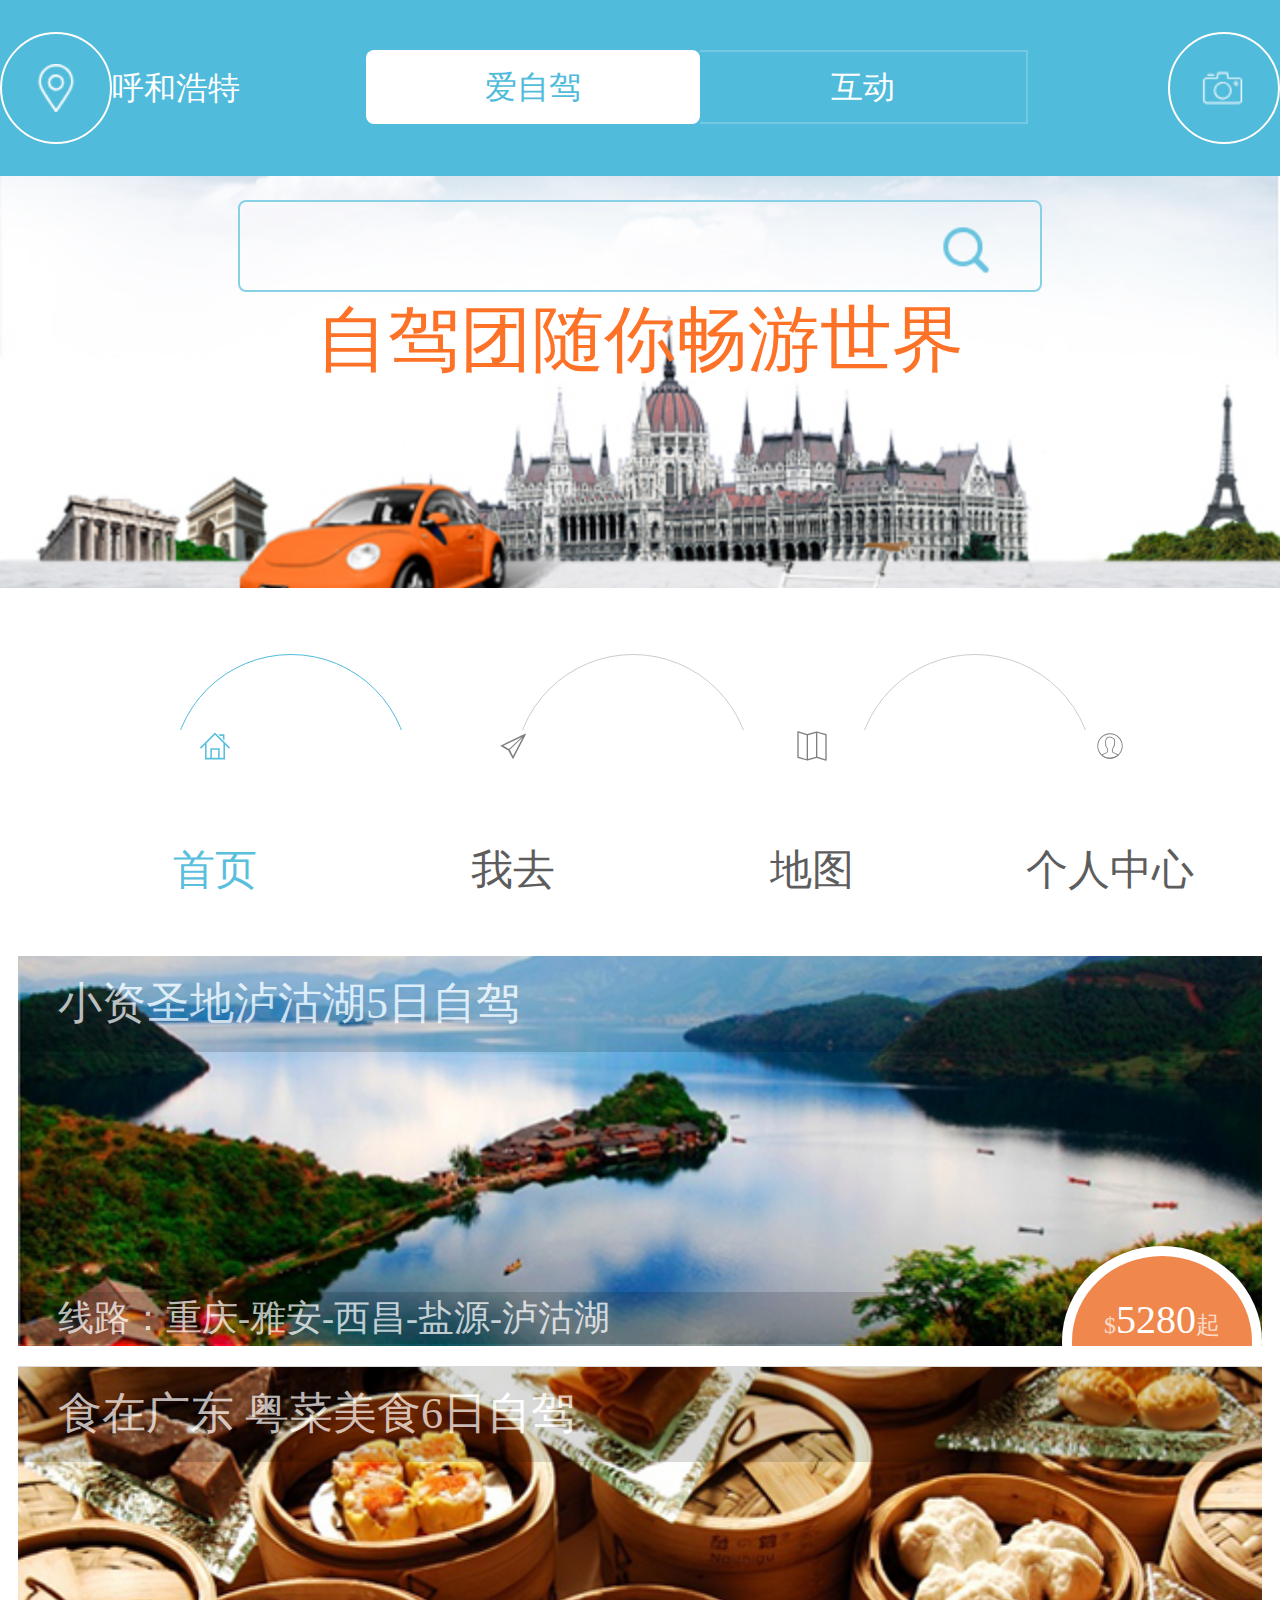
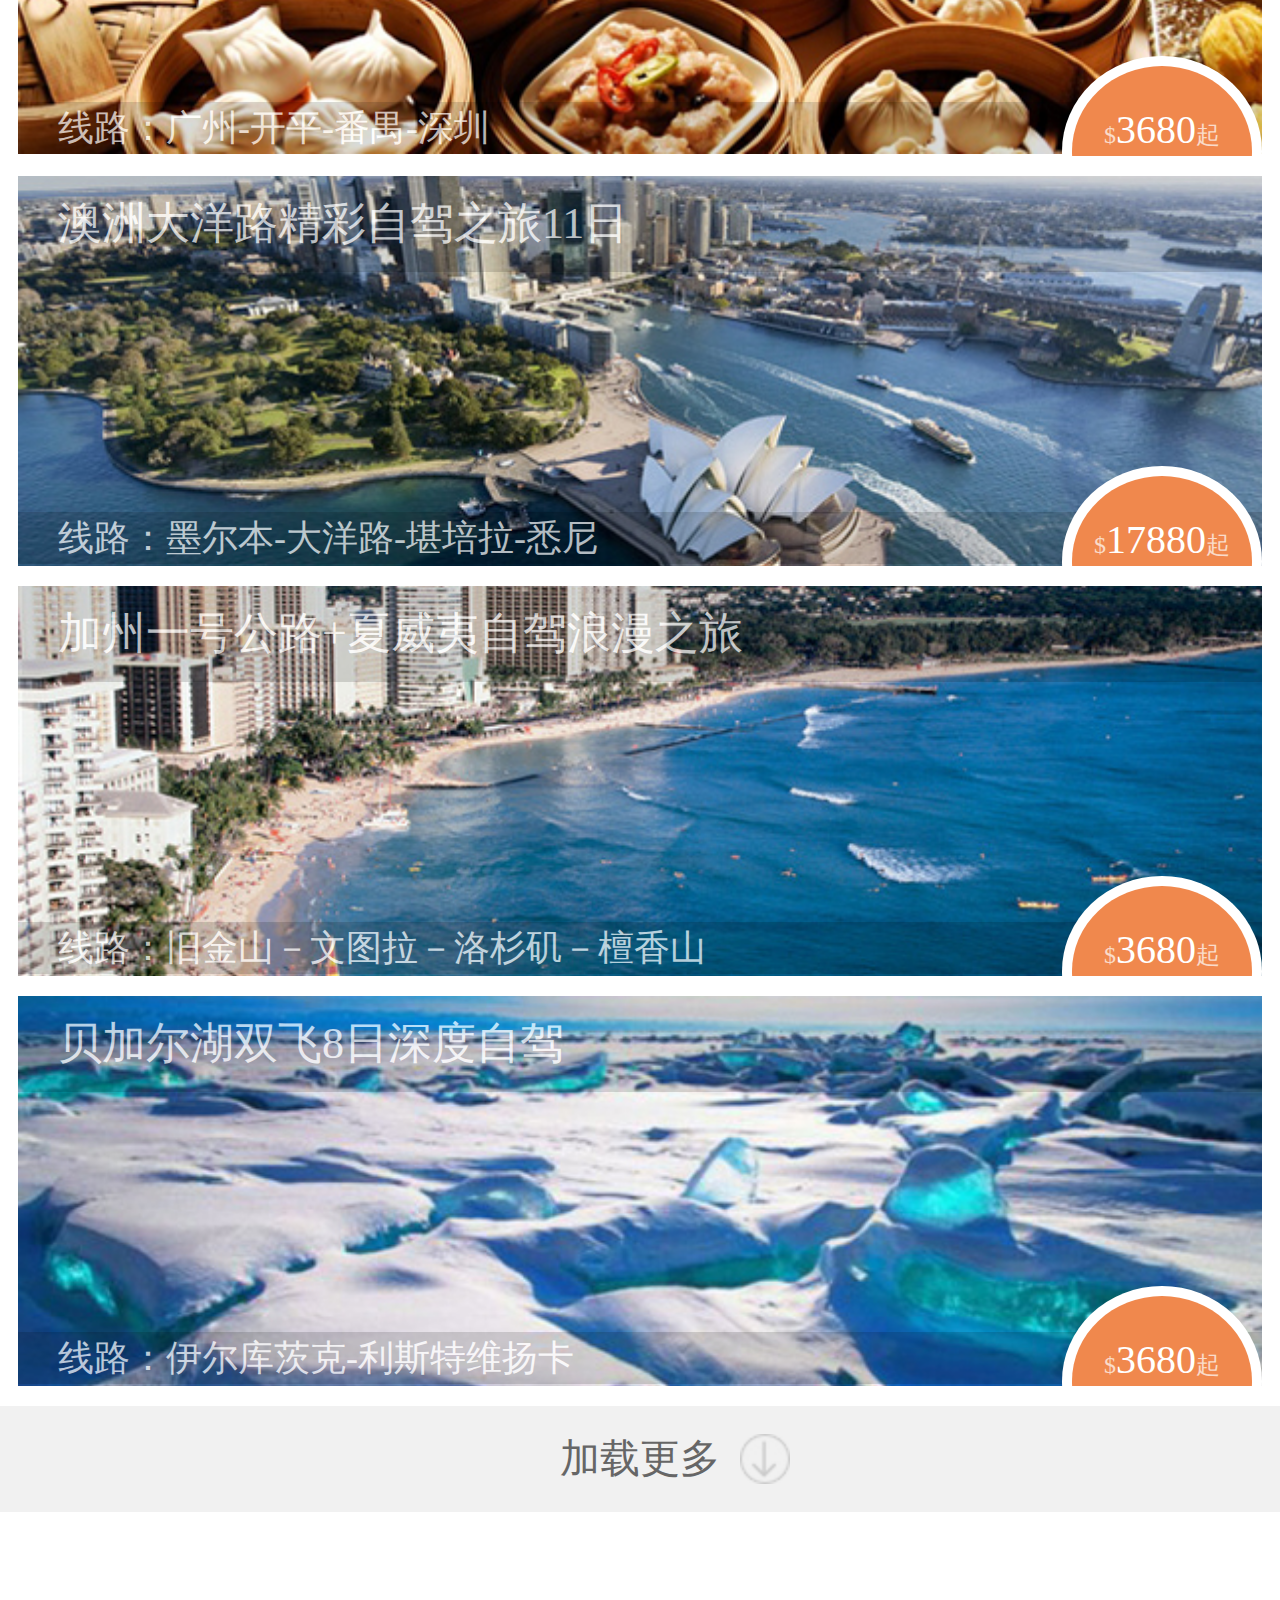
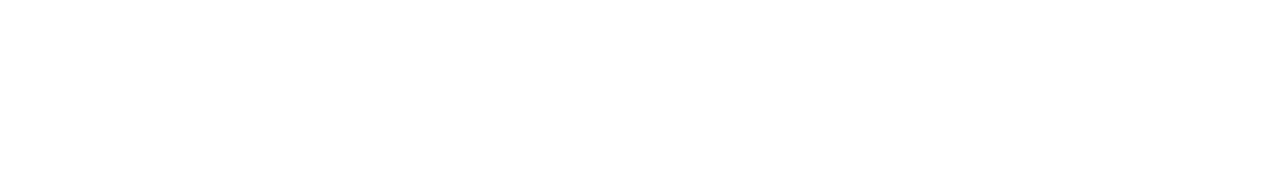
<file: index.html>
<!DOCTYPE html>
<html lang="en">
<head>
  <meta charset="UTF-8" />
  <title>爱自驾</title>
  <link rel="icon" href="images/bitbug_favicon.ico" >
  <link rel="stylesheet" type="text/css" href="css/reset.css">
  <link rel="stylesheet" type="text/css" href="css/index.css">
  <meta name="viewport" content="width=device-width, user-scalable=no, initial-scale=1.0, maximum-scale=1.0, minimum-scale=1.0" />

</head>
<body>
<header>
<!--   <div class="top clearfix">
  <div class="left clearfix">
   <a href="#"><img src="images/xinhao.png.lnk" alt="" /></a>
    <a href="#">中国移动</a>
    <a href="#"><img src="images/xin.png.lnk" alt="" /></a>

    </div>
<a class="time" href="#">18:14</a>
    <div class="right clearfix">
    <a href="#"><img src="images/lanya.png.lnk" alt="" /></a>
    <a href="#">22%</a>
    <a href="#"><img src="images/dianchi.png.lnk" alt="" /></a>
    </div>
  </div> -->
  <div class="bottom clearfix">
    <a class="dingwei" href="#"></a>
    <a href="#">呼和浩特</a>
    <div class=" clearfix">
    <a class="love" href="#">爱自驾</a>
    <a class="hudong" href="#">互动</a>
    </div>
    <a class="xiangji" href="#"></a>
  </div>
  <div class="banner clearfix" >
    <form action="">
      <input type="text" />
      <a href="product.html"></a>
    </form>
    <p>自驾团随你畅游世界</p>
  </div>
</header>
<section>
  <div class="main-top clearfix">
    <a href="#">全部</a>
    <a href="#">境内</a>
    <a href="#">境外</a>
  </div>
  <div class="main-bottom clearfix">
    <!-- <a href="#"><img src="images/pic1.jpg" alt="" />
      <a class="w" href="#">小资圣地泸沽湖5日自驾</a>
      <a class="c" href="#">线路</a>
    </a> -->
    <a href="search.html">
      <div class="pic1 clearfix">
        <h3>小资圣地泸沽湖5日自驾</h3>
        <p>线路：重庆-雅安-西昌-盐源-泸沽湖</p>
        <h4><span><em>$</em>5280<em>起</em></span></h4>
      </div>
    </a>
     <a href="search.html">
      <div class="pic2 clearfix">
        <h3>食在广东 粤菜美食6日自驾</h3>
        <p>线路：广州-开平-番禺-深圳</p>
       <h4><span><em>$</em>3680<em>起</em></span></h4>
      </div>
    </a>
    <a href="search.html">
      <div class="pic3 clearfix">
        <h3>澳洲大洋路精彩自驾之旅11日</h3>
        <p>线路：墨尔本-大洋路-堪培拉-悉尼</p>
        <h4><span><em>$</em>17880<em>起</em></span></h4>
      </div>
    </a>
    <a href="search.html">
      <div class="pic4 clearfix">
        <h3>加州一号公路+夏威夷自驾浪漫之旅</h3>
        <p>线路：旧金山－文图拉－洛杉矶－檀香山</p>
        <h4><span><em>$</em>3680<em>起</em></span></h4>
      </div>
    </a>
    <a href="search.html">
      <div class="pic5 clearfix">
        <h3>贝加尔湖双飞8日深度自驾</h3>
        <p>线路：伊尔库茨克-利斯特维扬卡</p>
        <h4><span><em>$</em>3680<em>起</em></span></h4>
      </div>
    </a>
  </div>
  <div class="more clearfix">
    <a href="#">加载更多</a>
  </div>
</section>
<footer class=" clearfix">
<div class="last clearfix">
  <ul>
  <li><a href="#">首页</a></li>
  <li><a href="#">我去</a></li>
  <li><a href="#">地图</a></li>
  <li><a href="indent1.html">个人中心</a></li>
</ul>

</div>




</footer>
<script>
        document.documentElement.style.fontSize = document.documentElement.clientWidth / 6.4 + 'px';
    </script>
</body>
</html>
</file>
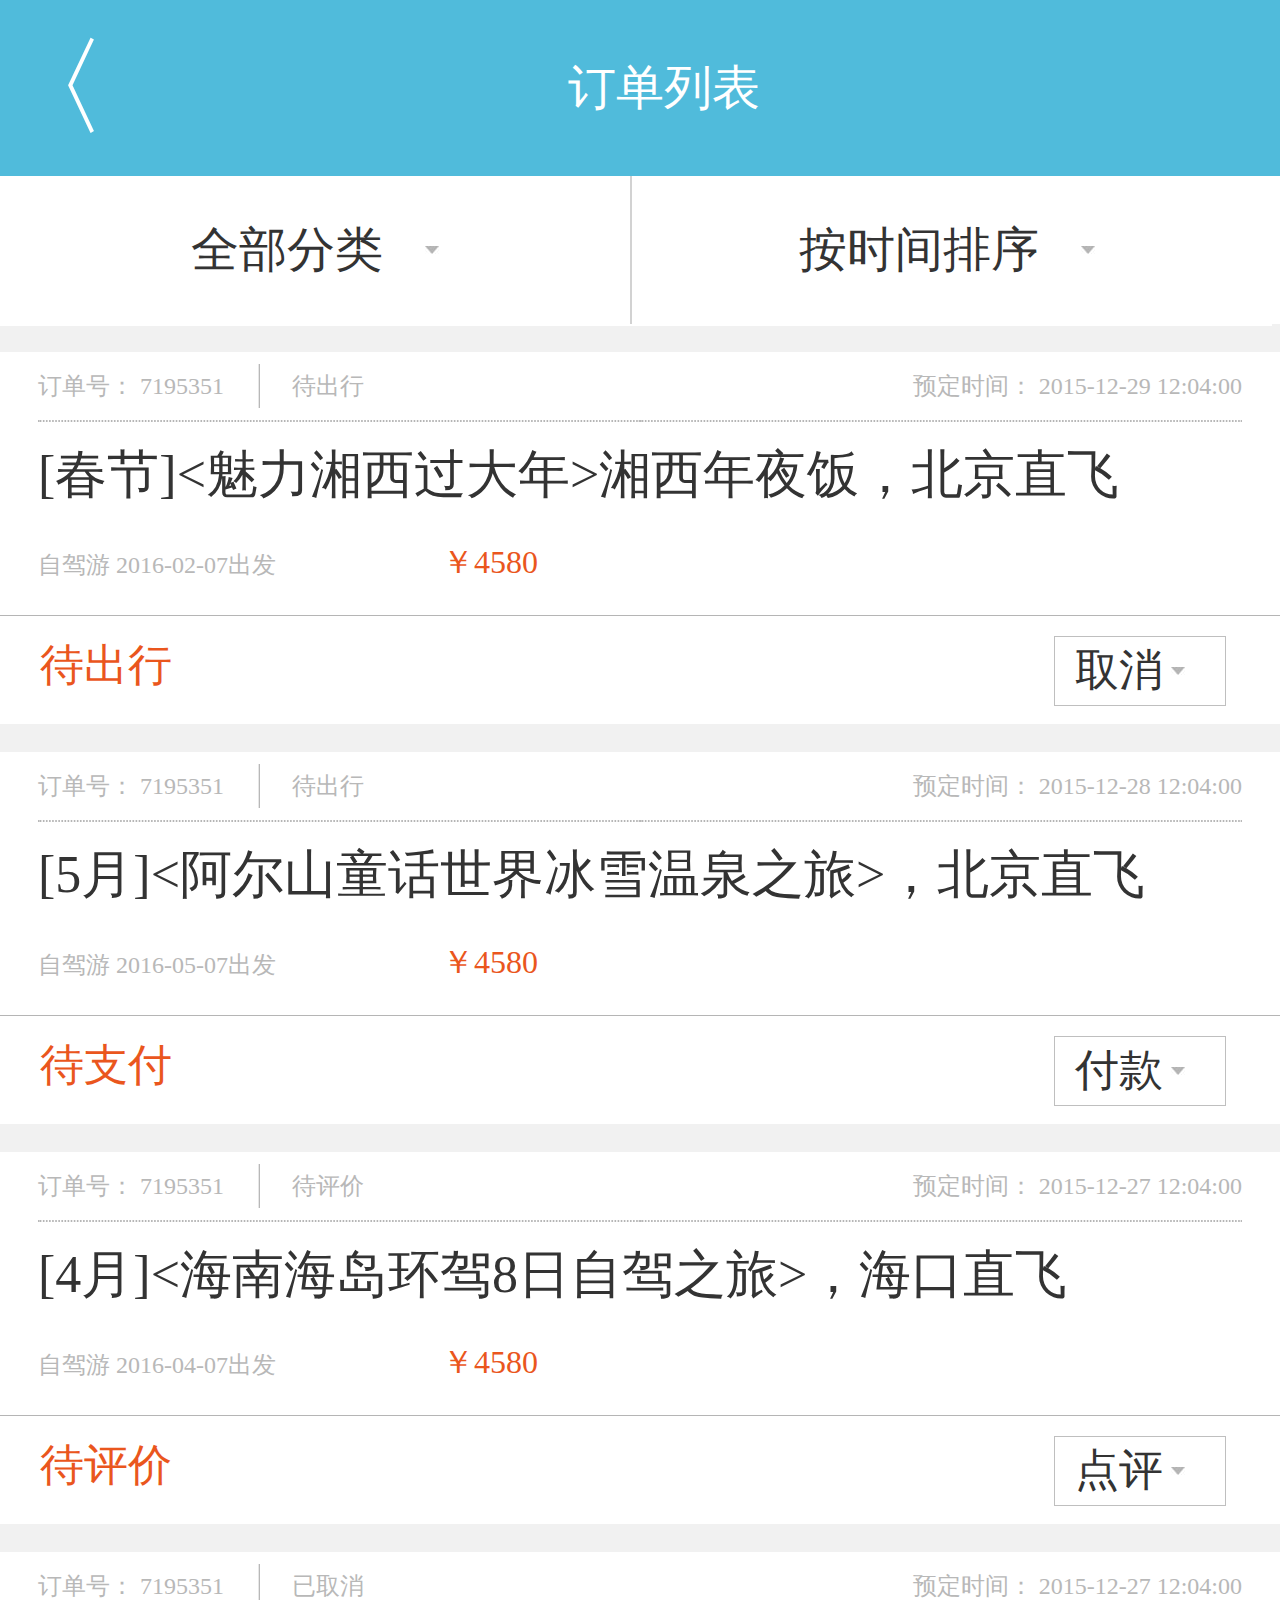
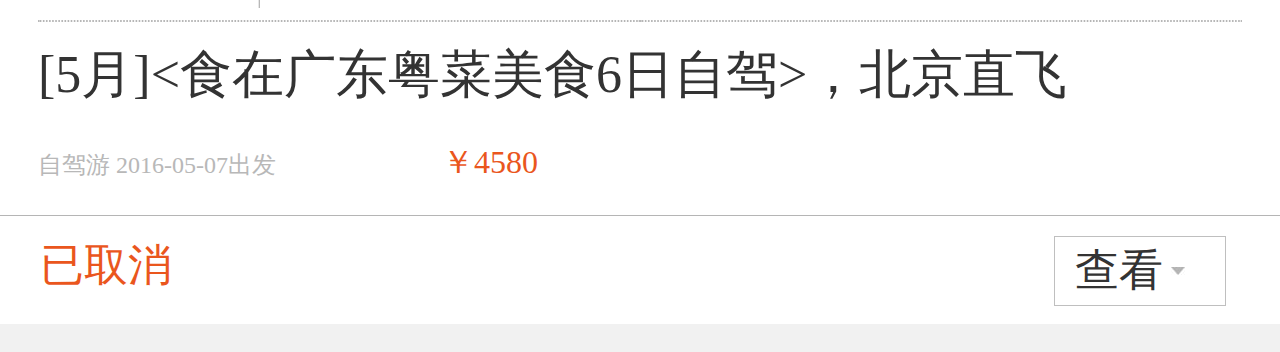
<file: indent1.html>
<!DOCTYPE html>
<html lang="en">

<head>
    <meta charset="UTF-8" />
    <title>个人中心_订单列表页面</title>
    <link rel="icon" href="images/bitbug_favicon.ico">
    <link rel="stylesheet" type="text/css" href="css/reset.css">
    <link rel="stylesheet" type="text/css" href="css/indent1.css">
    <meta name="viewport" content="width=device-width, user-scalable=no, initial-scale=1.0, maximum-scale=1.0, minimum-scale=1.0" />
</head>

<body>
    <header>
        <div class="top clearfix">
            <a class="sign"href="index.html">〈</a>
            <a class="order" href="#">订单列表</a>
        </div>
        <div class="bottom clearfix">
            <ul>
                <li><a href="#">全部分类</a>
                    <ul>
                        <li><a href="#">全部分类</a></li>
                        <li><a href="#">待出行</a></li>
                        <li><a href="#">待支付</a></li>
                        <li><a href="#">待评价</a></li>
                        <li><a href="#">已取消</a></li>
                    </ul>
                </li>
                <li><a href="#">按时间排序</a>
                    <ul>
                        <li><a href="#"></a>按下单时间排序</li>
                        <li><a href="#"></a>按出行时间排序</li>
                    </ul>
                </li>
            </ul>
        </div>
    </header>
    <section>
        <a href="indent2.html">
    <div class="indent clearfix">
        <div class="indent-top clearfix">
            <p>订单号： 7195351</p>
            <p>待出行</p>
            <p>预定时间： 2015-12-29 12:04:00</p>
            <p></p>
            <h3><span>[春节]<魅力湘西过大年>湘西年夜饭，北京直飞</span></h3>
            <p>自驾游  2016-02-07出发 <span>￥4580</span></p>
        </div>
        <div class="indent-bottom clearfix">
            <p>待出行</p>
            <p><span>取消</span></p>
        </div>
    </div>
    </a>
        <a href="indent2.html">
    <div class="indent clearfix">
        <div class="indent-top clearfix">
            <p>订单号： 7195351</p>
            <p>待出行</p>
            <p>预定时间： 2015-12-28  12:04:00</p>
            <p></p>
            <h3><span>[5月]<阿尔山童话世界冰雪温泉之旅>，北京直飞</span></h3>
            <p>自驾游  2016-05-07出发 <span>￥4580</span></p>
        </div>
        <div class="indent-bottom clearfix">
            <p>待支付</p>
            <p><span>付款</span></p>
        </div>
    </div>
    </a><a href="indent2.html">
    <div class="indent clearfix">
        <div class="indent-top clearfix">
            <p>订单号： 7195351</p>
            <p>待评价</p>
            <p>预定时间： 2015-12-27  12:04:00</p>
            <p></p>
            <h3><span>[4月]<海南海岛环驾8日自驾之旅>，海口直飞</span></h3>
            <p>自驾游  2016-04-07出发 <span>￥4580</span></p>
        </div>
        <div class="indent-bottom clearfix">
            <p>待评价</p>
            <p><span>点评</span></p>
        </div>
    </div>
    </a>
        <a href="indent2.html">
    <div class="indent clearfix">
        <div class="indent-top clearfix">
            <p>订单号： 7195351</p>
            <p>已取消</p>
            <p>预定时间： 2015-12-27  12:04:00</p>
            <p></p>
            <h3><span>[5月]<食在广东粤菜美食6日自驾>，北京直飞</span></h3>
            <p>自驾游  2016-05-07出发 <span>￥4580</span></p>
        </div>
        <div class="indent-bottom clearfix">
            <p>已取消</p>
            <p><span>查看</span></p>
        </div>
    </div>
    </a>
    </section>
    <footer></footer>
    <script>
    document.documentElement.style.fontSize = document.documentElement.clientWidth / 6.4 + 'px';
    </script>
</body>

</html>
</file>
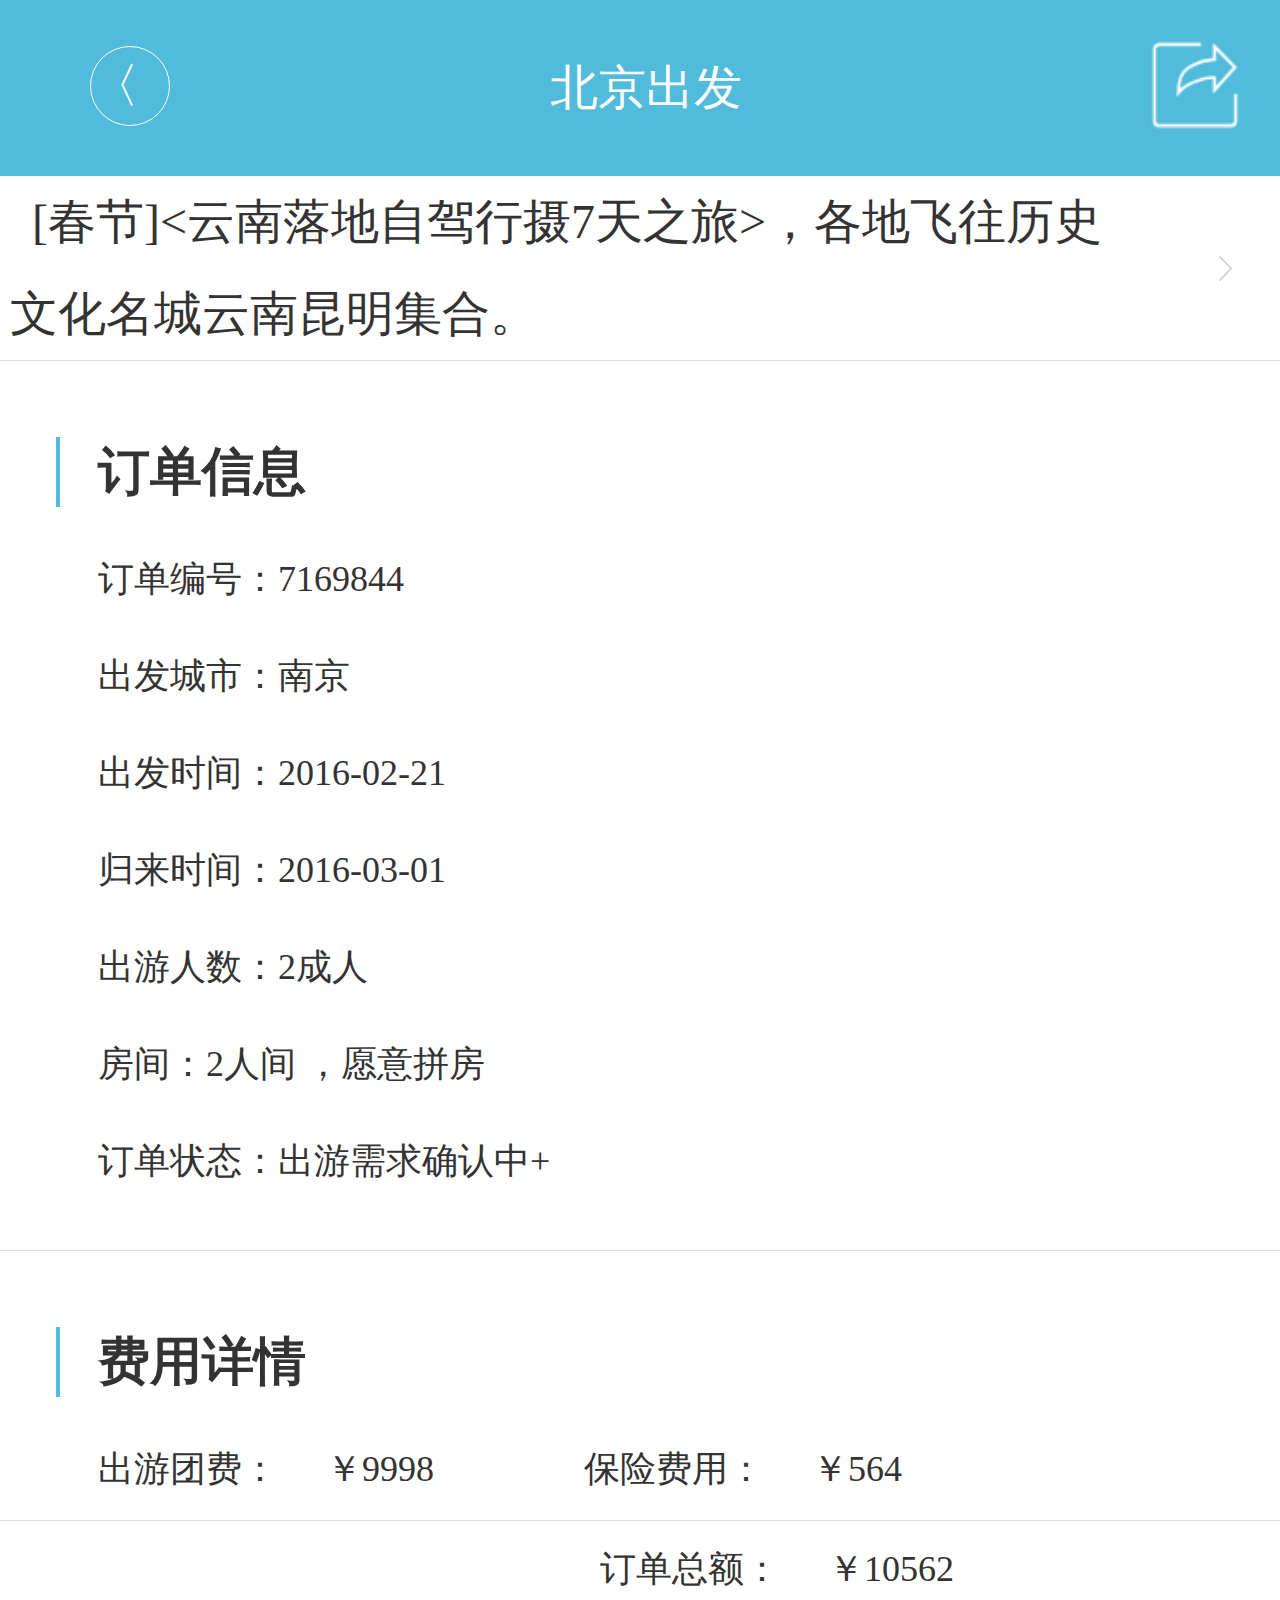
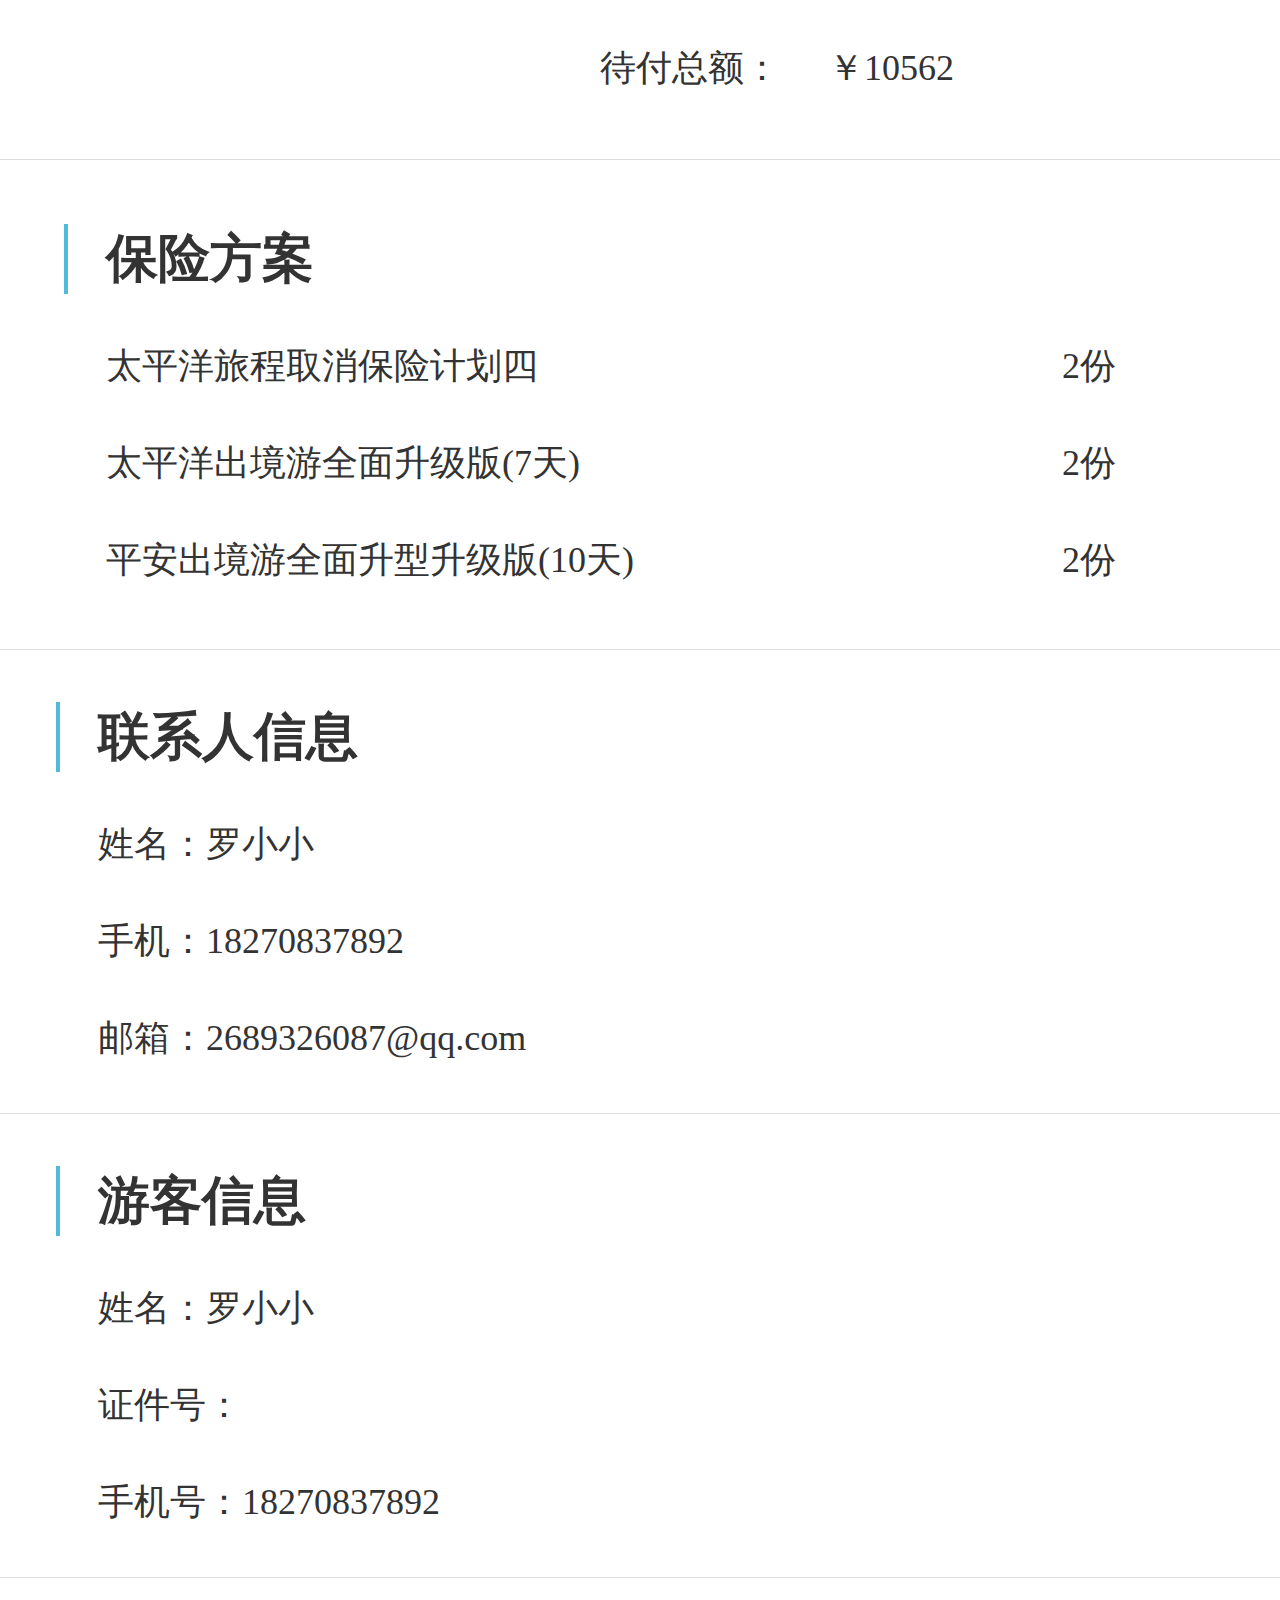
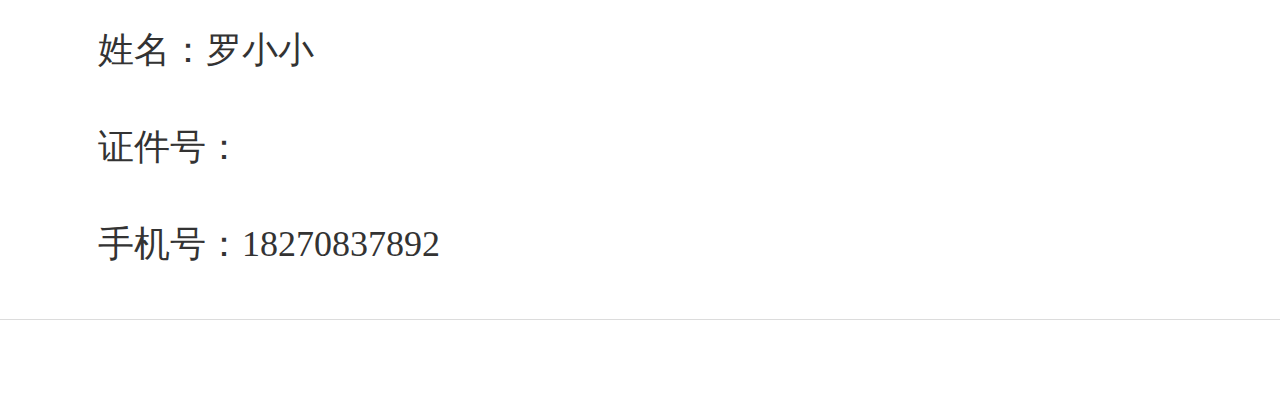
<file: indent2.html>
<!DOCTYPE html>
<html lang="en">
<head>
    <meta charset="UTF-8" />
    <title>自驾团订单详情页</title>
    <link rel="icon" href="images/bitbug_favicon.ico">
    <link rel="stylesheet" type="text/css" href="css/reset.css">
    <link rel="stylesheet" type="text/css" href="css/indent2.css">
    <meta name="viewport" content="width=device-width, user-scalable=no, initial-scale=1.0, maximum-scale=1.0, minimum-scale=1.0" />
</head>
<body>
<header>
     <div class="top clearfix">
            <a href="indent1.html">〈</a>
            <a  href="#">北京出发</a>
            <a href="#"><img src="images/fenxiang.png" alt="" /></a>
        </div>
</header>
<section>
<a href="#">
    <div class="text1">
        <h3>[春节]<云南落地自驾行摄7天之旅>，各地飞往历史文化名城云南昆明集合。</h3>
    </div>
    <div class="text2">
        <h4>订单信息</h4>
        <p>订单编号：7169844</p>
        <p>出发城市：南京</p>
        <p>出发时间：2016-02-21</p>
        <p>归来时间：2016-03-01</p>
        <p>出游人数：2成人</p>
        <p>房间：2人间 ，愿意拼房</p>
        <p>订单状态：出游需求确认中+</p>
    </div>
    <div class="text3 clearfix">
        <h4>费用详情</h4>
        <p>出游团费：<span>￥9998</span></p>
        <p>保险费用：<span>￥564</span></p>
    </div>
    <div class="text4">
        <p>订单总额：<span>￥10562</span></p>
        <p>待付总额：<span>￥10562</span></p>
    </div>
    <div class="text5">
        <h4>保险方案</h4>
        <p>太平洋旅程取消保险计划四<span>2份</span></p>
        <p>太平洋出境游全面升级版(7天)<span>2份</span></p>
        <p>平安出境游全面升型升级版(10天)<span>2份</span></p>
    </div>
    <div class="text6">
        <h4>联系人信息</h4>
        <p>姓名：罗小小</p>
        <p>手机：18270837892</p>
        <p>邮箱：2689326087@qq.com</p>
    </div>
    <div class="text7">
        <h4>游客信息</h4>
        <p>姓名：罗小小</p>
        <p>证件号：</p>
        <p>手机号：18270837892</p>
    </div>
    <div class="text8">
        <p>姓名：罗小小</p>
        <p>证件号：</p>
        <p>手机号：18270837892</p>
    </div>
    </a>
</section>
<footer></footer>
<script>
    document.documentElement.style.fontSize = document.documentElement.clientWidth / 6.4 + 'px';
    </script>
</body>
</html>
</file>
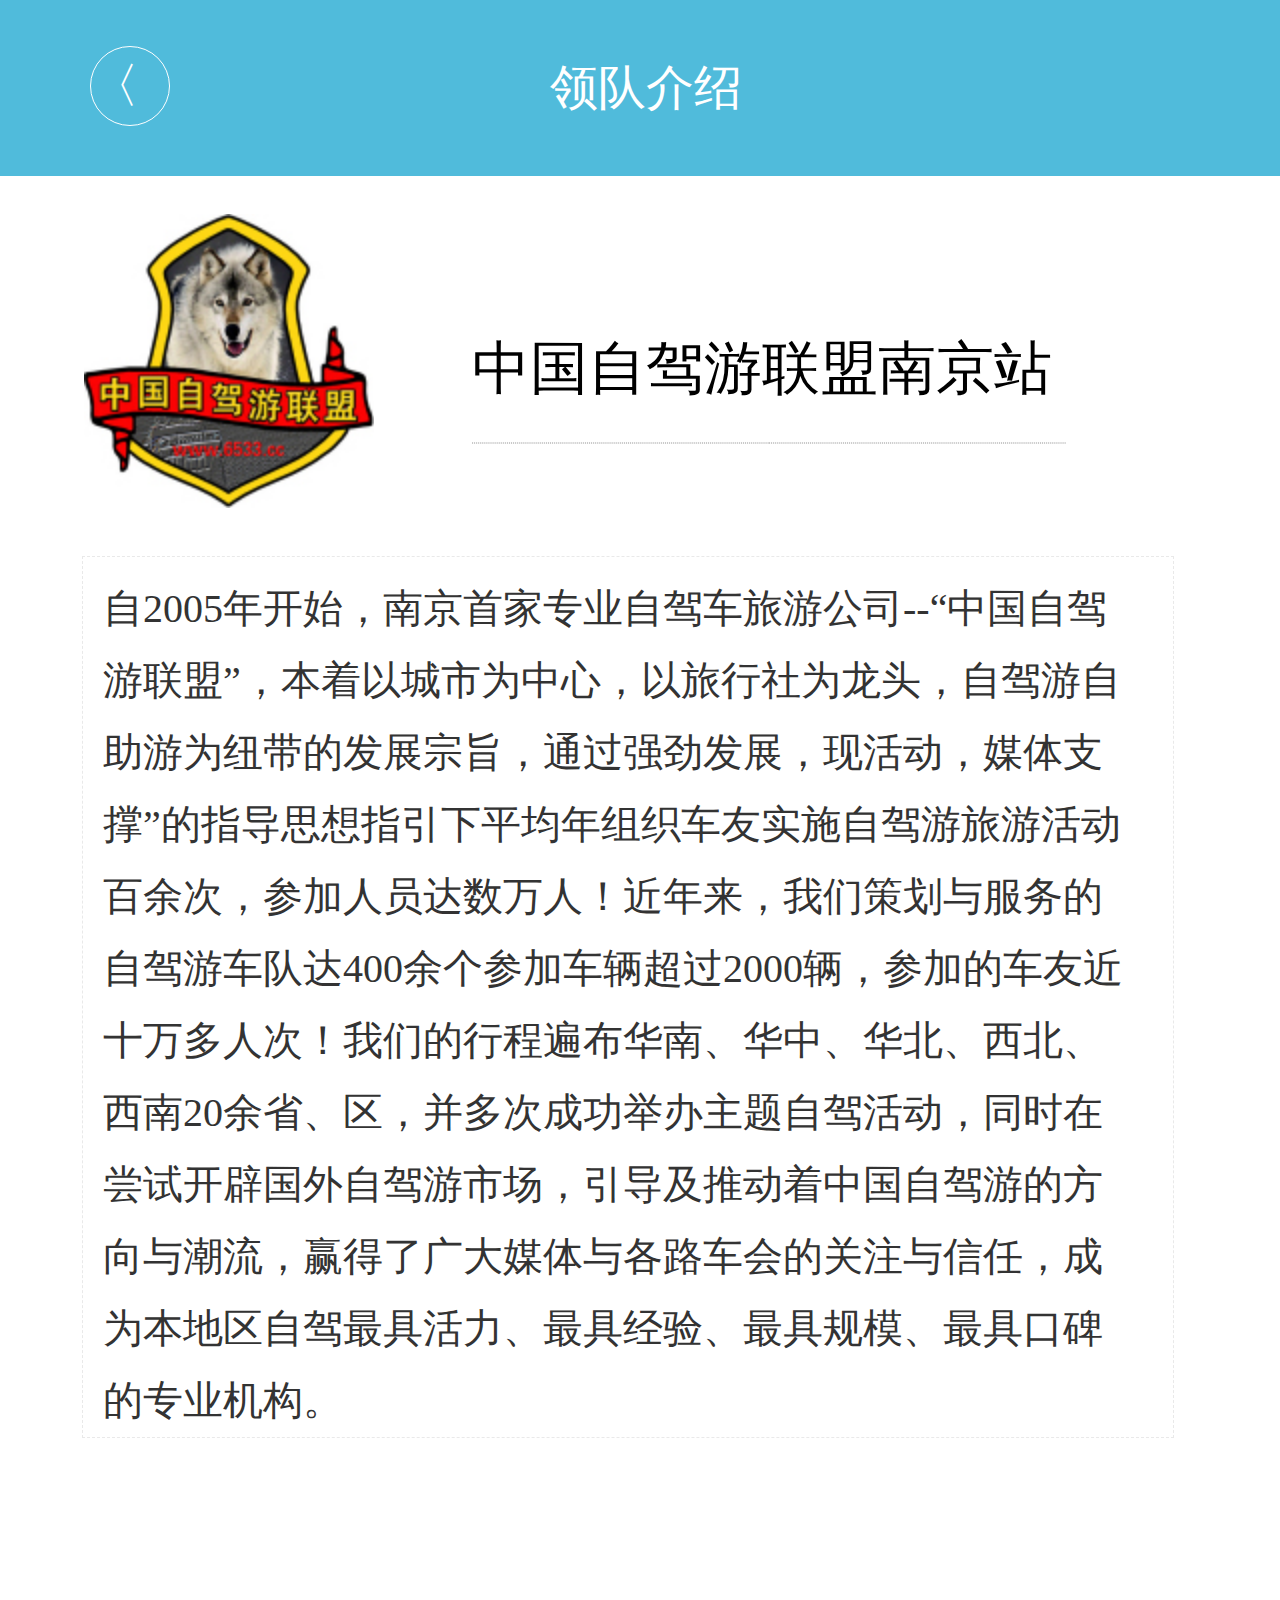
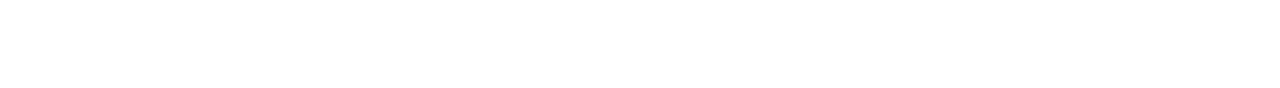
<file: introduction.html>
<!DOCTYPE html>
<html lang="en">
<head>
    <meta charset="UTF-8" />
    <title>自驾团领队介绍</title>
    <link rel="icon" href="images/bitbug_favicon.ico.lnk">
    <link rel="stylesheet" type="text/css" href="css/reset.css">
    <link rel="stylesheet" type="text/css" href="css/introduction.css">
    <meta name="viewport" content="width=device-width, user-scalable=no, initial-scale=1.0, maximum-scale=1.0, minimum-scale=1.0" />
</head>
<body>
    <header>
         <div class="top clearfix">
            <a href="search.html">〈</a>
            <a  href="#">领队介绍</a>
        </div>
    </header>
    <section>
        <div class="main-top clearfix">
            <img src="images/lang_03.jpg" alt="" />
            <h1>中国自驾游联盟南京站</h1>
            <p></p>
        </div>
        <div class="article">
            <p>自2005年开始，南京首家专业自驾车旅游公司--“中国自驾游联盟”，本着以城市为中心，以旅行社为龙头，自驾游自助游为纽带的发展宗旨，通过强劲发展，现活动，媒体支撑”的指导思想指引下平均年组织车友实施自驾游旅游活动百余次，参加人员达数万人！近年来，我们策划与服务的自驾游车队达400余个参加车辆超过2000辆，参加的车友近十万多人次！我们的行程遍布华南、华中、华北、西北、西南20余省、区，并多次成功举办主题自驾活动，同时在尝试开辟国外自驾游市场，引导及推动着中国自驾游的方向与潮流，赢得了广大媒体与各路车会的关注与信任，成为本地区自驾最具活力、最具经验、最具规模、最具口碑的专业机构。</p>
        </div>
    </section>
    <footer></footer>
     <script>
    document.documentElement.style.fontSize = document.documentElement.clientWidth / 6.4 + 'px';
    </script>
</body>
</html>
</file>
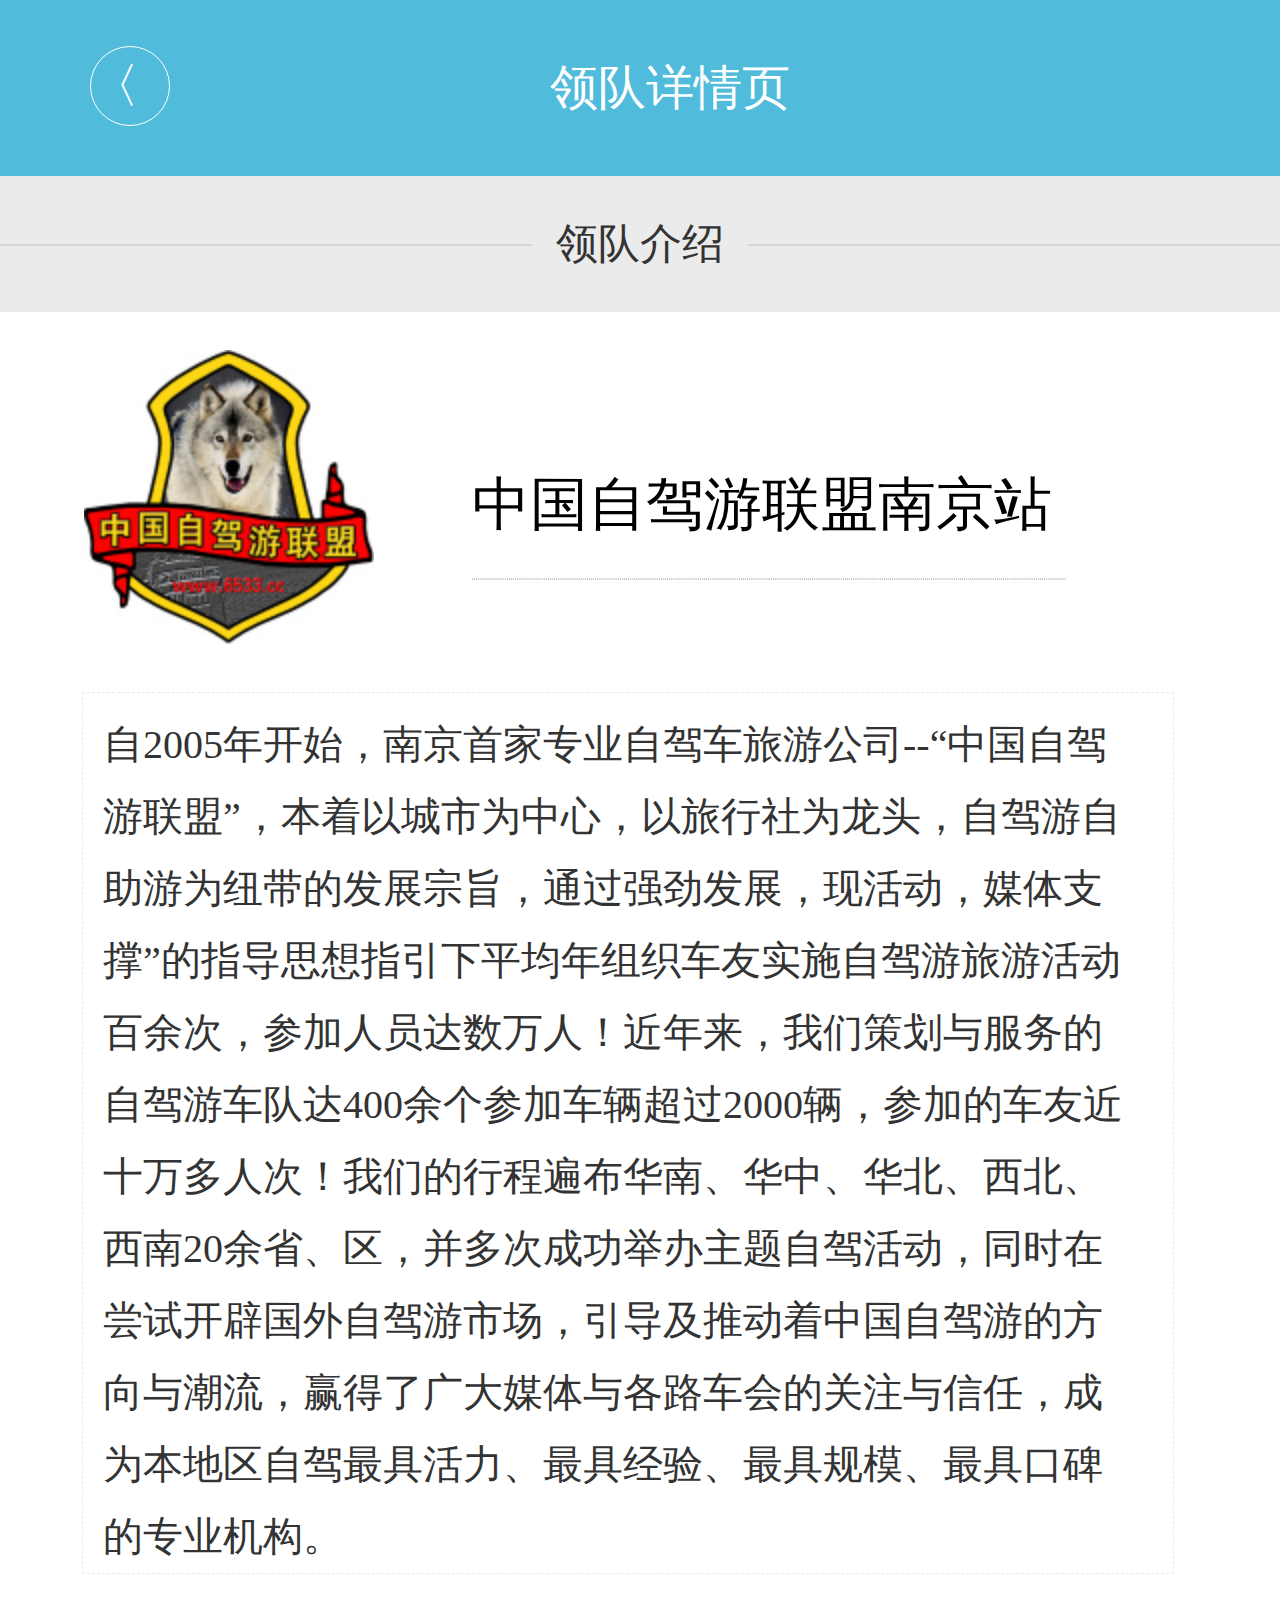
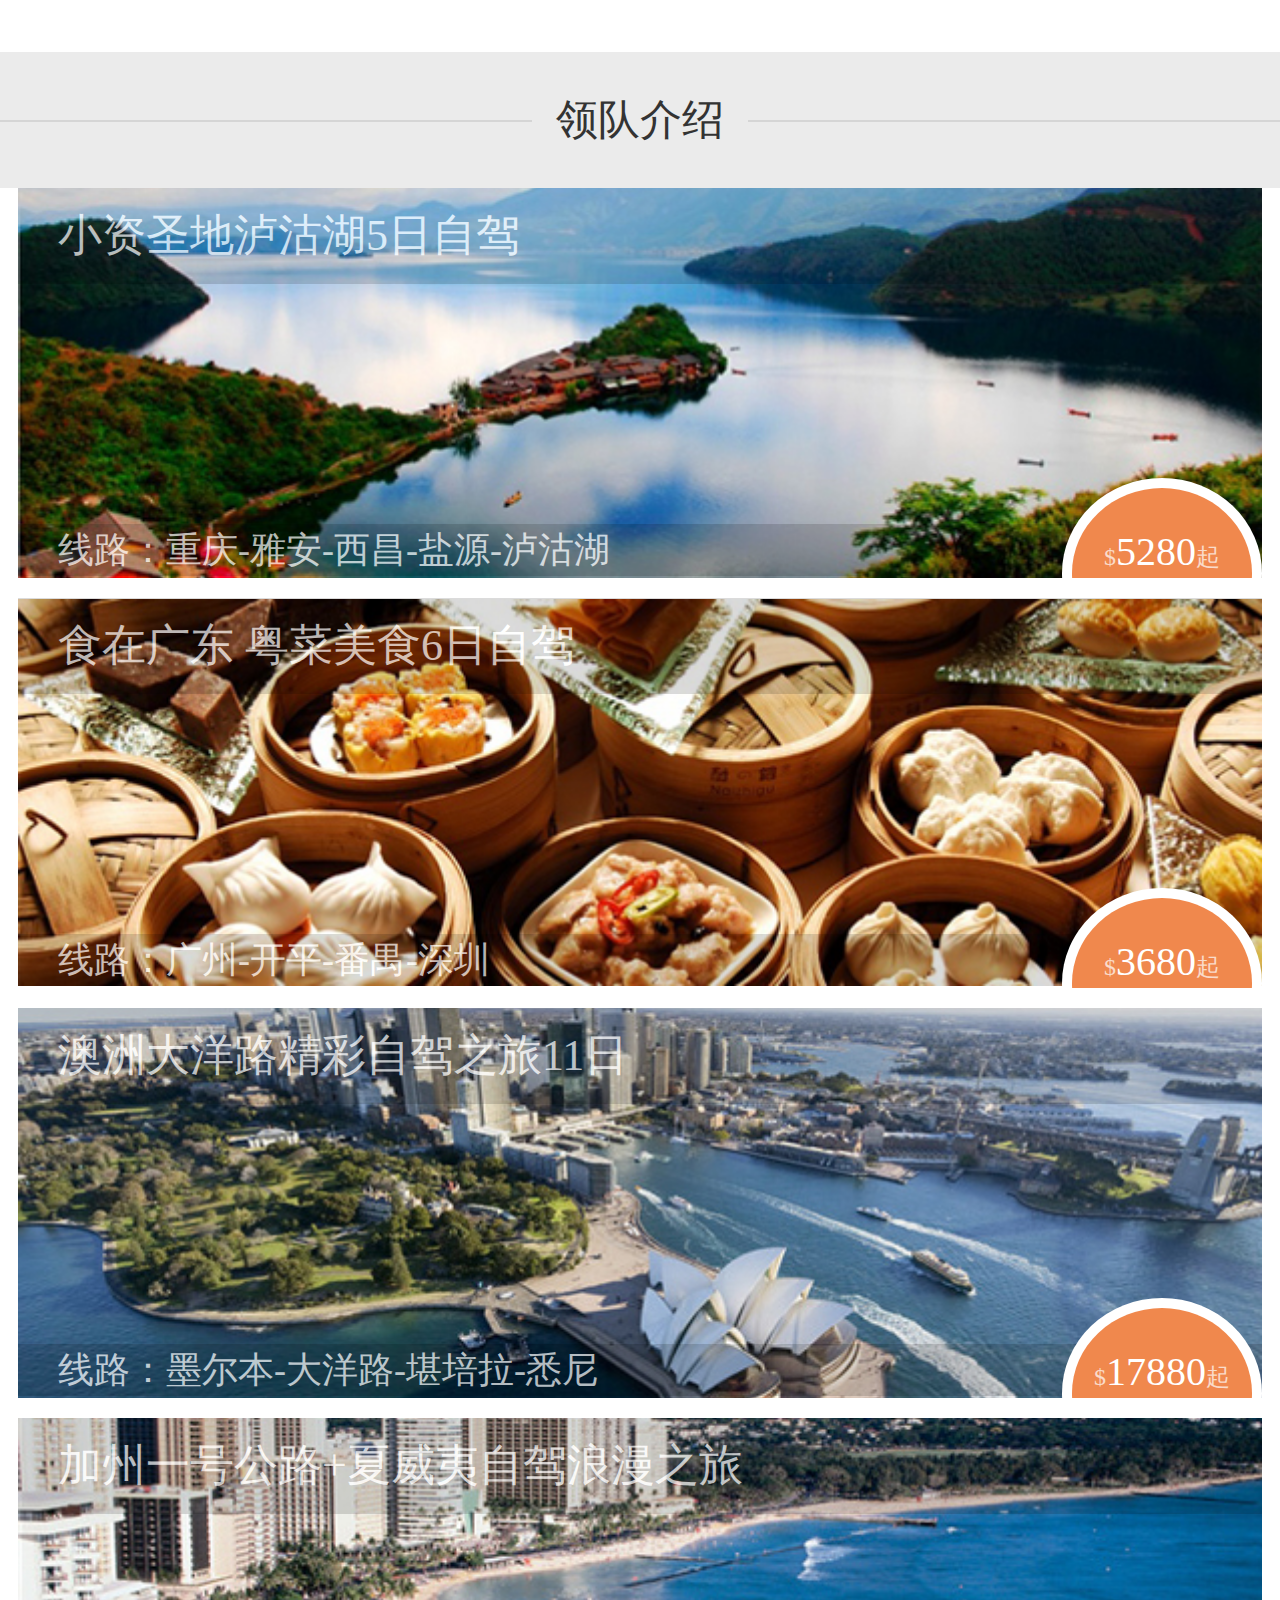
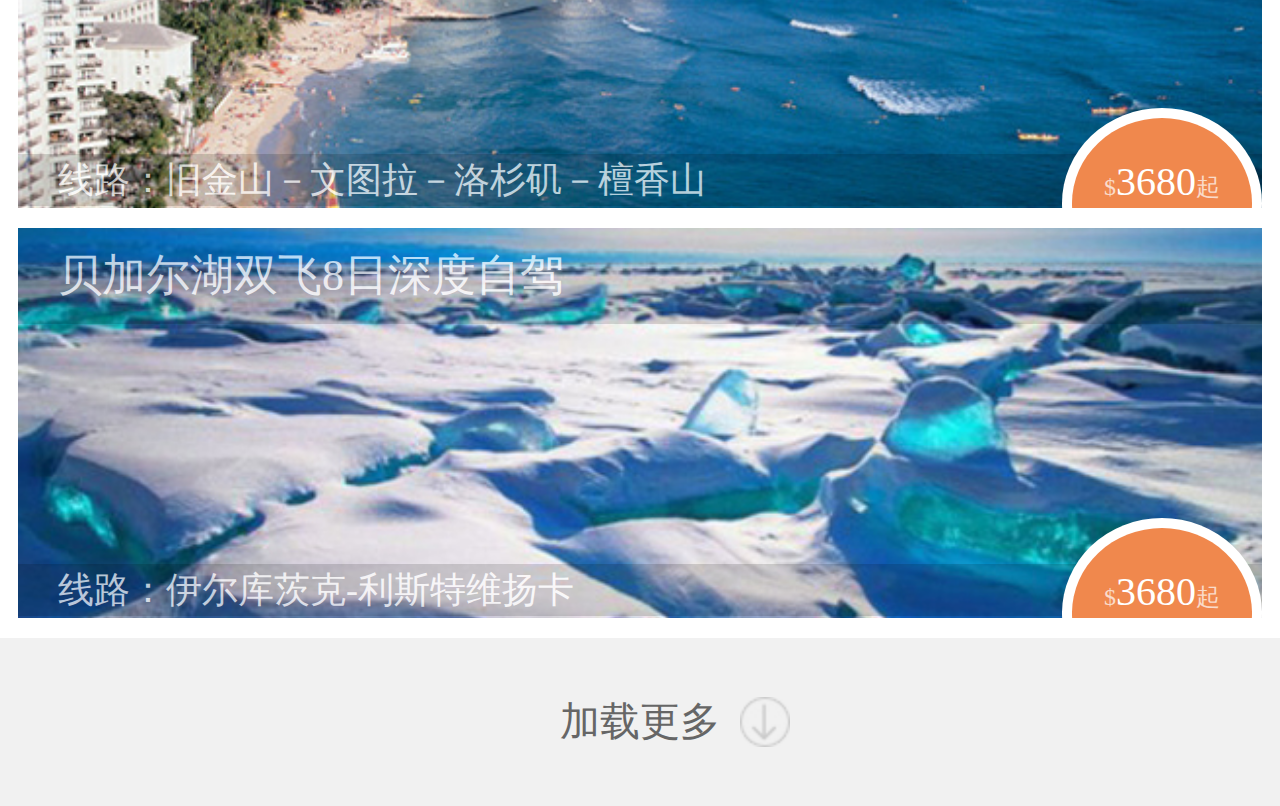
<file: introduction2.html>
<!DOCTYPE html>
<html lang="en">
<head>
    <meta charset="UTF-8" />
    <title>自驾团领队详情页</title>
    <link rel="icon" href="images/bitbug_favicon.ico">
    <link rel="stylesheet" type="text/css" href="css/reset.css">
    <link rel="stylesheet" type="text/css" href="css/introduction2.css">
    <meta name="viewport" content="width=device-width, user-scalable=no, initial-scale=1.0, maximum-scale=1.0, minimum-scale=1.0" />
</head>
<body>
<header>
    <div class="top clearfix">
            <a href="search.html">〈</a>
            <a  href="#">领队详情页</a>
        </div>
</header>
<section>
    <div class="main-top">
        <div class="m-t-t clearfix">
            <p></p>
            <h3>领队介绍</h3>
            <p></p>
        </div>
        <div class="m-t-b">
            <div class="introduction clearfix">
            <img src="images/lang_03.jpg" alt="" />
            <h1>中国自驾游联盟南京站</h1>
            <p></p>
        </div>
        <div class="article">
            <p>自2005年开始，南京首家专业自驾车旅游公司--“中国自驾游联盟”，本着以城市为中心，以旅行社为龙头，自驾游自助游为纽带的发展宗旨，通过强劲发展，现活动，媒体支撑”的指导思想指引下平均年组织车友实施自驾游旅游活动百余次，参加人员达数万人！近年来，我们策划与服务的自驾游车队达400余个参加车辆超过2000辆，参加的车友近十万多人次！我们的行程遍布华南、华中、华北、西北、西南20余省、区，并多次成功举办主题自驾活动，同时在尝试开辟国外自驾游市场，引导及推动着中国自驾游的方向与潮流，赢得了广大媒体与各路车会的关注与信任，成为本地区自驾最具活力、最具经验、最具规模、最具口碑的专业机构。</p>
        </div>
        </div>
    </div>
    <div class="main-bottom">
        <div class="m-b-t clearfix">
            <p></p>
            <h3>领队介绍</h3>
            <p></p>
        </div>
        <div class="product">
            <a href="#">
      <div class="pic1 clearfix">
        <h3>小资圣地泸沽湖5日自驾</h3>
        <p>线路：重庆-雅安-西昌-盐源-泸沽湖</p>
        <h4><span><em>$</em>5280<em>起</em></span></h4>
      </div>
    </a>
     <a href="#">
      <div class="pic2 clearfix">
        <h3>食在广东 粤菜美食6日自驾</h3>
        <p>线路：广州-开平-番禺-深圳</p>
       <h4><span><em>$</em>3680<em>起</em></span></h4>
      </div>
    </a>
    <a href="#">
      <div class="pic3 clearfix">
        <h3>澳洲大洋路精彩自驾之旅11日</h3>
        <p>线路：墨尔本-大洋路-堪培拉-悉尼</p>
        <h4><span><em>$</em>17880<em>起</em></span></h4>
      </div>
    </a>
    <a href="#">
      <div class="pic4 clearfix">
        <h3>加州一号公路+夏威夷自驾浪漫之旅</h3>
        <p>线路：旧金山－文图拉－洛杉矶－檀香山</p>
        <h4><span><em>$</em>3680<em>起</em></span></h4>
      </div>
    </a>
    <a href="#">
      <div class="pic5 clearfix">
        <h3>贝加尔湖双飞8日深度自驾</h3>
        <p>线路：伊尔库茨克-利斯特维扬卡</p>
        <h4><span><em>$</em>3680<em>起</em></span></h4>
      </div>
    </a>
        </div>
    </div>

</section>
<footer class="clearfix">
    <a href="#">加载更多</a>
</footer>
<script>
    document.documentElement.style.fontSize = document.documentElement.clientWidth / 6.4 + 'px';
    </script>
</body>
</html>
</file>
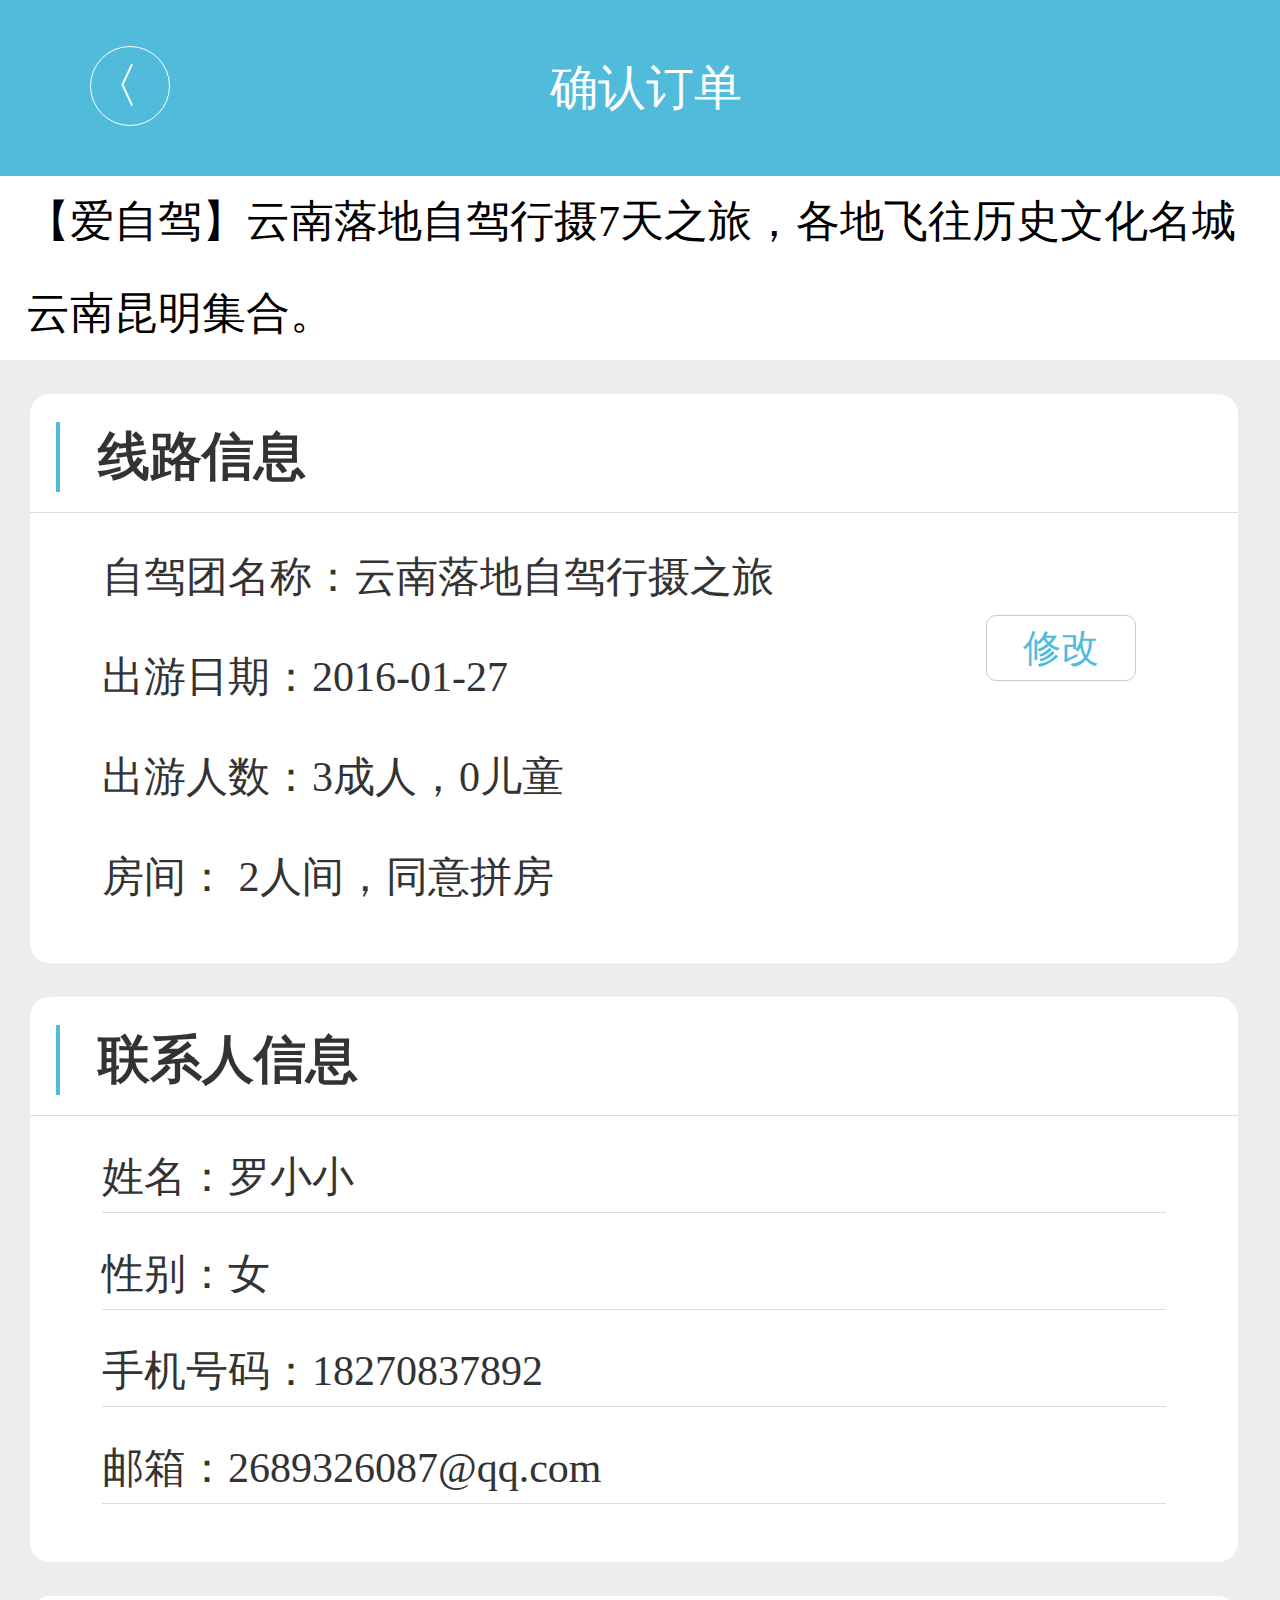
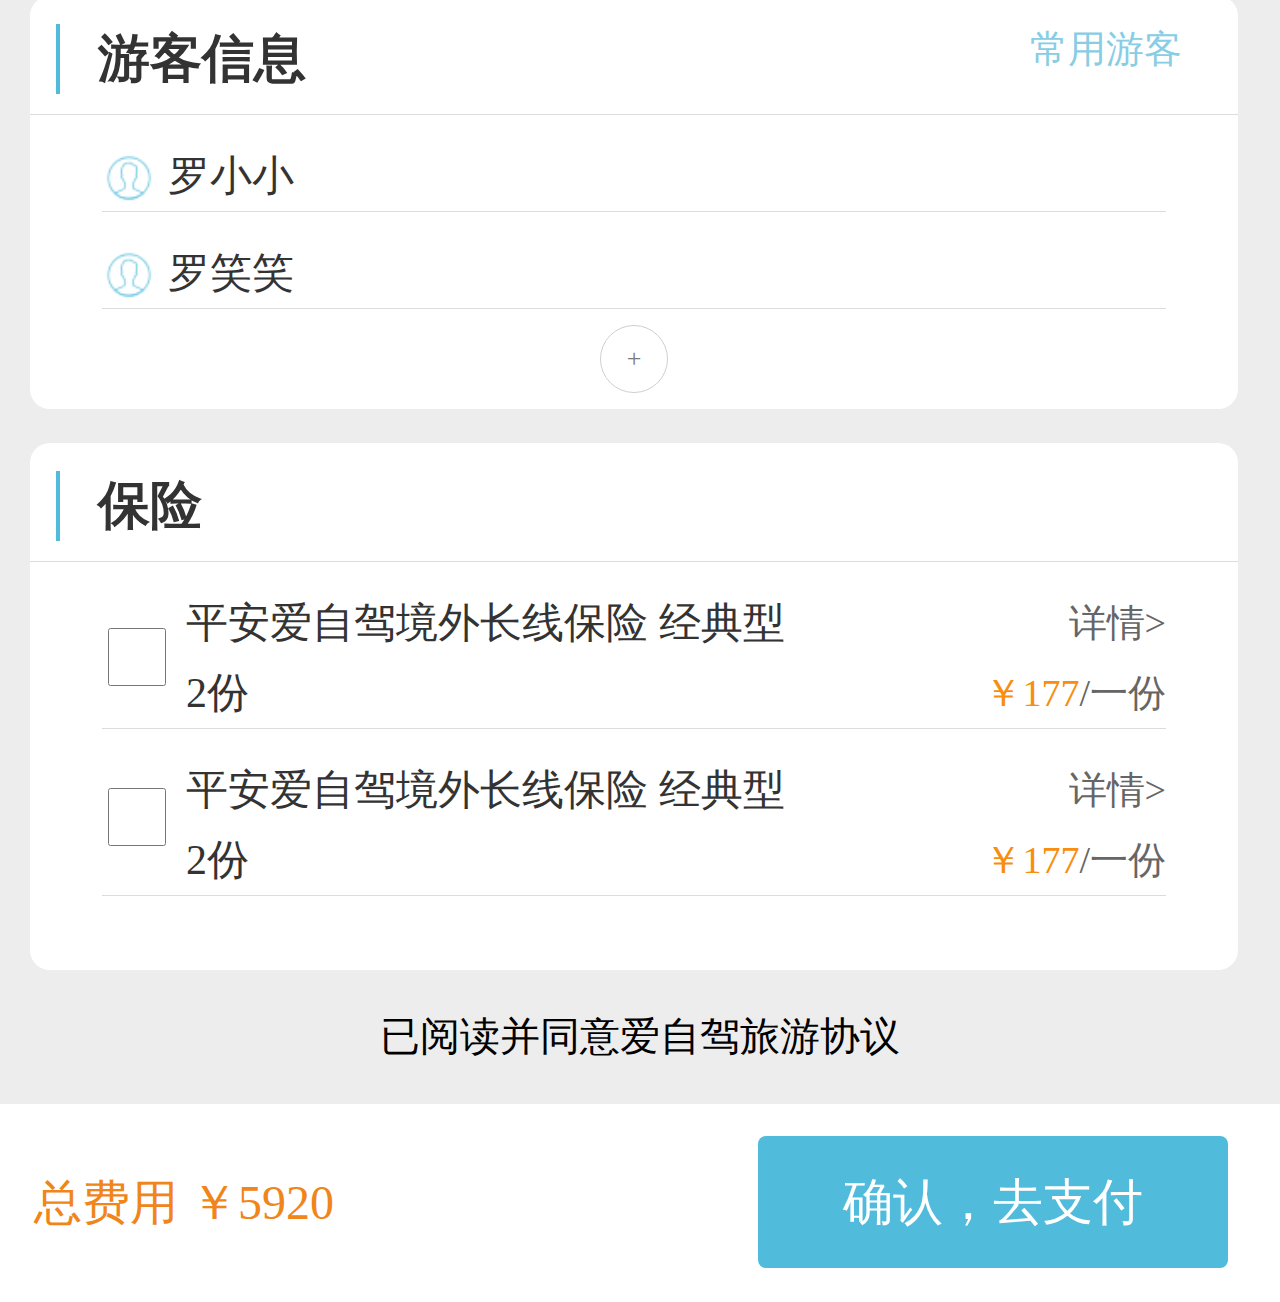
<file: order.html>
<!DOCTYPE html>
<html lang="en">

<head>
    <meta charset="UTF-8" />
    <title>自驾团确认订单页</title>
    <link rel="icon" href="images/bitbug_favicon.ico">
    <link rel="stylesheet" type="text/css" href="css/reset.css">
    <link rel="stylesheet" type="text/css" href="css/order.css">
    <meta name="viewport" content="width=device-width, user-scalable=no, initial-scale=1.0, maximum-scale=1.0, minimum-scale=1.0" />
</head>

<body>
    <header>
        <div class="top clearfix">
            <a href="time.html">〈</a>
            <a  href="#">确认订单</a>
        </div>
    </header>
    <section>
        <div class="main-top">
            <h2>【爱自驾】云南落地自驾行摄7天之旅，各地飞往历史文化名城云南昆明集合。</h2>
        </div>
        <div class="text1">
            <h3>线路信息</h3>
            <div class="content">
                <p>自驾团名称：云南落地自驾行摄之旅</p>
                <p>出游日期：2016-01-27 </p>
                <p>出游人数：3成人，0儿童</p>
                <p>房间： 2人间，同意拼房</p>
                <a class="modify" href="#">修改</a>
            </div>
        </div>
        <div class="text2">
            <h3>联系人信息</h3>
            <div class="content">
                <p>姓名：罗小小</p>
                <p>性别：女</p>
                <p>手机号码：18270837892</p>
                <p>邮箱：2689326087@qq.com</p>
            </div>
        </div>
        <div class="text3">
            <h3>游客信息 <a href="#">常用游客</a></h3>
            <div class="content">
                <p><a href="#"><img src="images/touxiang1.png" alt="" />罗小小</a></p>
                <p><a href="#"><img src="images/touxiang1.png" alt="" />罗笑笑</a></p>
                <a href="#">+</a>
            </div>
        </div>
        <div class="text4">
            <h3>保险</h3>
            <div class="content">
                <p>平安爱自驾境外长线保险 经典型<a href="#">详情></a><span>2份<em><samp>￥177</samp>/一份</em></span></p>
                <p>平安爱自驾境外长线保险 经典型 <a href="#">详情></a><span>2份<em><samp>￥177</samp>/一份</em></span></p>
                <form action="">
                    <input type="checkbox" />
                    <input type="checkbox" />
                </form>
            </div>
        </div>
        <h4>已阅读并同意爱自驾旅游协议</h4>
    </section>
    <footer class="clearfix">
        <p>总费用 ￥5920</p>
        <a href="pay.html">确认，去支付</a>
    </footer>
    <script>
    document.documentElement.style.fontSize = document.documentElement.clientWidth / 6.4 + 'px';
    </script>
</body>

</html>
</file>
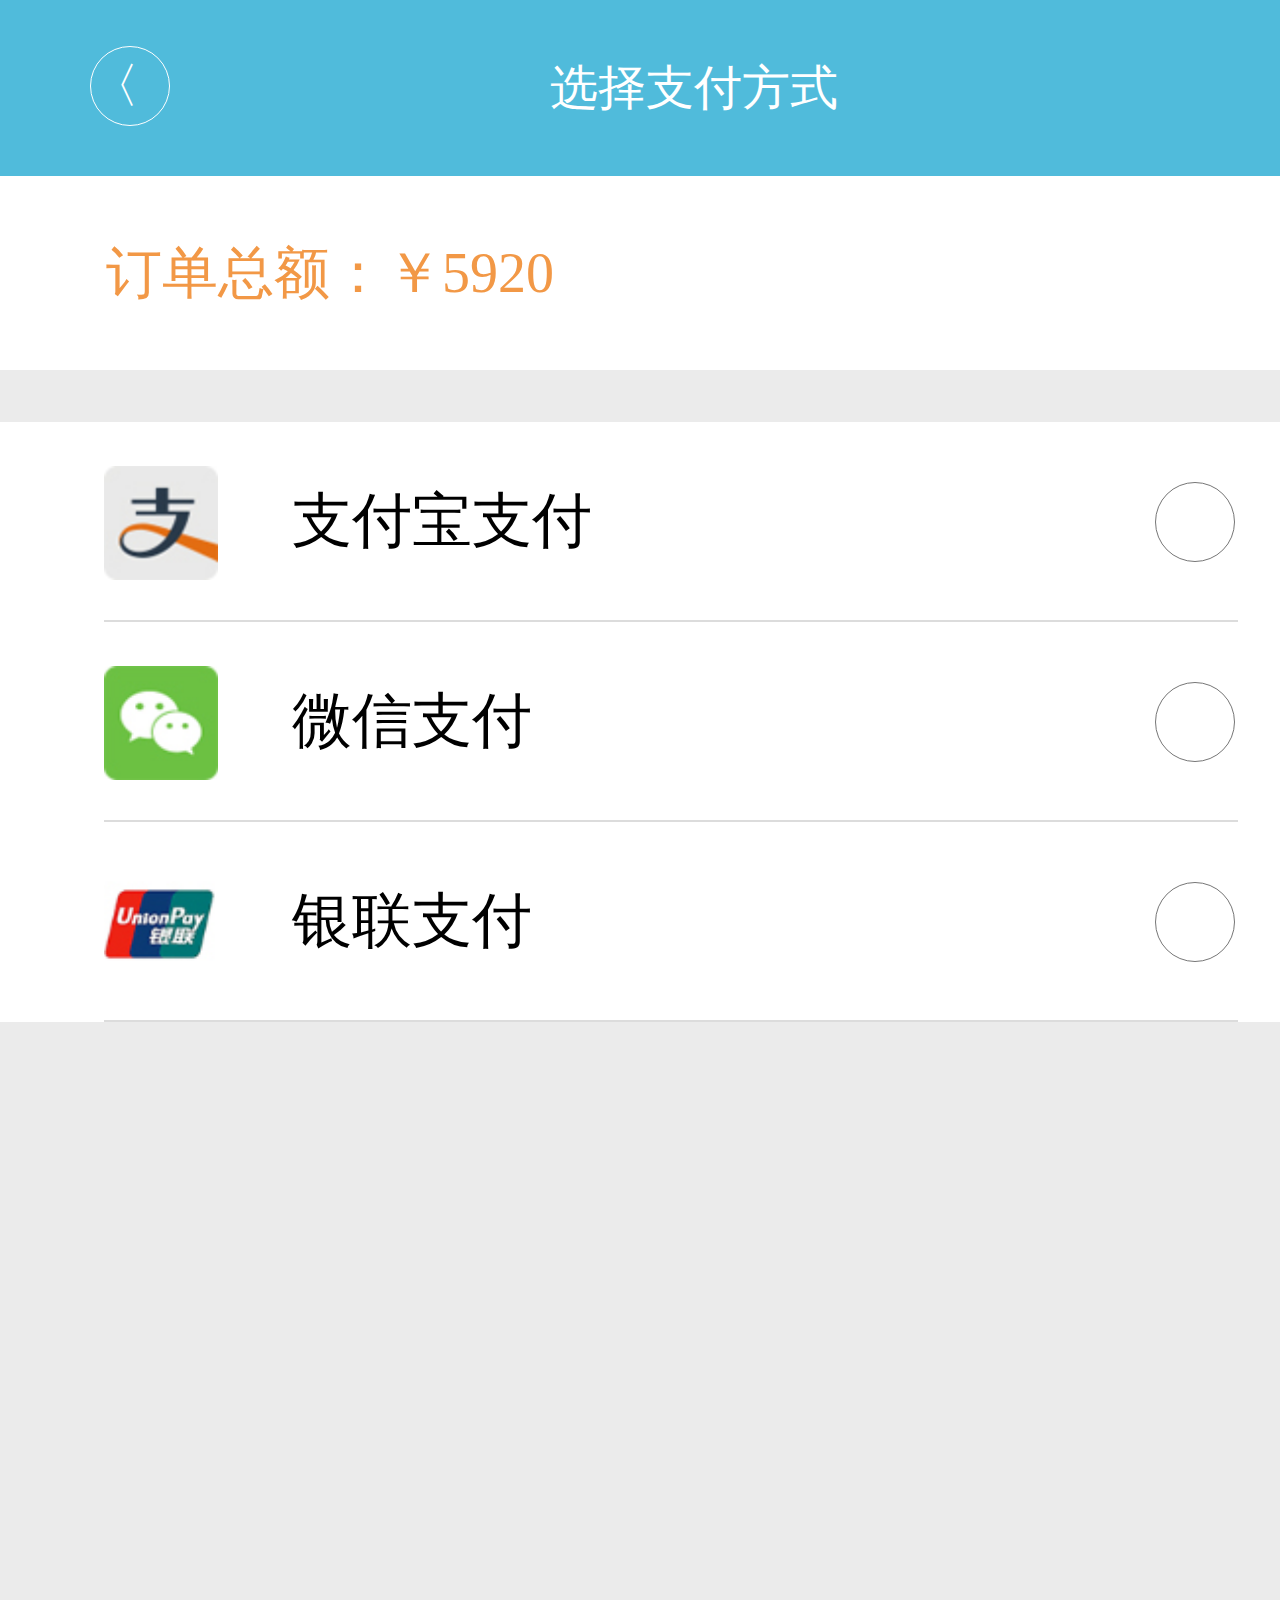
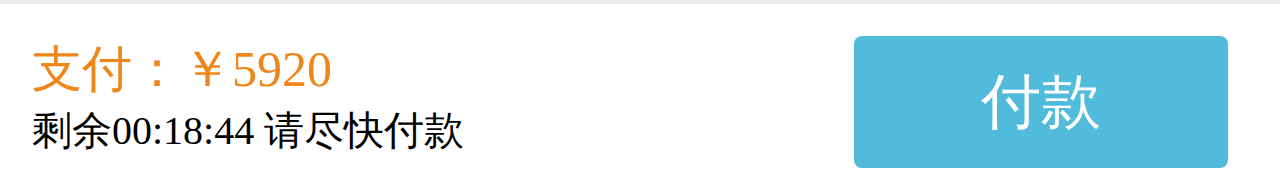
<file: pay.html>
<!DOCTYPE html>
<html lang="en">
<head>
    <meta charset="UTF-8" />
    <title>自驾团支付页面</title>
    <link rel="icon" href="images/bitbug_favicon.ico">
    <link rel="stylesheet" type="text/css" href="css/reset.css">
    <link rel="stylesheet" type="text/css" href="css/pay.css">
    <meta name="viewport" content="width=device-width, user-scalable=no, initial-scale=1.0, maximum-scale=1.0, minimum-scale=1.0" />
</head>
<body>
<header>
    <div class="top clearfix">
            <a href="order.html">〈</a>
            <a  href="#">选择支付方式</a>
        </div>
        <p>订单总额：￥5920</p>
</header>
<section> <form action="">
    <div class="inner clearfix">
        <div class="text1 clearfix">

            <p><img src="images/pay1_20.jpg" alt="" />支付宝支付</p>
                <input type="radio"  name="pay"/>

        </div>
         <div class="text1 clearfix">

            <p><img src="images/pay2_37.jpg" alt="" />微信支付</p>
                <input type="radio" name="pay" />

        </div>
         <div class="text1 clearfix">

            <p><img src="images/pay3_41.jpg" alt="" />银联支付</p>
                <input type="radio" name="pay"/>

        </div>
    </div></form>
</section>
<footer class="clearfix">
    <p>支付：￥5920</p>
    <a href="pay2.html">付款</a>
    <p>剩余00:18:44 请尽快付款</p>

</footer>
 <script>
    document.documentElement.style.fontSize = document.documentElement.clientWidth / 6.4 + 'px';
    </script>
</body>
</html>
</file>
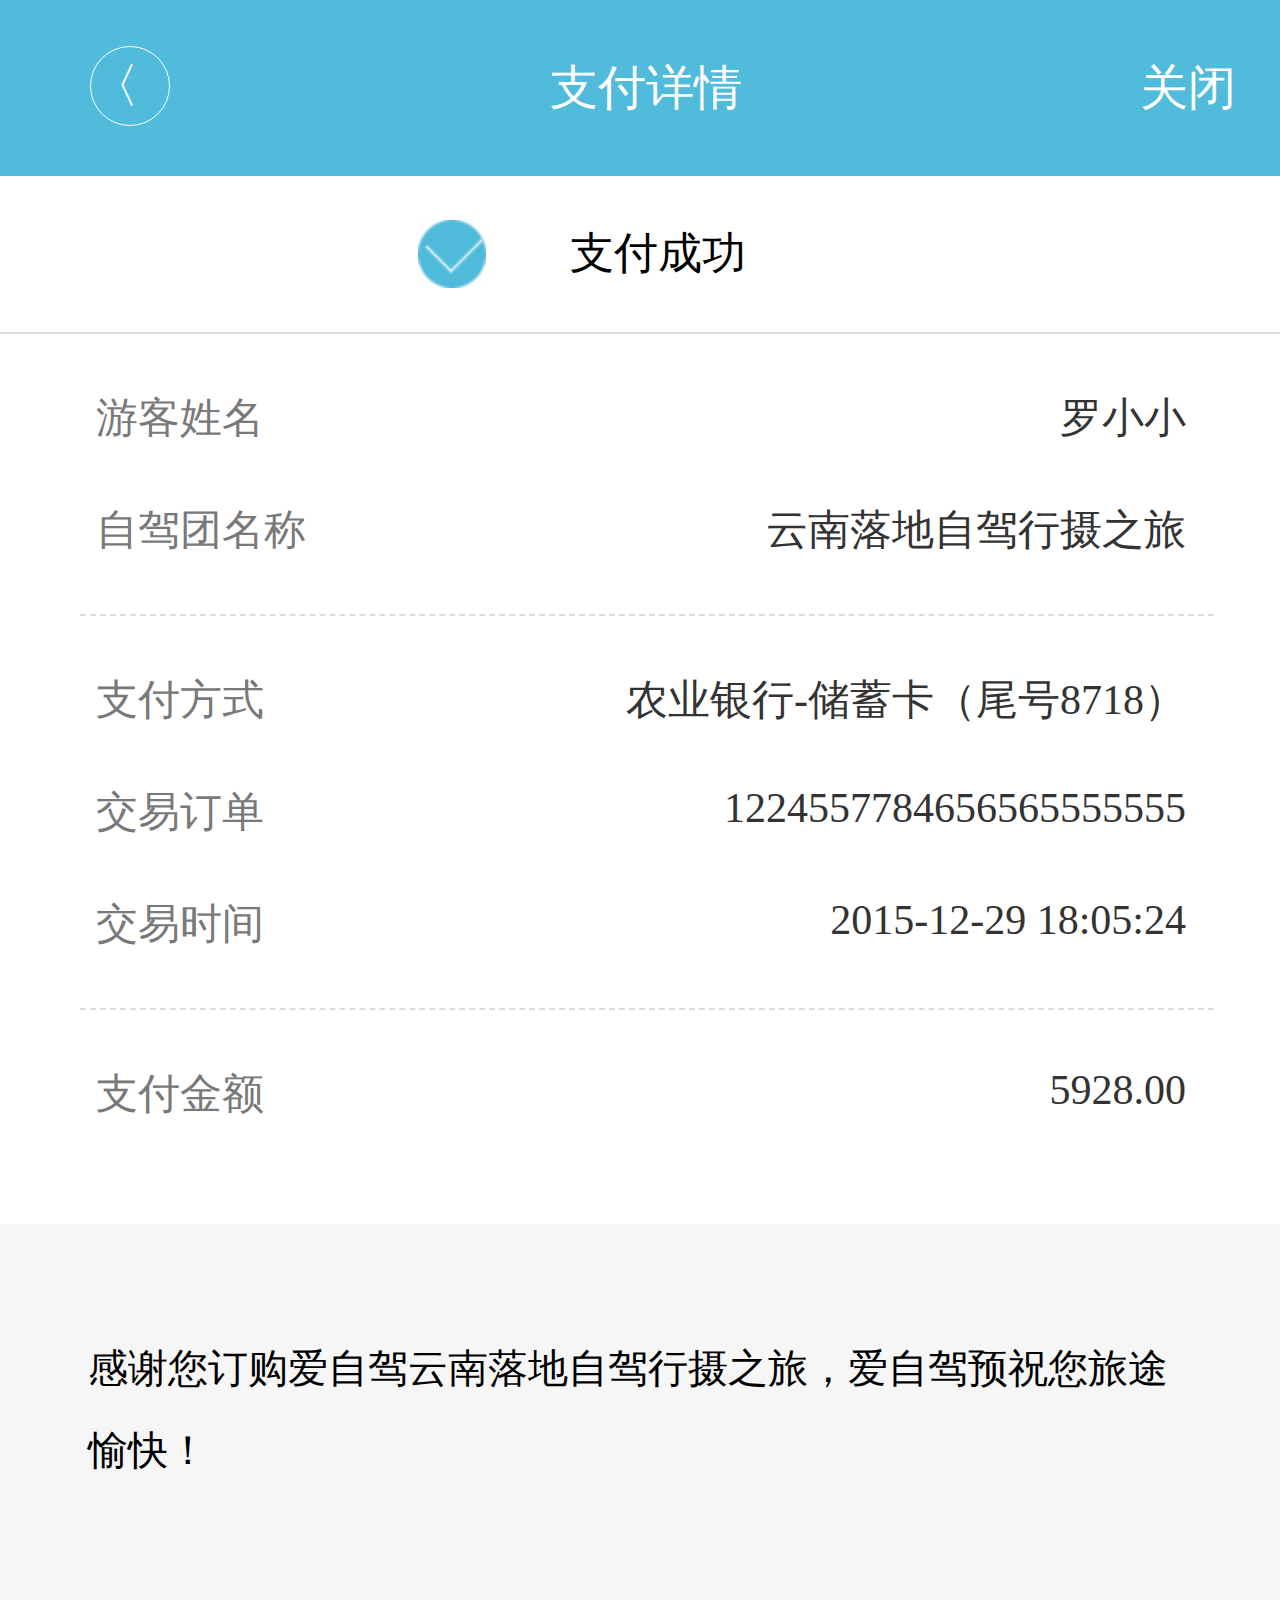
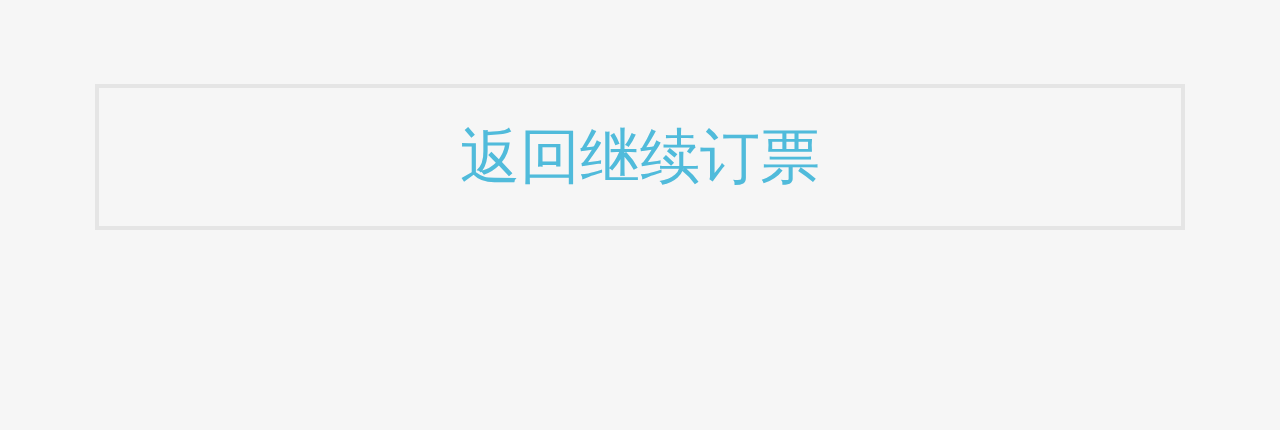
<file: pay2.html>
<!DOCTYPE html>
<html lang="en">
<head>
    <meta charset="UTF-8" />
    <title>自驾团支付成功页面</title>
    <link rel="icon" href="images/bitbug_favicon.ico">
    <link rel="stylesheet" type="text/css" href="css/reset.css">
    <link rel="stylesheet" type="text/css" href="css/pay2.css">
    <meta name="viewport" content="width=device-width, user-scalable=no, initial-scale=1.0, maximum-scale=1.0, minimum-scale=1.0" />
</head>
<body>
<header class="clearfix">
       <div class="top clearfix">
            <a href="pay.html">〈</a>
            <a  href="#">支付详情</a>
            <a href="index.html">关闭</a>
        </div>
        <p>支付成功</p>
</header>
<section>
    <div class="text clearfix">
        <p>游客姓名       <span>罗小小</span> </p>
        <p>自驾团名称      <span>云南落地自驾行摄之旅</span></p>
    </div>
    <div class="text clearfix">
        <p>支付方式        <span>农业银行-储蓄卡（尾号8718）</span> </p>
        <p>交易订单      <span>1224557784656565555555</span></p>
        <p>交易时间      <span>2015-12-29 18:05:24</span></p>
    </div>
    <div class="text1 clearfix">
        <p>支付金额       <span>5928.00</span> </p>

    </div>
</section>
<footer>
<p>感谢您订购爱自驾云南落地自驾行摄之旅，爱自驾预祝您旅途愉快！</p>
<a href="index.html">返回继续订票</a>
</footer>
<script>
    document.documentElement.style.fontSize = document.documentElement.clientWidth / 6.4 + 'px';
    </script>
</body>
</html>
</file>
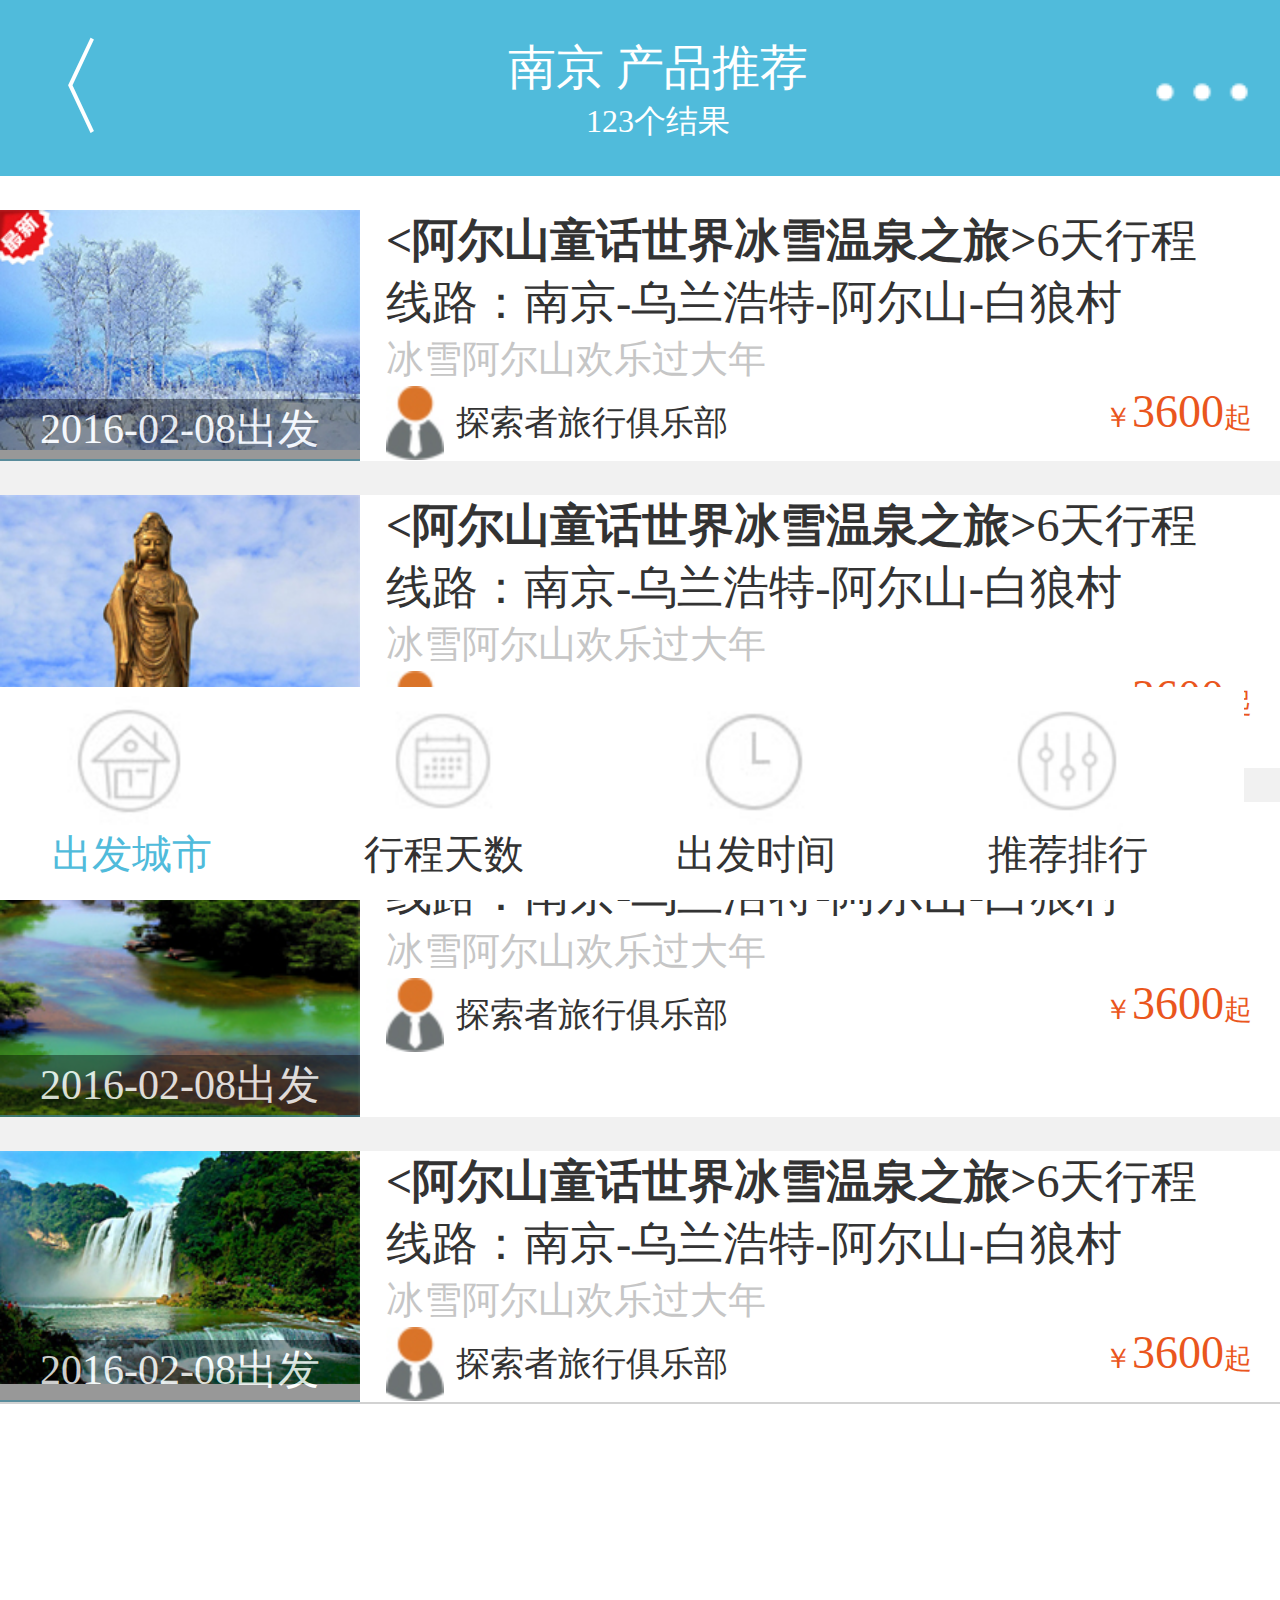
<file: product.html>
<!DOCTYPE html>
<html lang="en">
<head>
    <meta charset="UTF-8" />
    <title>自驾团搜索结果页面</title>
     <link rel="icon" href="images/bitbug_favicon.ico">
    <link rel="stylesheet" type="text/css" href="css/reset.css">
    <link rel="stylesheet" type="text/css" href="css/product.css">
    <meta name="viewport" content="width=device-width, user-scalable=no, initial-scale=1.0, maximum-scale=1.0, minimum-scale=1.0" />
</head>
<body>
<header>
    <div class="top clearfix">
            <a class="sign"href="index.html">〈</a>
            <a class="order" href="#">南京 产品推荐<span>123个结果</span></a>
            <a class="other"href="#"><img src="images/shengluehao.png" alt="" /></a>
        </div>
</header>
<section>
<a href="#">
    <div class="content clearfix">
        <img src="images/pic1_29.jpg" alt="" />
        <h3><em><阿尔山童话世界冰雪温泉之旅></em>6天行程</h3>
        <h4>线路：南京-乌兰浩特-阿尔山-白狼村</h4>
        <p>冰雪阿尔山欢乐过大年</p>
        <p>探索者旅行俱乐部</p>
        <span><em>￥</em>3600<em>起</em></span>
        <div class="yinying">2016-02-08出发</div>
    </div>
    </a>
    <a href="#">
    <div class="content clearfix">
        <img src="images/pic2_30.jpg" alt="" />
        <h3><em><阿尔山童话世界冰雪温泉之旅></em>6天行程</h3>
        <h4>线路：南京-乌兰浩特-阿尔山-白狼村</h4>
        <p>冰雪阿尔山欢乐过大年</p>
        <p>探索者旅行俱乐部</p>
        <span><em>￥</em>3600<em>起</em></span>
        <div class="yinying">2016-02-08出发</div>
    </div>
    </a>
    <a href="#">
    <div class="content clearfix">
        <img src="images/pic3_30.jpg" alt="" />
        <h3><em><阿尔山童话世界冰雪温泉之旅></em>6天行程</h3>
        <h4>线路：南京-乌兰浩特-阿尔山-白狼村</h4>
        <p>冰雪阿尔山欢乐过大年</p>
        <p>探索者旅行俱乐部</p>
        <span><em>￥</em>3600<em>起</em></span>
        <div class="yinying">2016-02-08出发</div>
    </div>
    </a>
    <a href="#">
    <div class="content clearfix">
        <img src="images/pic4_30.jpg" alt="" />
        <h3><em><阿尔山童话世界冰雪温泉之旅></em>6天行程</h3>
        <h4>线路：南京-乌兰浩特-阿尔山-白狼村</h4>
        <p>冰雪阿尔山欢乐过大年</p>
        <p>探索者旅行俱乐部</p>
        <span><em>￥</em>3600<em>起</em></span>
        <div class="yinying">2016-02-08出发</div>
    </div>
    </a>

</section>
<footer class="clearfix">
    <ul class="clearfix">
        <li><a href="#">出发城市</a></li>
        <li><a href="#">行程天数</a></li>
        <li><a href="#">出发时间</a></li>
        <li><a href="#">推荐排行</a></li>
    </ul>
</footer>
 <script>
    document.documentElement.style.fontSize = document.documentElement.clientWidth / 6.4 + 'px';
    </script>
</body>
</html>
</file>
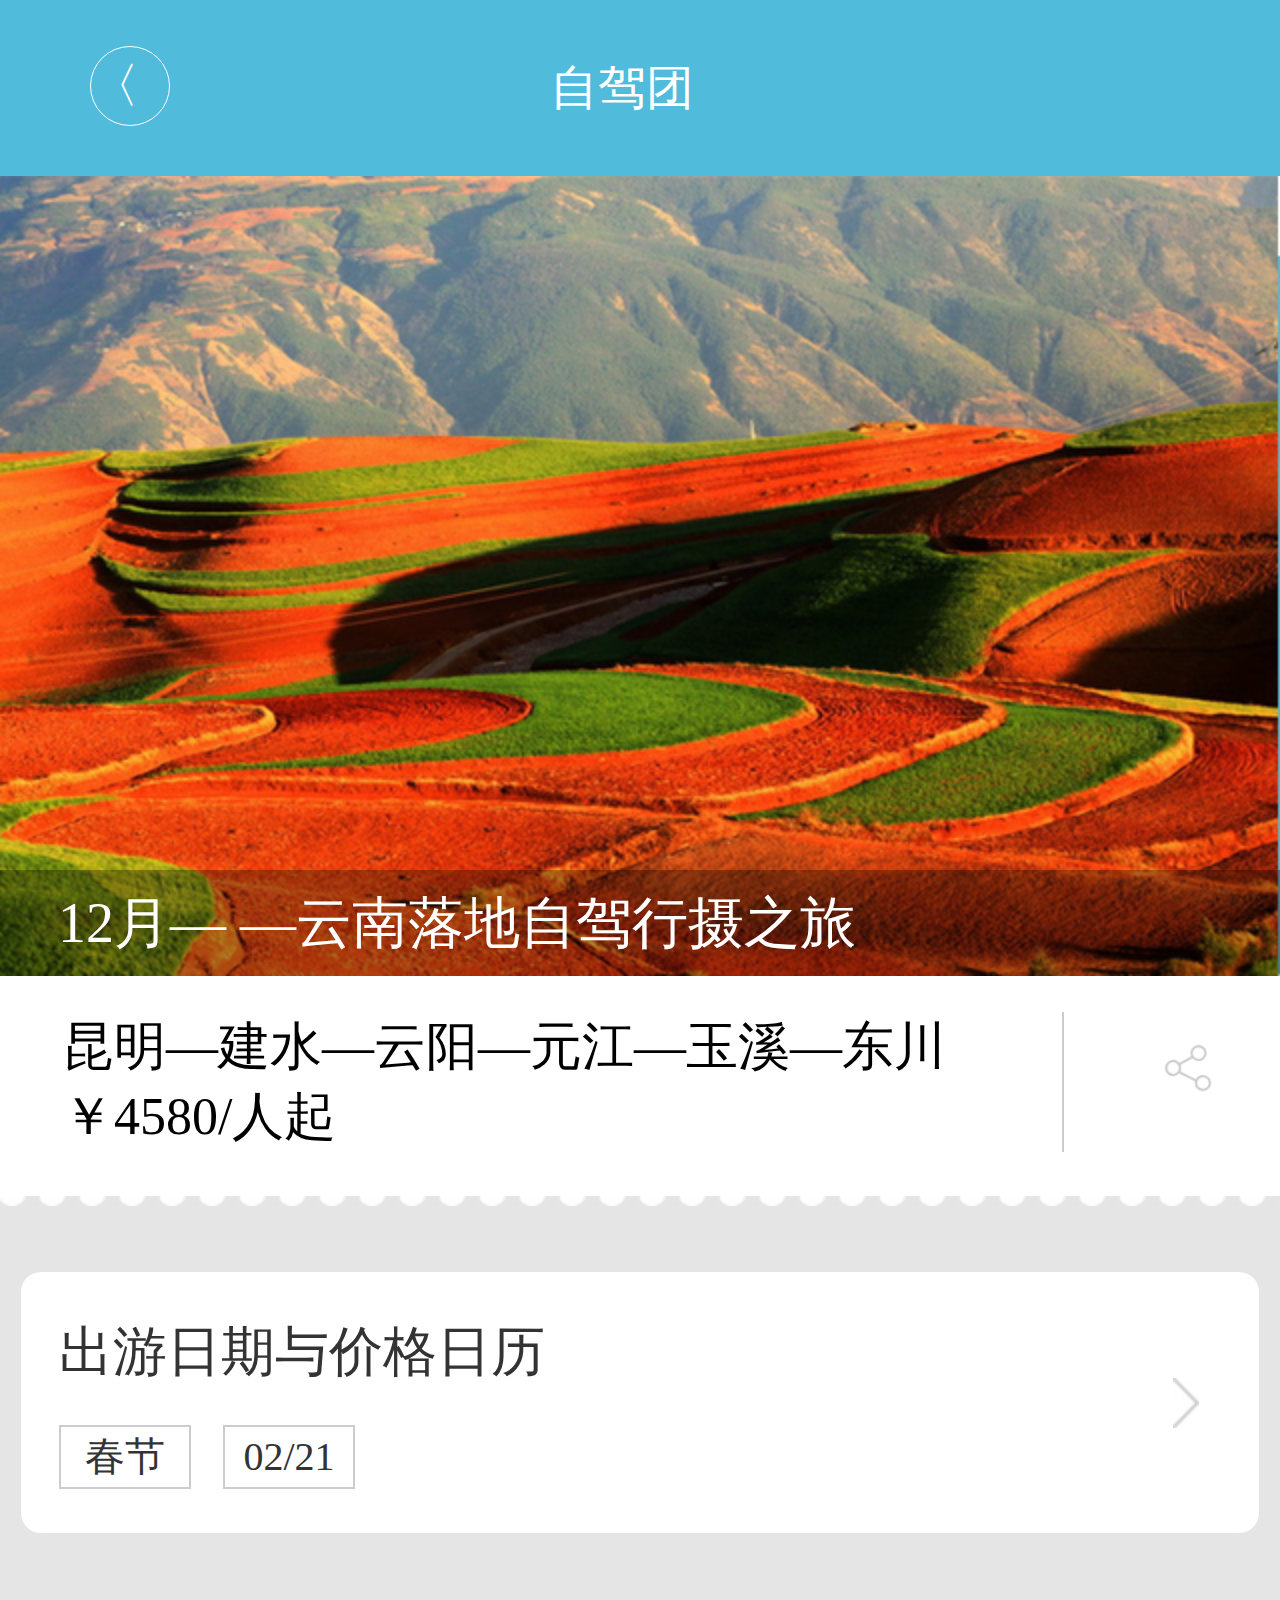
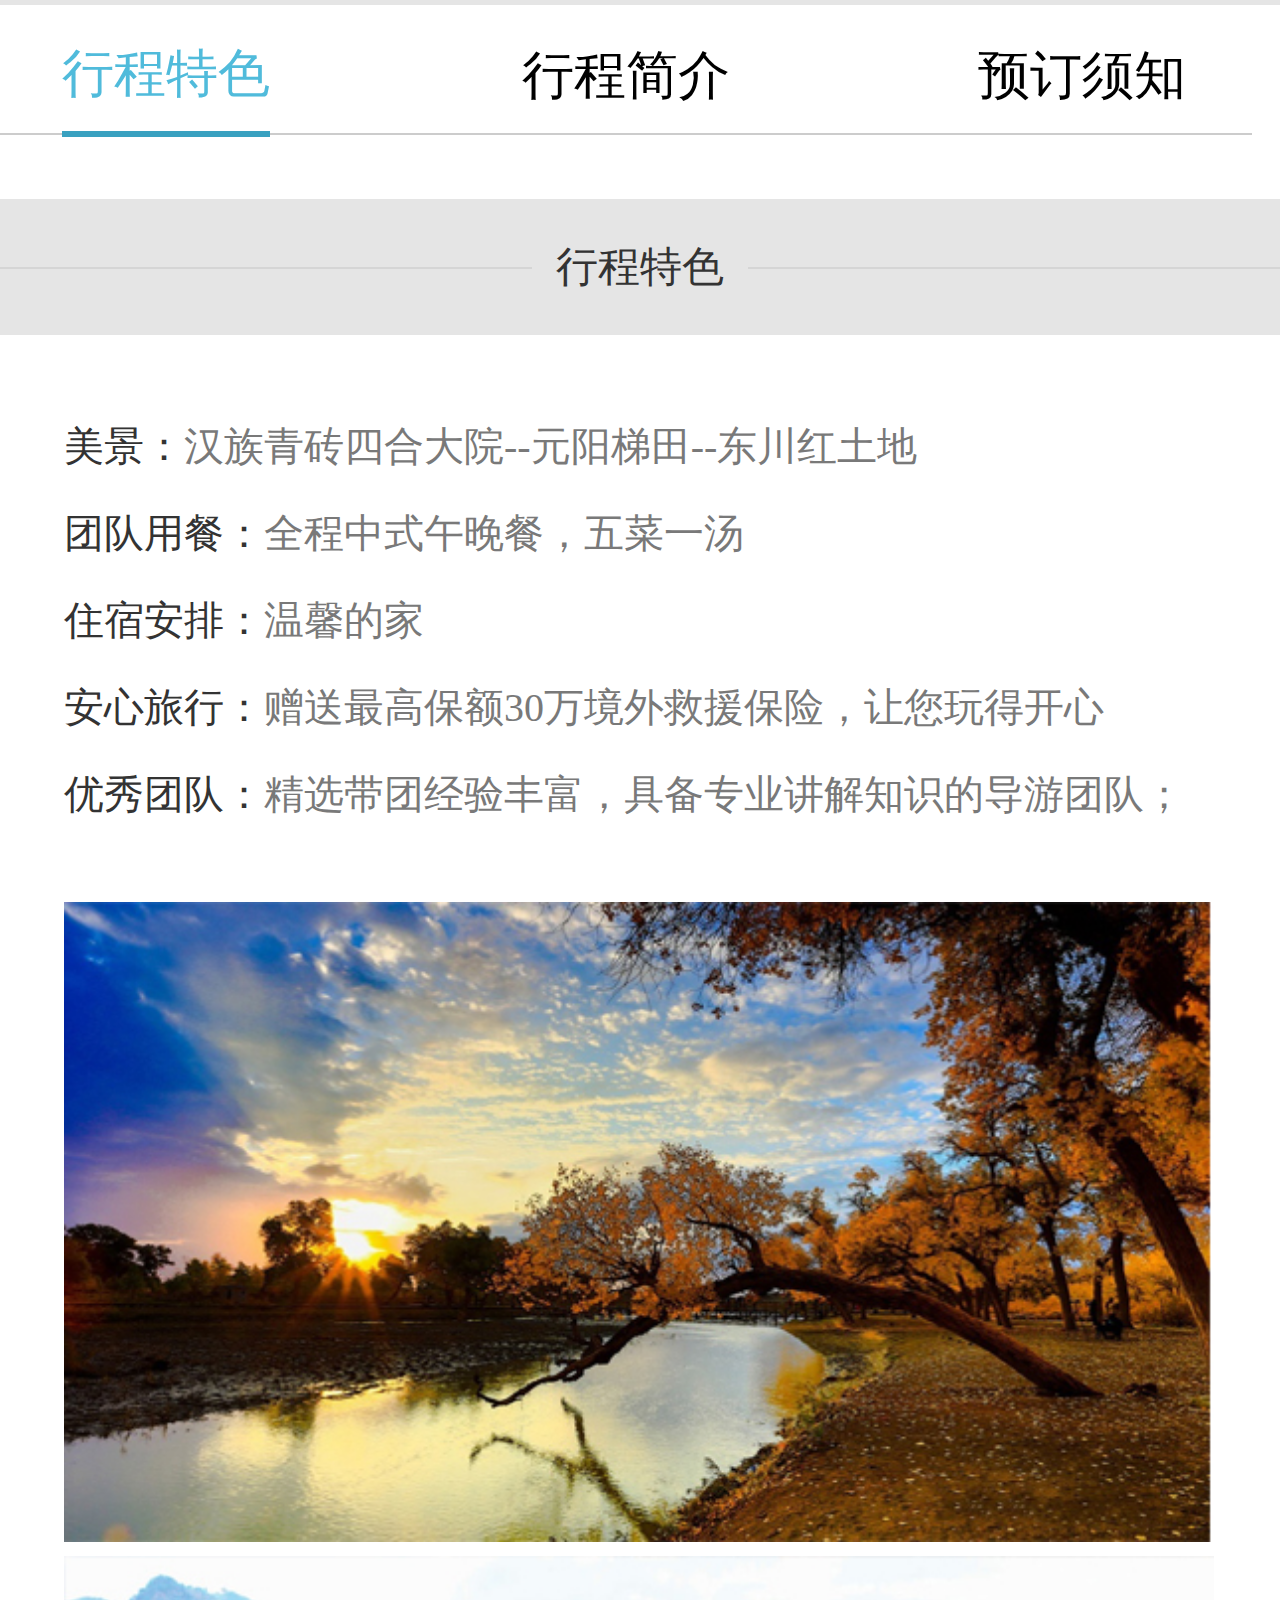
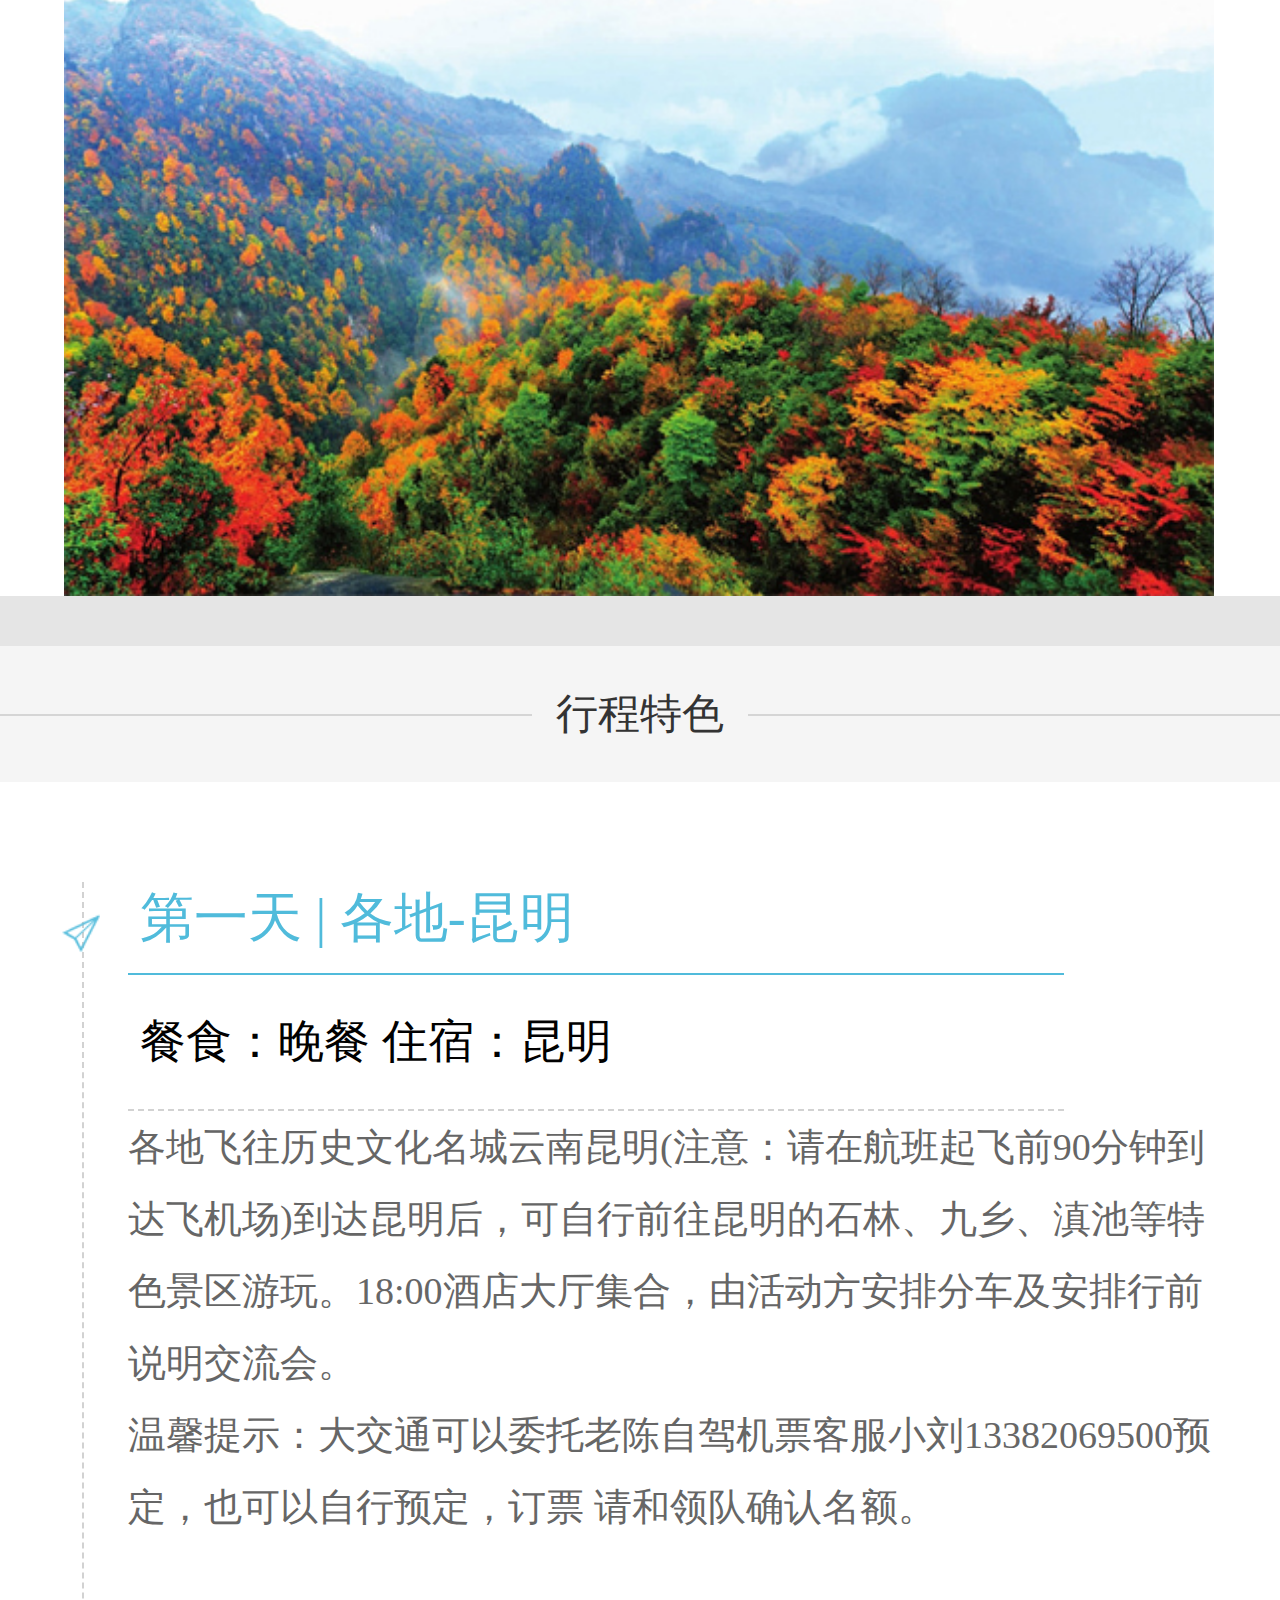
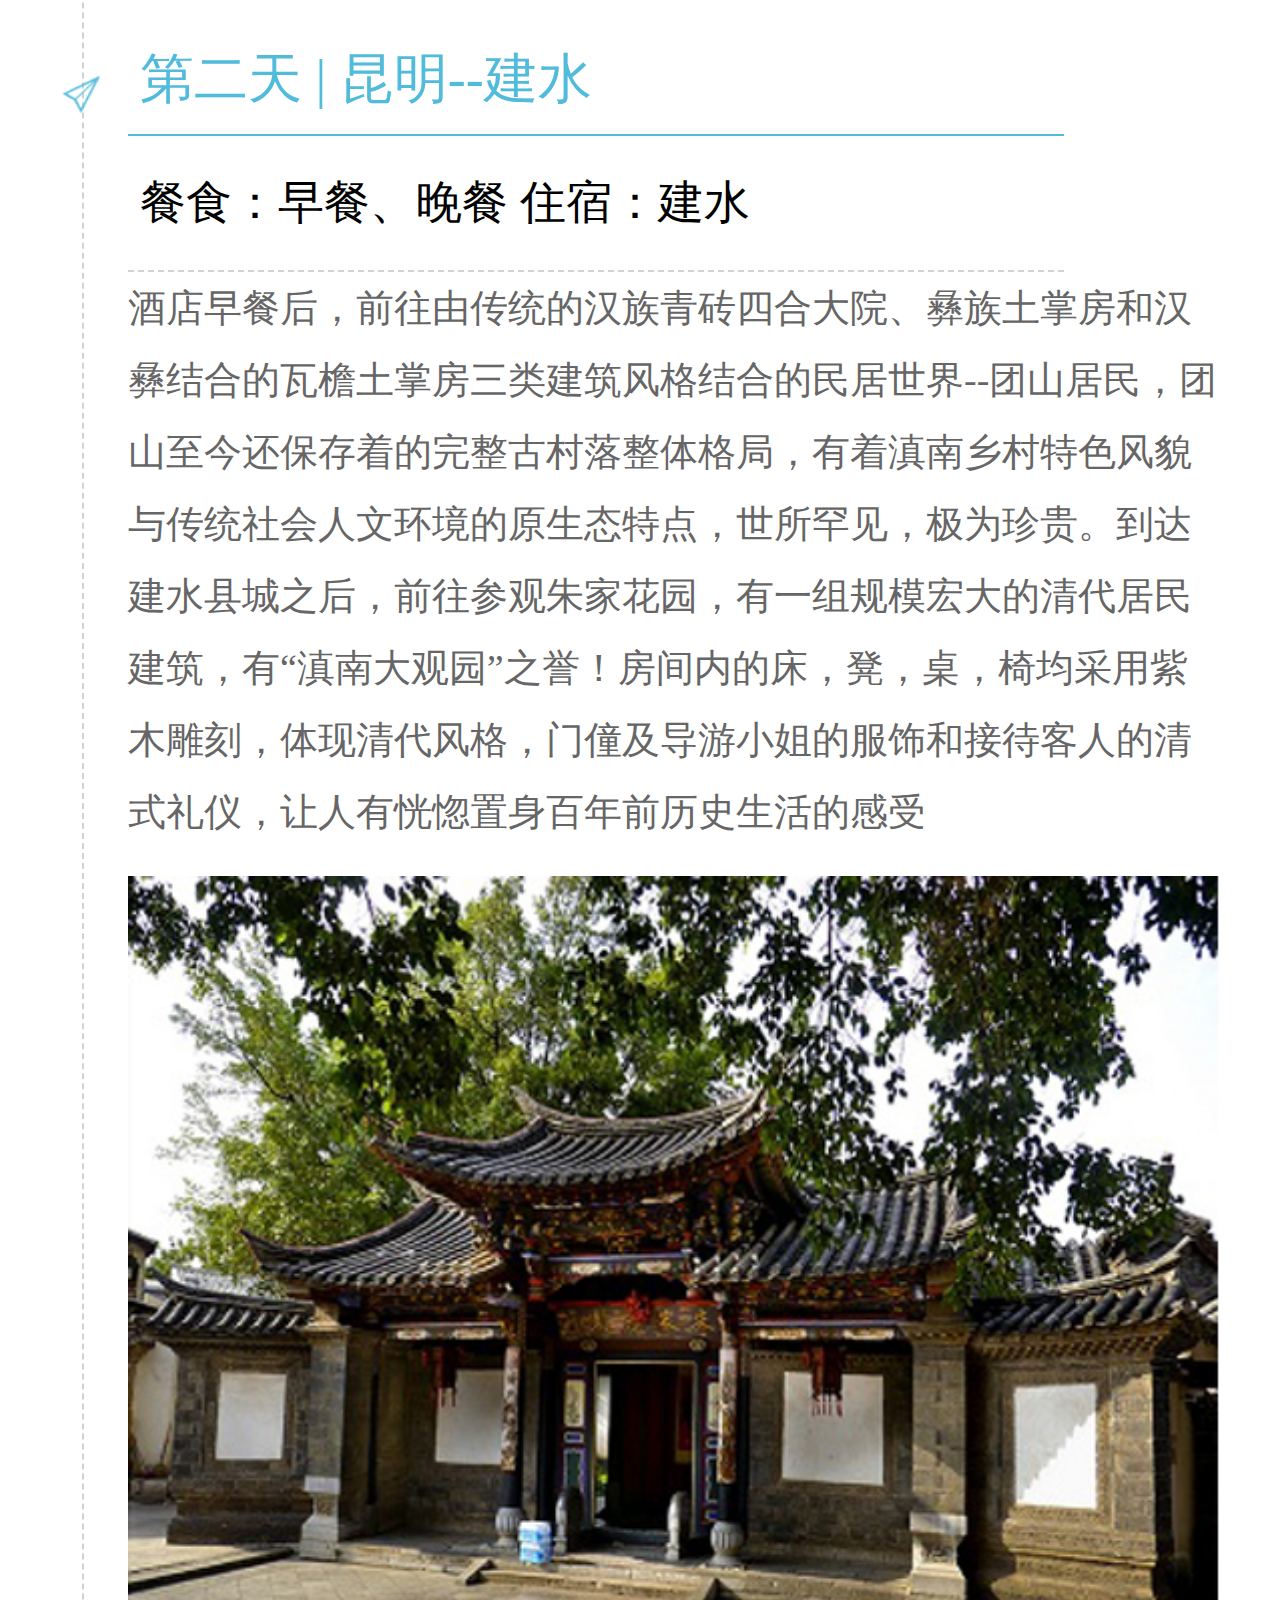
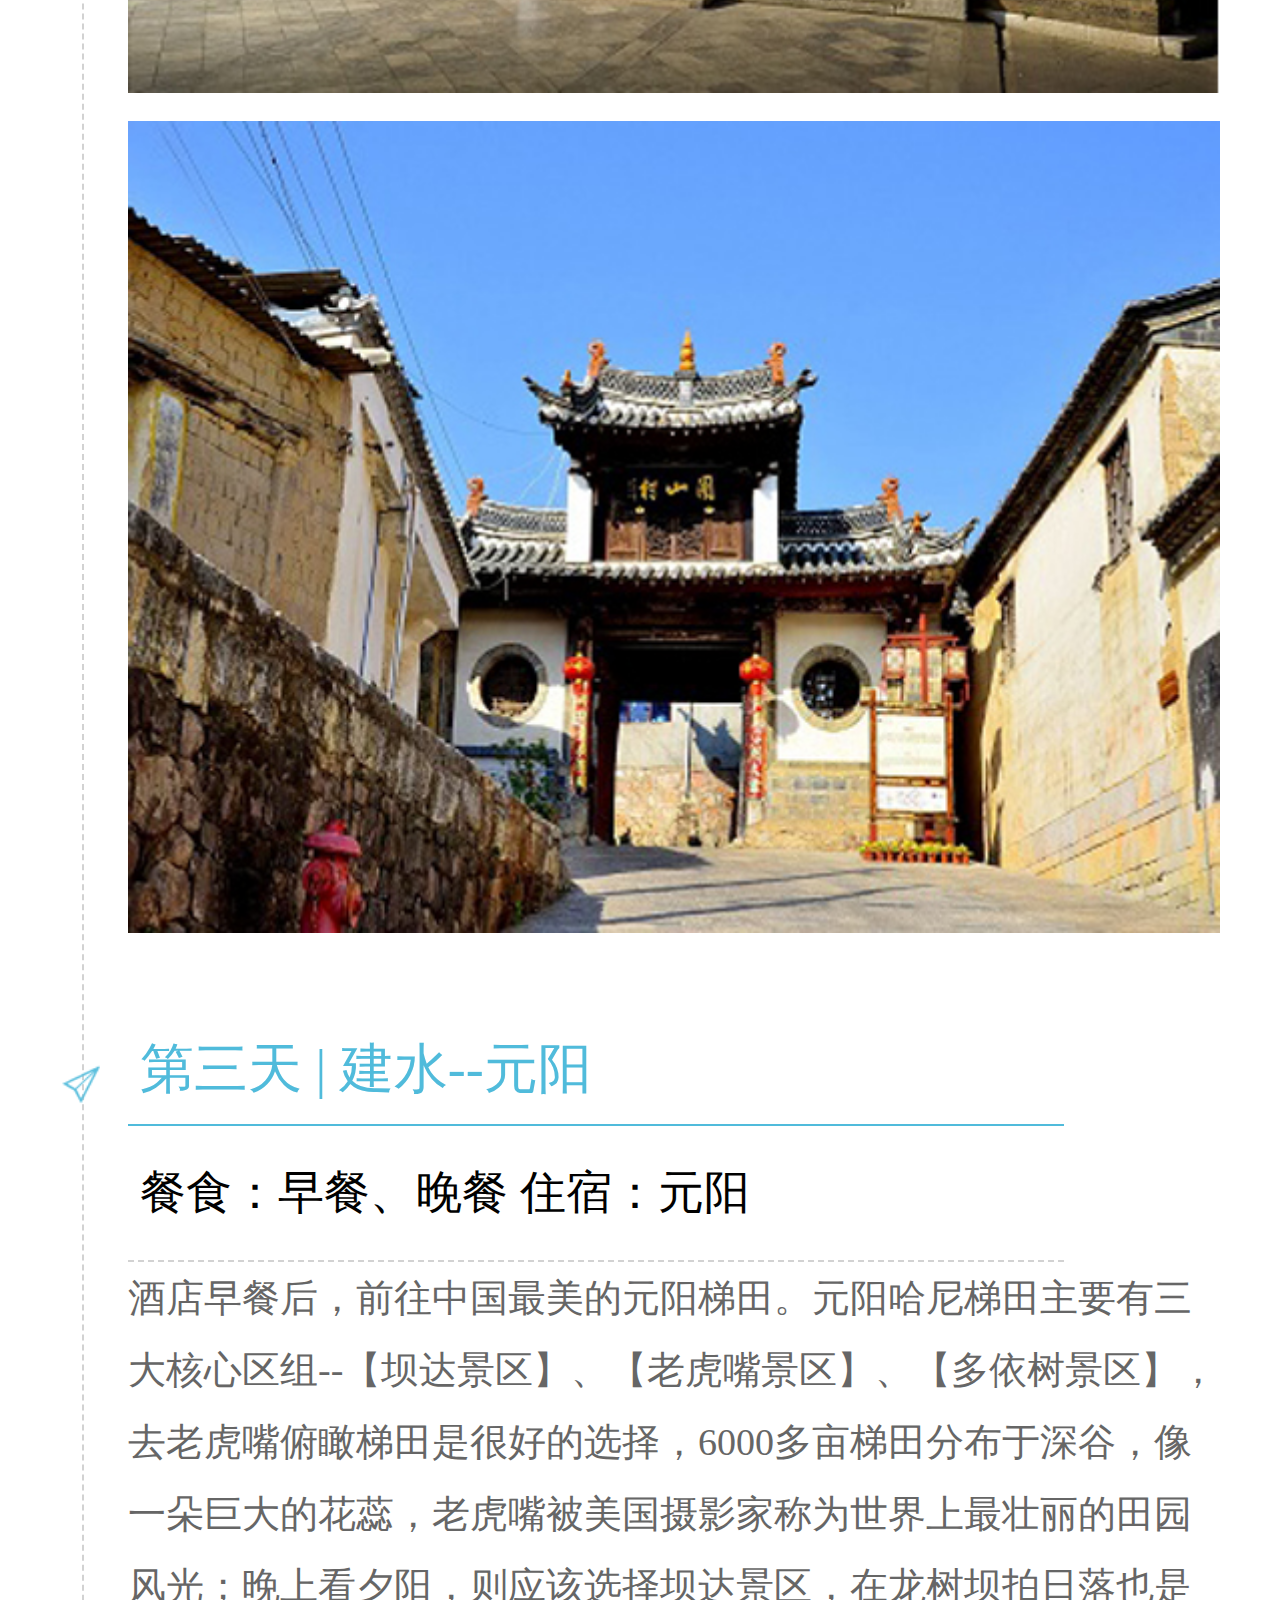
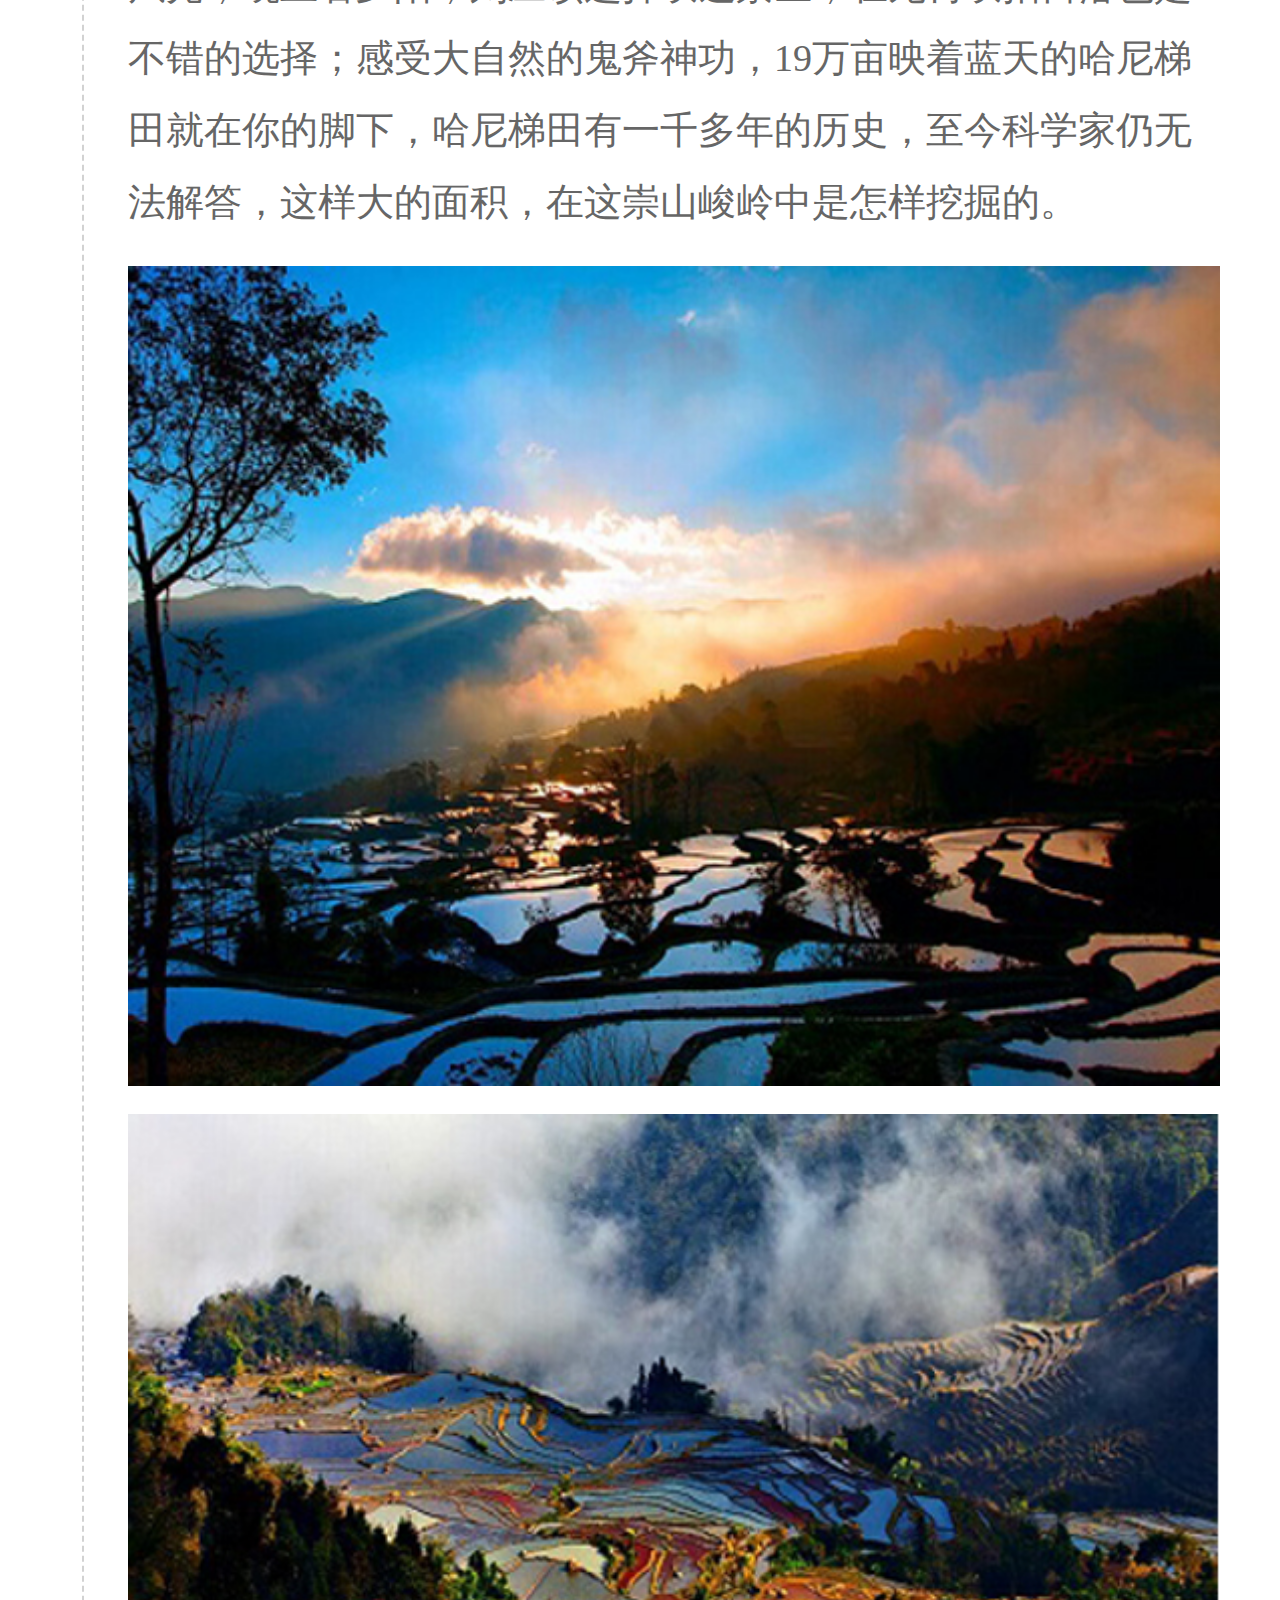
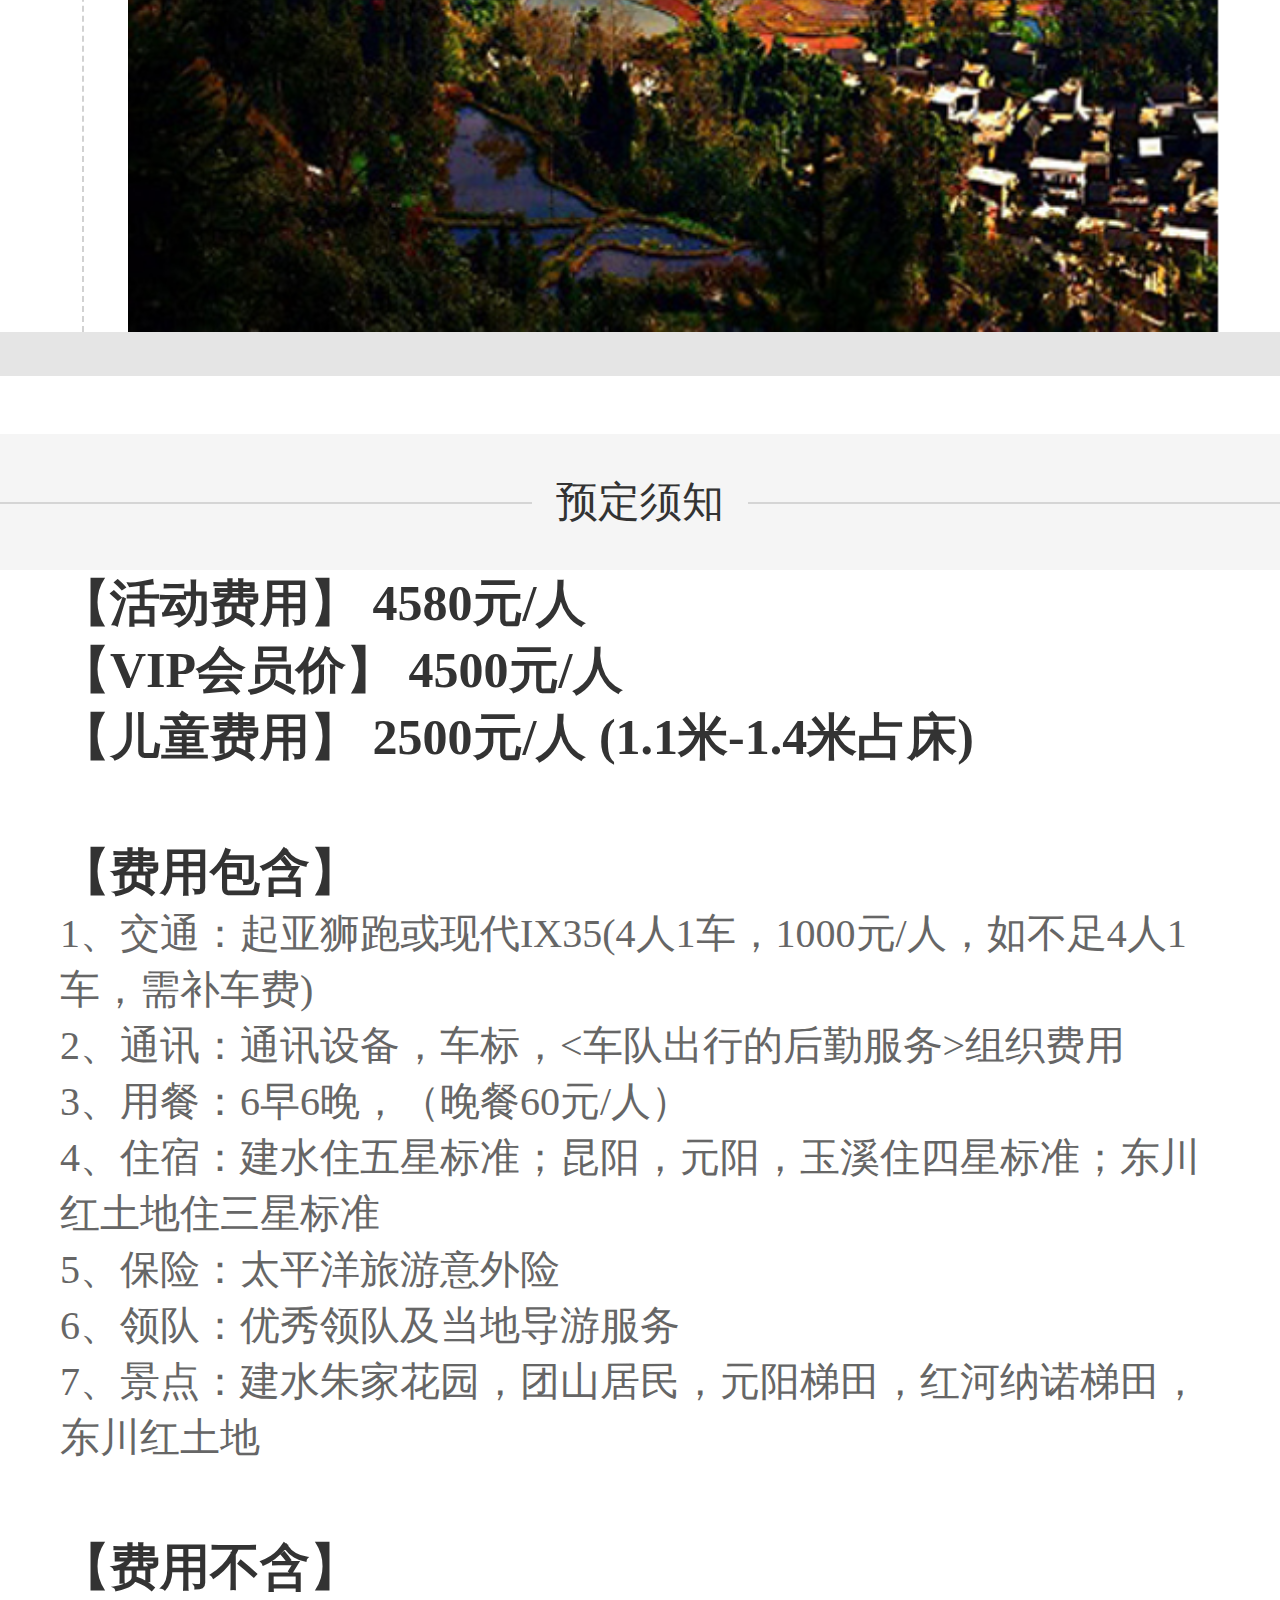
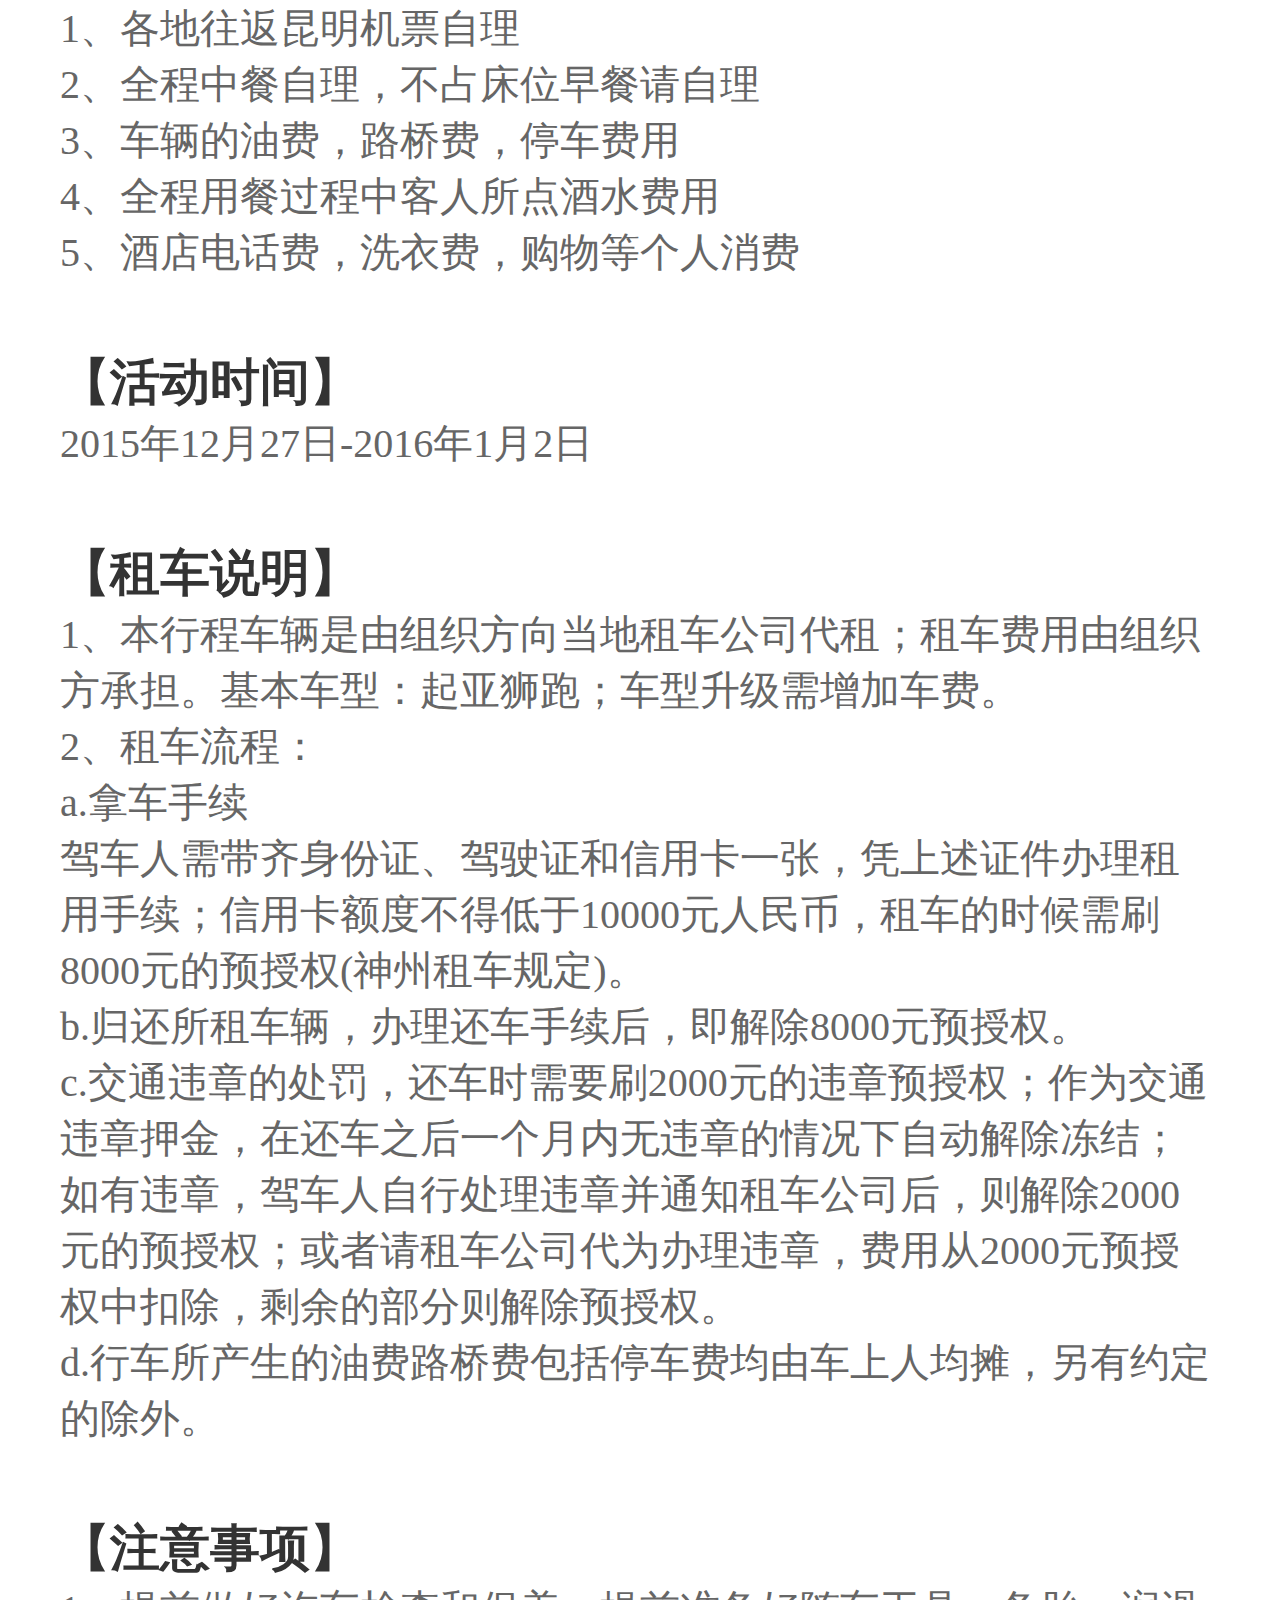
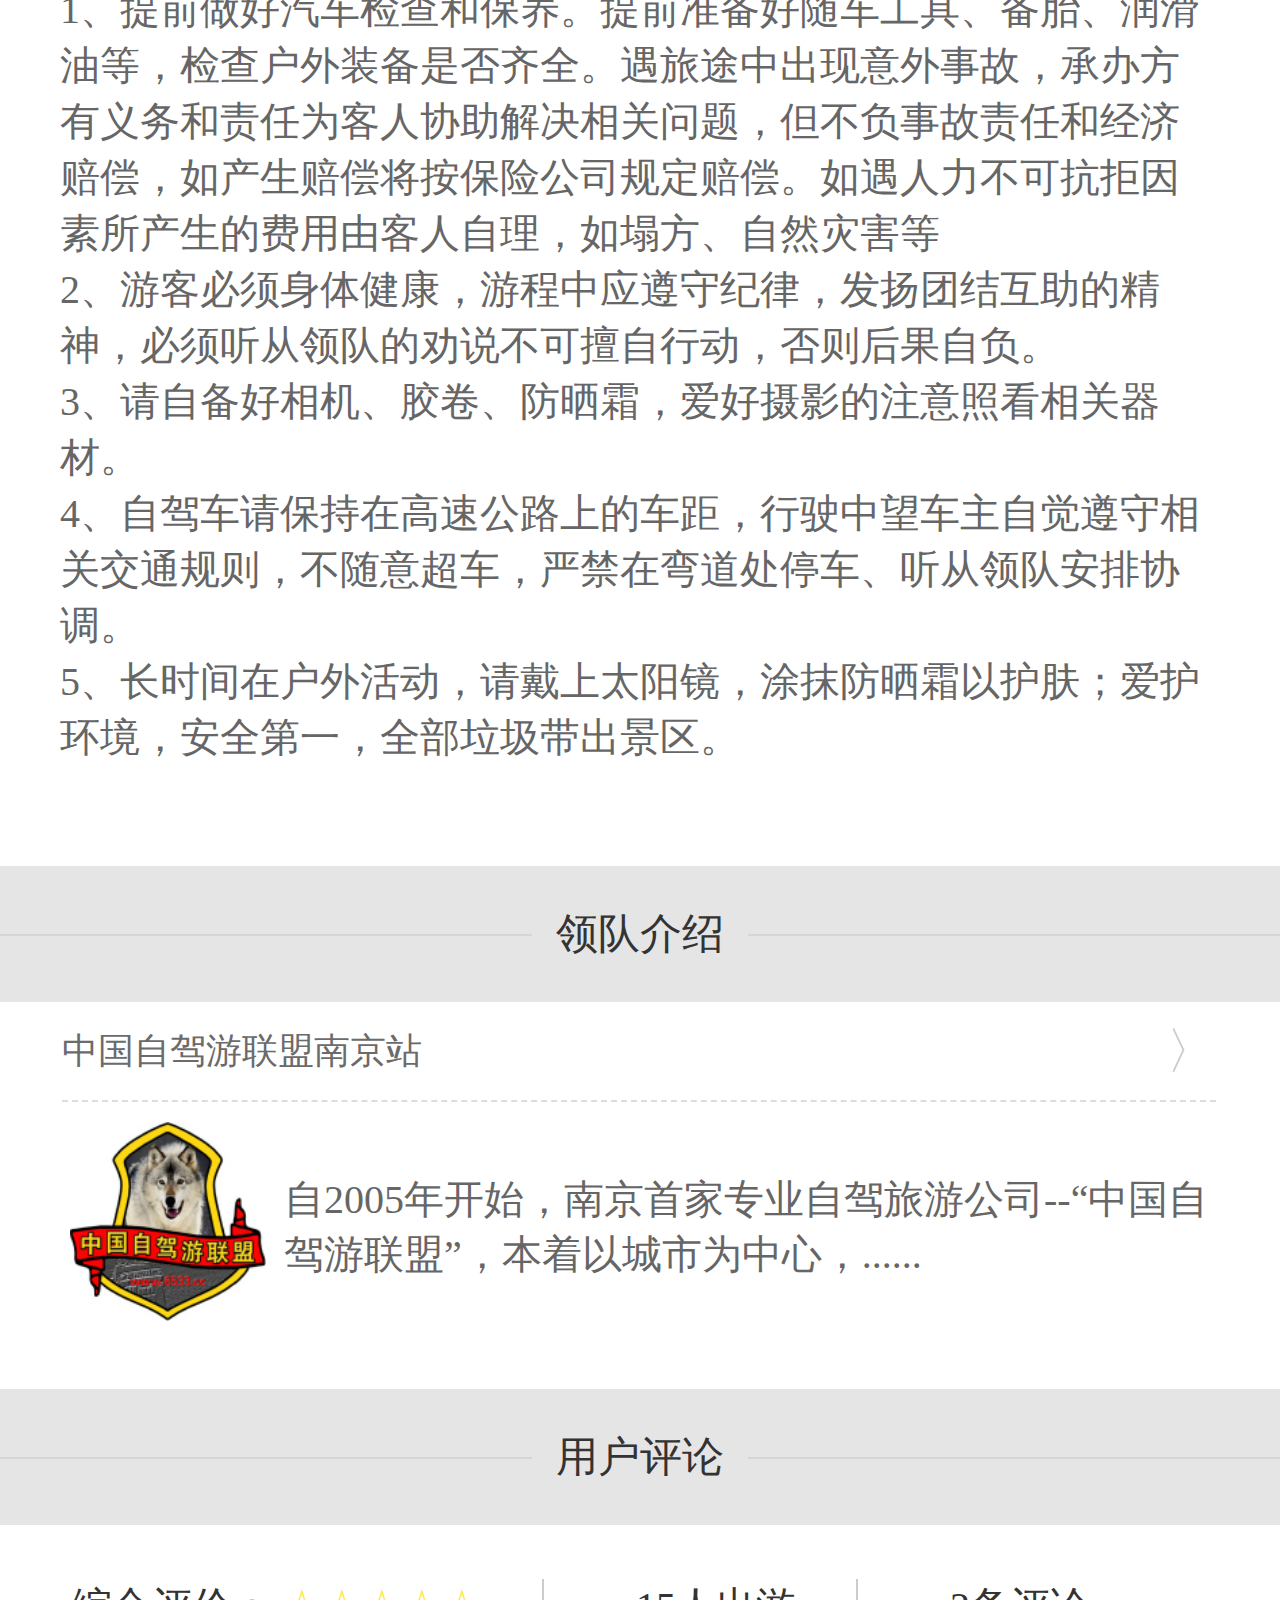
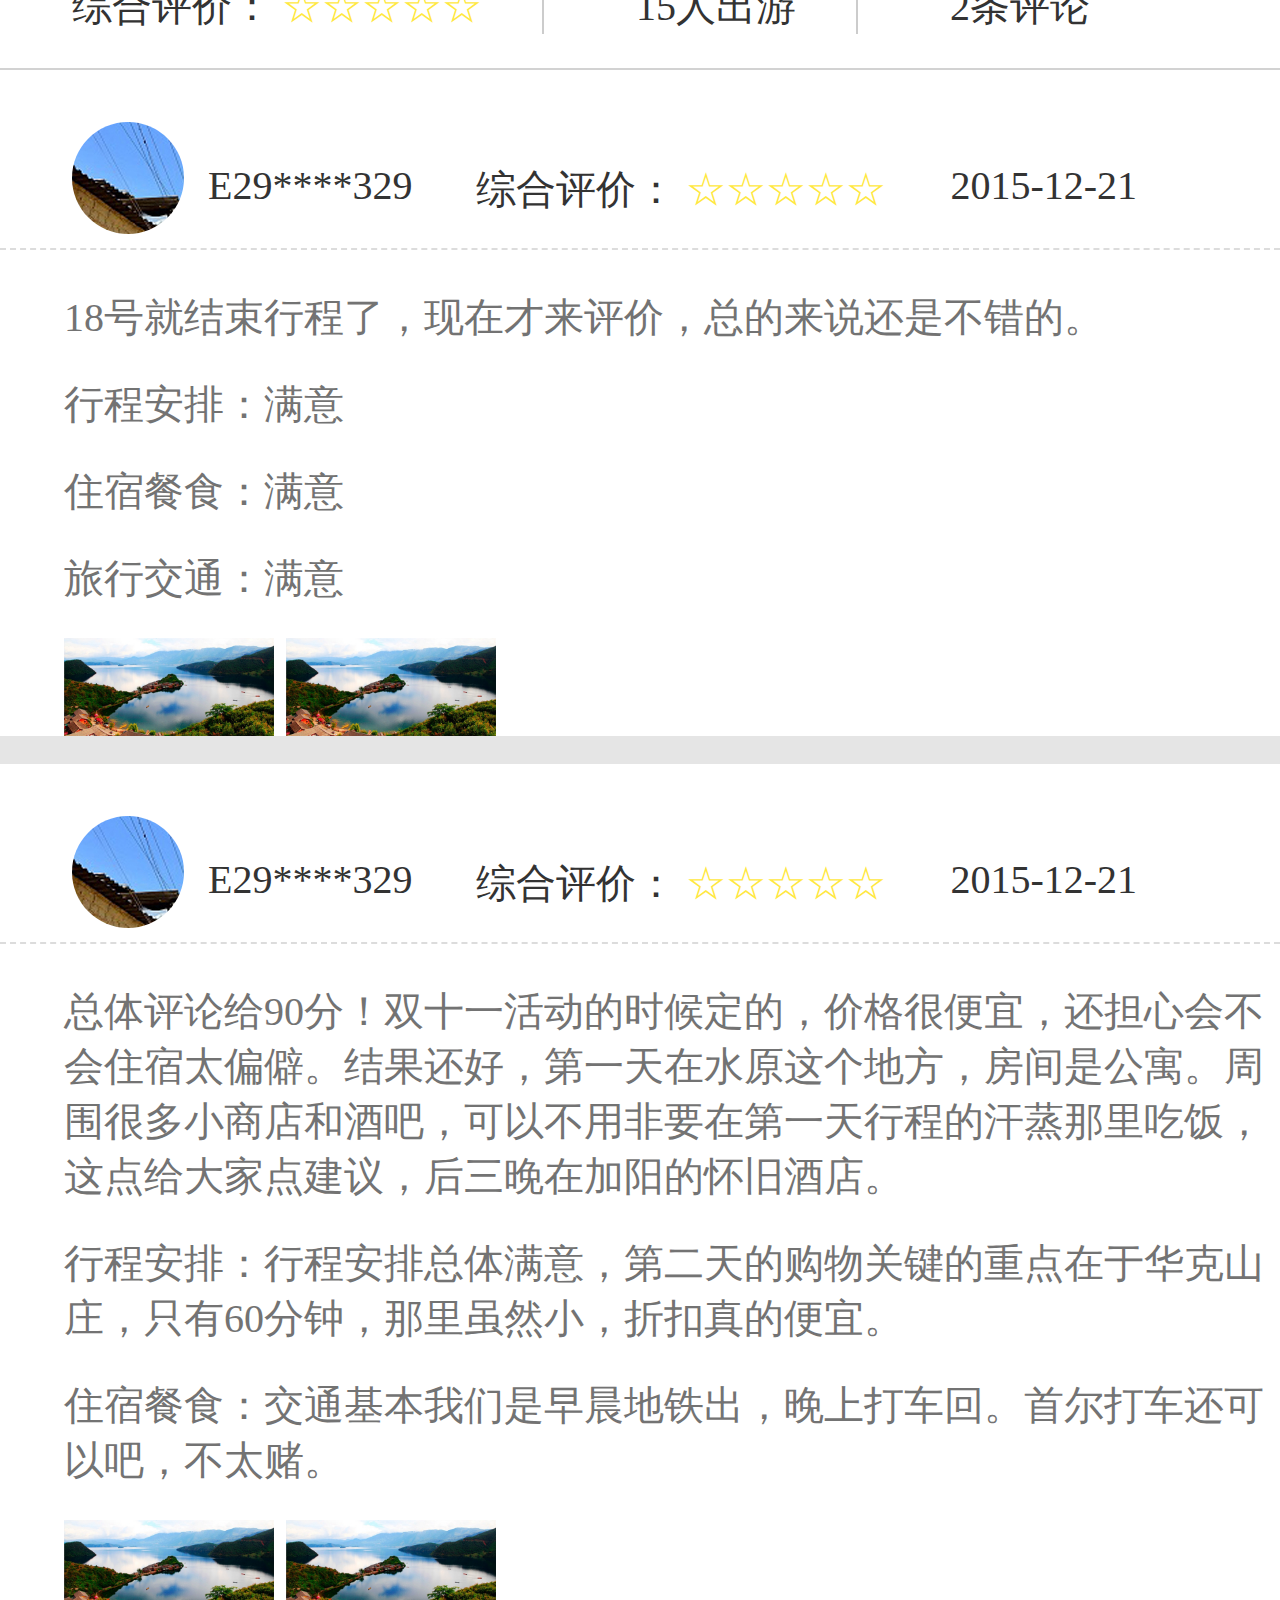
<file: search.html>
<!DOCTYPE html>
<html lang="en">

<head>
    <meta charset="UTF-8" />
    <title>自驾团详情页</title>
    <link rel="icon" href="images/bitbug_favicon.ico">
    <link rel="stylesheet" type="text/css" href="css/reset.css">
    <link rel="stylesheet" type="text/css" href="css/search.css">
    <meta name="viewport" content="width=device-width, user-scalable=no, initial-scale=1.0, maximum-scale=1.0, minimum-scale=1.0" />
</head>

<body>
    <header>
        <div class="top clearfix">
            <a href="index.html">〈</a>
            <a  href="#">自驾团</a>
        </div>
        <div class="banner">
            <a href="#"><img src="images/banner_02.jpg" alt="" />
            <p>12月— —云南落地自驾行摄之旅</p></a>
        </div>
    </header>
    <section class="clearfix">
        <div class="main-top clearfix">
            <p>昆明—建水—云阳—元江—玉溪—东川<span>￥4580/人起</span></p>
            <a href="#"><img src="images/fenxiang2.png" alt="" /></a>
        </div>
        <a href="#">
        <div class="text1 clearfix">
            <p>出游日期与价格日历</p>
            <span>春节</span>
            <span>02/21</span>
        </div>
        </a>
        <div class="text2 clearfix">
            <ul class="clearfix">
                <li><a href="#">行程特色</a></li>
                <li><a href="#">行程简介</a></li>
                <li><a href="#">预订须知</a></li>
            </ul>
        </div>
        <div class="text3 clearfix">
            <p></p>
            <h3>行程特色</h3>
            <p></p>
        </div>
        <div class="text4 clearfix">
            <p>美景：<span>汉族青砖四合大院--元阳梯田--东川红土地</span></p>
            <p>团队用餐：<span>全程中式午晚餐，五菜一汤</span></p>
            <p>住宿安排：<span>温馨的家</span></p>
            <p>安心旅行：<span>赠送最高保额30万境外救援保险，让您玩得开心</span></p>
            <p>优秀团队：<span>精选带团经验丰富，具备专业讲解知识的导游团队；</span></p>
            <img src="images/p1_126.jpg" alt="" />
            <img src="images/p2_130.jpg" alt="" />
</div>
            <div class="text5 clearfix">
                <div class="jianjie clearfix">
                    <p></p>
                    <h3>行程特色</h3>
                    <p></p>
                </div>
                <div class="introduction">
                    <div class="content1">
                        <h4>第一天 | 各地-昆明</h4>
                        <h5>餐食：晚餐   住宿：昆明</h5>
                        <p>各地飞往历史文化名城云南昆明(注意：请在航班起飞前90分钟到达飞机场)到达昆明后，可自行前往昆明的石林、九乡、滇池等特色景区游玩。18:00酒店大厅集合，由活动方安排分车及安排行前说明交流会。</p>
                        <p>温馨提示：大交通可以委托老陈自驾机票客服小刘13382069500预定，也可以自行预定，订票 请和领队确认名额。</p>
                        <img src="images/zhifeiji1.png" alt="" />
                    </div>
                    <div class="content2">
                        <h4>第二天 | 昆明--建水</h4>
                        <h5>餐食：早餐、晚餐   住宿：建水</h5>
                        <p>酒店早餐后，前往由传统的汉族青砖四合大院、彝族土掌房和汉彝结合的瓦檐土掌房三类建筑风格结合的民居世界--团山居民，团山至今还保存着的完整古村落整体格局，有着滇南乡村特色风貌与传统社会人文环境的原生态特点，世所罕见，极为珍贵。到达建水县城之后，前往参观朱家花园，有一组规模宏大的清代居民建筑，有“滇南大观园”之誉！房间内的床，凳，桌，椅均采用紫木雕刻，体现清代风格，门僮及导游小姐的服饰和接待客人的清式礼仪，让人有恍惚置身百年前历史生活的感受</p>
                        <img src="images/p3_184.jpg" alt="" />
                        <img src="images/p4_187.jpg" alt="" />
                        <img src="images/zhifeiji1.png" alt="" />
                    </div>
                        <div class="content3">
                            <h4>第三天 | 建水--元阳</h4>
                            <h5>餐食：早餐、晚餐   住宿：元阳</h5>
                            <p>酒店早餐后，前往中国最美的元阳梯田。元阳哈尼梯田主要有三大核心区组--【坝达景区】、【老虎嘴景区】、【多依树景区】，去老虎嘴俯瞰梯田是很好的选择，6000多亩梯田分布于深谷，像一朵巨大的花蕊，老虎嘴被美国摄影家称为世界上最壮丽的田园风光；晚上看夕阳，则应该选择坝达景区，在龙树坝拍日落也是不错的选择；感受大自然的鬼斧神功，19万亩映着蓝天的哈尼梯田就在你的脚下，哈尼梯田有一千多年的历史，至今科学家仍无法解答，这样大的面积，在这崇山峻岭中是怎样挖掘的。</p>
                            <img src="images/p5_191.jpg" alt="" />
                            <img src="images/p6_194.jpg" alt="" />
                            <img src="images/zhifeiji1.png" alt="" />
                    </div>
                        </div>
                    </div>
                    <div class="text6 clearfix">
                        <div class="yuding clearfix">
                            <p></p>
                            <h3>预定须知</h3>
                            <p></p>
                        </div>
                        <h6>【活动费用】 4580元/人</h6>
                        <h6>【VIP会员价】 4500元/人</h6>
                        <h6>【儿童费用】 2500元/人 (1.1米-1.4米占床)</h6>
                        <div class="about">
                            <h6>【费用包含】</h6>
                            <p>1、交通：起亚狮跑或现代IX35(4人1车，1000元/人，如不足4人1车，需补车费)</p>
                            <p>2、通讯：通讯设备，车标，<车队出行的后勤服务>组织费用</p>
                            <p>3、用餐：6早6晚，（晚餐60元/人）</p>
                            <p>4、住宿：建水住五星标准；昆阳，元阳，玉溪住四星标准；东川红土地住三星标准</p>
                            <p>5、保险：太平洋旅游意外险</p>
                            <p>6、领队：优秀领队及当地导游服务</p>
                            <p>7、景点：建水朱家花园，团山居民，元阳梯田，红河纳诺梯田，东川红土地</p>
                        </div>
                        <div class="about">
                            <h6>【费用不含】</h6>
                            <p>1、各地往返昆明机票自理</p>
                            <p>2、全程中餐自理，不占床位早餐请自理</p>
                            <p>3、车辆的油费，路桥费，停车费用</p>
                            <p>4、全程用餐过程中客人所点酒水费用</p>
                            <p>5、酒店电话费，洗衣费，购物等个人消费</p>
                        </div>
                        <div class="about">
                            <h6>【活动时间】</h6>
                            <p>2015年12月27日-2016年1月2日</p>
                        </div>
                        <div class="about">
                            <h6>【租车说明】</h6>
                            <p>1、本行程车辆是由组织方向当地租车公司代租；租车费用由组织方承担。基本车型：起亚狮跑；车型升级需增加车费。</p>
                            <p>2、租车流程：</p>
                            <p>a.拿车手续</p>
                            <p>驾车人需带齐身份证、驾驶证和信用卡一张，凭上述证件办理租用手续；信用卡额度不得低于10000元人民币，租车的时候需刷8000元的预授权(神州租车规定)。</p>
                            <p>b.归还所租车辆，办理还车手续后，即解除8000元预授权。</p>
                            <p>c.交通违章的处罚，还车时需要刷2000元的违章预授权；作为交通违章押金，在还车之后一个月内无违章的情况下自动解除冻结；如有违章，驾车人自行处理违章并通知租车公司后，则解除2000元的预授权；或者请租车公司代为办理违章，费用从2000元预授权中扣除，剩余的部分则解除预授权。</p>
                            <p>d.行车所产生的油费路桥费包括停车费均由车上人均摊，另有约定的除外。</p>
                        </div>
                        <div class="about">
                            <h6>【注意事项】</h6>
                            <p>1、提前做好汽车检查和保养。提前准备好随车工具、备胎、润滑油等，检查户外装备是否齐全。遇旅途中出现意外事故，承办方有义务和责任为客人协助解决相关问题，但不负事故责任和经济赔偿，如产生赔偿将按保险公司规定赔偿。如遇人力不可抗拒因素所产生的费用由客人自理，如塌方、自然灾害等</p>
                            <p>2、游客必须身体健康，游程中应遵守纪律，发扬团结互助的精神，必须听从领队的劝说不可擅自行动，否则后果自负。</p>
                            <p>3、请自备好相机、胶卷、防晒霜，爱好摄影的注意照看相关器材。</p>
                            <p>4、自驾车请保持在高速公路上的车距，行驶中望车主自觉遵守相关交通规则，不随意超车，严禁在弯道处停车、听从领队安排协调。</p>
                            <p>5、长时间在户外活动，请戴上太阳镜，涂抹防晒霜以护肤；爱护环境，安全第一，全部垃圾带出景区。</p>
                        </div>
                    </div>
                    <a href="introduction.html">
             <div class="text7 clearfix">
            <p></p>
            <h3>领队介绍</h3>
            <p></p>
        </div>
        </a>
                    <a href="introduction2.html">
        <div class="text8 clearfix">
            <h3>中国自驾游联盟南京站<span>〉</span></h3>
            <div>
                <img src="images/lang_03.jpg" alt="" />
                <p>自2005年开始，南京首家专业自驾旅游公司--“中国自驾游联盟”，本着以城市为中心，......
</p>
            </div>
        </div>
        </a>
                    <a href="introduction.html">
             <div class="text7 clearfix">
            <p></p>
            <h3>用户评论</h3>
            <p></p>
        </div>
        </a>
        <div class="text9 clearfix">
           <div class="text-top clearfix">
             <p>综合评价： <span>☆☆☆☆☆</span></p>

             <p>15人出游</p>
             <p>2条评论</p>
           </div>
           <div class="text-mid clearfix">
             <p></p>
             <p>E29****329</p>
             <p>综合评价： <span>☆☆☆☆☆</span></p>
             <p>2015-12-21</p>
           </div>
           <div class="text-bottom clearfix">
             <p>18号就结束行程了，现在才来评价，总的来说还是不错的。</p>
             <p>行程安排：满意</p>
             <p>住宿餐食：满意</p>
             <p>旅行交通：满意</p>
             <img src="images/pic1.jpg" alt="" />
             <img src="images/pic1.jpg" alt="" />
           </div>
        </div>
        <div class="text9 clearfix">

           <div class="text-mid clearfix">
             <p></p>
             <p>E29****329</p>
             <p>综合评价： <span>☆☆☆☆☆</span></p>
             <p>2015-12-21</p>
           </div>
           <div class="text-bottom clearfix">
             <p>总体评论给90分！双十一活动的时候定的，价格很便宜，还担心会不会住宿太偏僻。结果还好，第一天在水原这个地方，房间是公寓。周围很多小商店和酒吧，可以不用非要在第一天行程的汗蒸那里吃饭，这点给大家点建议，后三晚在加阳的怀旧酒店。</p>
             <p>行程安排：行程安排总体满意，第二天的购物关键的重点在于华克山庄，只有60分钟，那里虽然小，折扣真的便宜。</p>
             <p>住宿餐食：交通基本我们是早晨地铁出，晚上打车回。首尔打车还可以吧，不太赌。</p>
             <img src="images/pic1.jpg" alt="" />
             <img src="images/pic1.jpg" alt="" />

           </div>
           <div class="huifu clearfix">
             <p>爱自驾客服的回复:<span>尊敬的爱自驾会员，给您立减400这个订单之后，此特惠房型实际您成功预定的此客栈只收了您75元/晚，您可以仔细的对比下的，感谢您对爱自驾网的关注与支持，欢迎下次预订4007-999-999，谢谢！祝您愉快！
</span></p>
           </div>
        </div>
    </section>
    <footer class="clearfix">
      <a href="#">收藏</a>
      <a href="#">电话咨询</a>
      <a href="time.html">我要报名</a>
    </footer>
    <script>
    document.documentElement.style.fontSize = document.documentElement.clientWidth / 6.4 + 'px';
    </script>
</body>

</html>
</file>
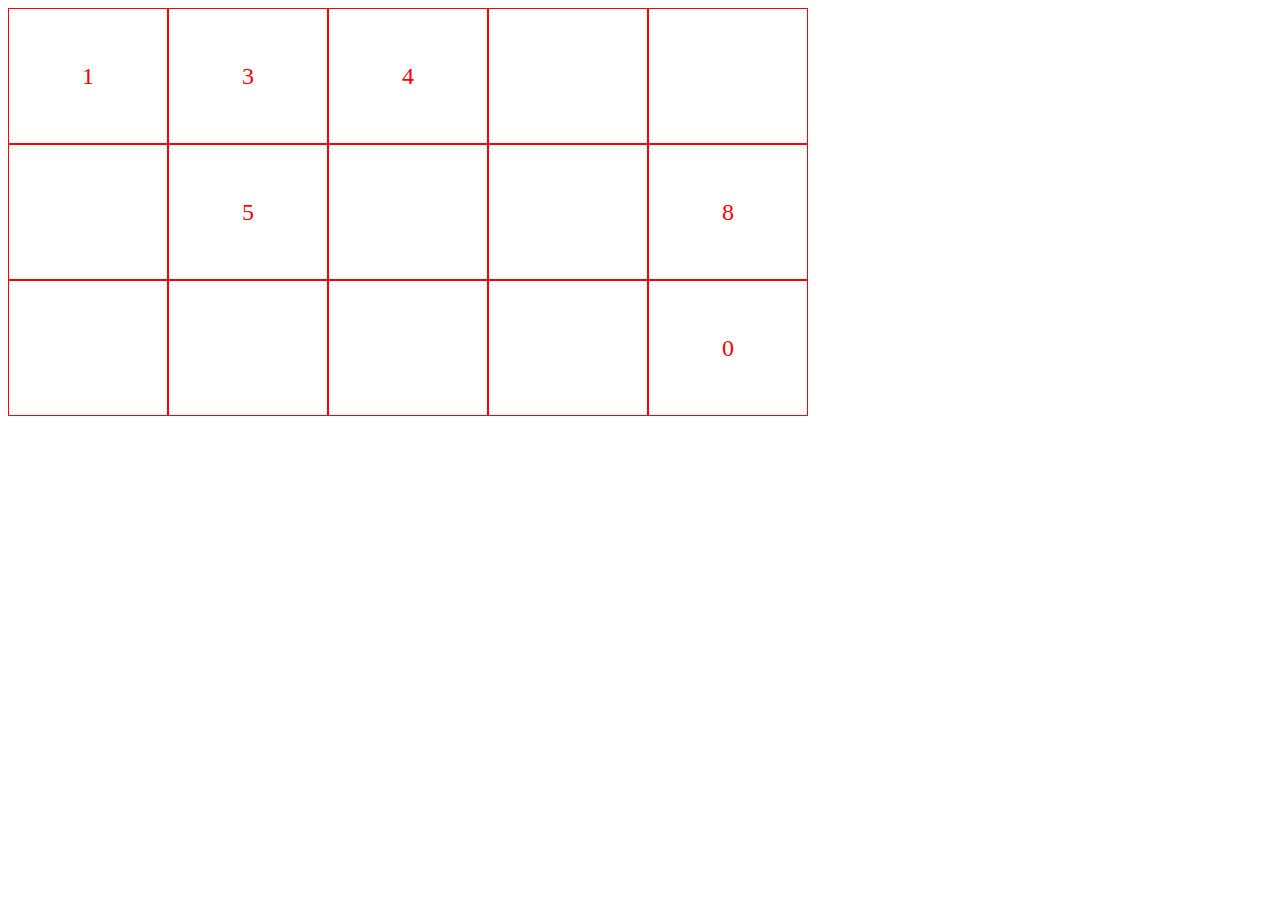
<file: shishi.html>
<!DOCTYPE html>
<html lang="en">
<head>
    <meta charset="UTF-8" />
    <title>Document</title>
    <style type="text/css">
    .box{
        width: 4rem;
        height: 2rem;
        background-color: #fff;
        display: table;
    }
    ul{


display: table-row;
border:1px solid red;
    }
    .box li{
        line-height: 0.67rem;
        text-align: center;
        width: 0.5rem;
        font-size: 0.12rem;
        color:red;
display: table-cell;
border:1px solid red;
    }
    </style>
    <script>
        // 根据屏幕的宽度和设计稿的尺寸动态设置 html 的 font-size    以下设计稿的尺寸为 640  6.4rem 相当于屏幕的宽度
        document.documentElement.style.fontSize = document.documentElement.clientWidth / 6.4 + 'px';
    </script>
</head>
<body>
    <div class="box">
        <ul>
            <li>1</li>
            <li>3</li>
            <li>4</li>
            <li></li>
            <li></li>
        </ul>
        <ul>
            <li></li>
            <li>5</li>
            <li></li>
            <li></li>
            <li>8</li>
        </ul>
        <ul>
            <li></li>
            <li></li>
            <li></li>
            <li></li>
            <li>0</li>
        </ul>
    </div>
</body>
</html>
</file>
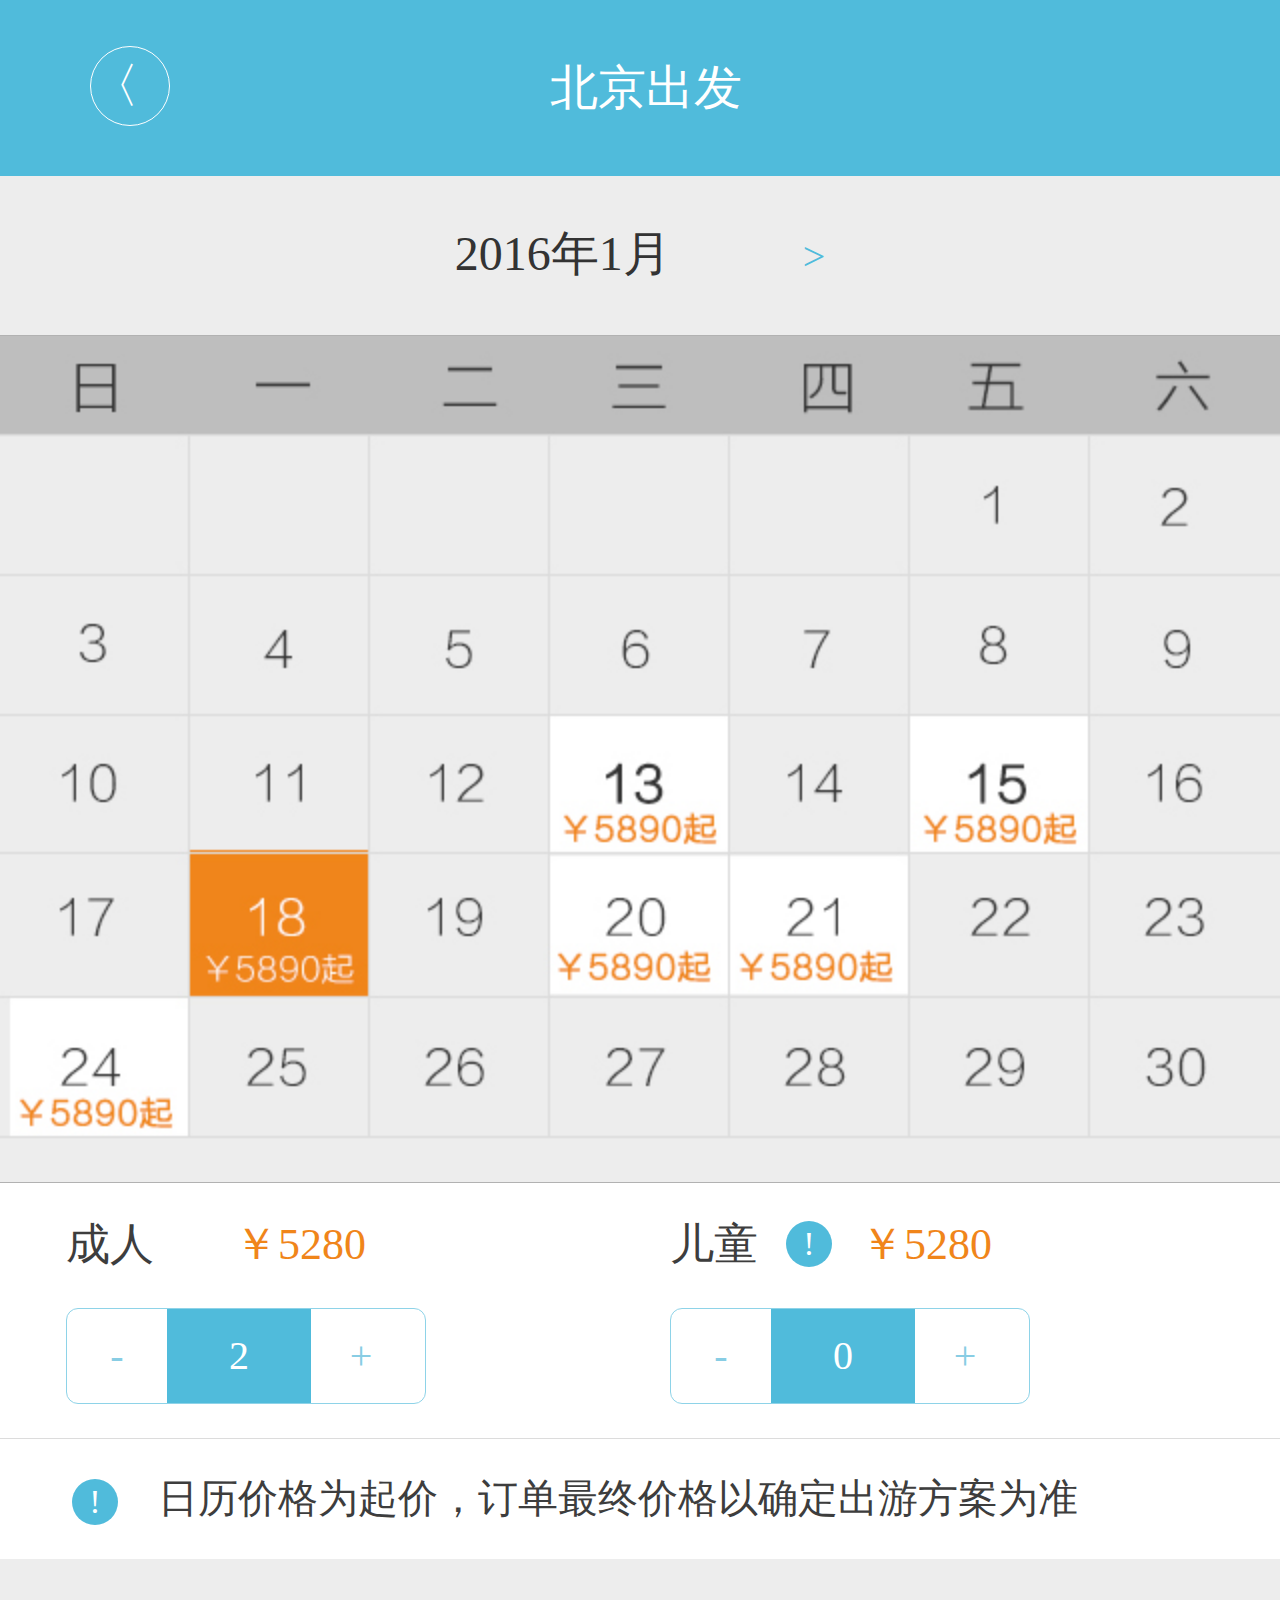
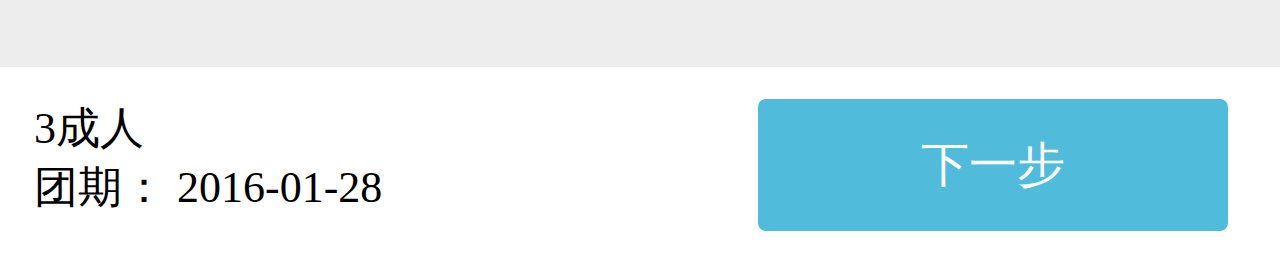
<file: time.html>
<!DOCTYPE html>
<html lang="en">

<head>
    <meta charset="UTF-8" />
    <title>自驾团报名页</title>
    <link rel="icon" href="images/bitbug_favicon.ico">
    <link rel="stylesheet" type="text/css" href="css/reset.css">
    <link rel="stylesheet" type="text/css" href="css/time.css">
    <meta name="viewport" content="width=device-width, user-scalable=no, initial-scale=1.0, maximum-scale=1.0, minimum-scale=1.0" />
</head>

<body>
    <header>
        <div class="top clearfix">
            <a href="search.html">〈</a>
            <a  href="#">北京出发</a>
        </div>
    </header>
    <section>
        <div class="main-top">
            <a class=" clearfix" href="#">
                <h3>2016年1月 <span>></span></h3>
                <img src="images/rili_15.jpg" alt="" />
                 <div class="left clearfix">

                <p>成人<span>￥5280</span></p>

                <p><em>-</em><span>2</span><em>+</em></p>
                </div>
                <div class="right clearfix">
                <p>儿童<span>￥5280</span><em>!</em></p>
                <p><em>-</em><span>0</span><em>+</em></p>
                </div>
                <p><em>!</em> 日历价格为起价，订单最终价格以确定出游方案为准</p>
            </a>
        </div>
    </section>
    <footer class=" clearfix">

            <div class="footer-left">
                <p>3成人</p>
                <p>团期： 2016-01-28</p>
            </div>
            <a href="order.html">下一步</a>

    </footer>
    <script>
    document.documentElement.style.fontSize = document.documentElement.clientWidth / 6.4 + 'px';
    </script>
</body>

</html>
</file>
<file: css/index.css>
header{
    width: 6.4rem;
    background-color: #000000;
}
/*.top{


}
.top a{
    font-size:0.20rem ;
    color:#fff;
    display:block;
    float:left;
    line-height: 0.4rem;
.top img{
    display:block;


    padding-bottom: 0.12rem;
}



}
.top .left{
    float:left;
}
.top .right{
    float:right;
}
.top .time{
margin-left: 0.67rem;


}*/
.bottom{
    background-color: #50bbdb;
    width: 6.4rem;
    position:relative;
}
.bottom>div{

position:absolute;
left:1.80rem;
}
.bottom .dingwei{
    width: 0.54rem;
    padding-bottom:0.54rem ;
    border-radius: 50%;
    display:block;
    /*background-color: pink;*/
    background-image: url(../images/dingwei.png);
    -webkit-background-size: 0.24rem;
    background-size: 0.24rem;
    background-repeat: no-repeat;
    background-position: center center;
    float:left;
    border:0.01rem solid #fff;
    margin-top: 0.16rem;


}
.bottom a{
    color:#fff;
    font-size:0.16rem ;
    display:block;
    line-height: 0.88rem;
    float:left;
}
.bottom .love{
    width: 1.67rem;
    line-height: 0.37rem;
    text-align: center;
    background-color: #fff;
    color:#50bbdb;
    border-radius: 0.04rem;
    margin-top: 0.25rem;
    margin-left: 0.03rem;
}
.bottom .hudong{
width: 1.63rem;
    line-height: 0.35rem;
    border: 0.01rem solid rgba(255, 255, 255,0.2);
    border-left:0;
    text-align: center;
    margin-top: 0.25rem;
}
.bottom .xiangji{

    width: 0.54rem;
    padding-bottom:0.54rem ;
    border-radius: 50%;
    display:block;
    /*background-color: pink;*/
    background-image: url(../images/xiangji.png);
    background-repeat: no-repeat;
    background-position: center center;
    float:right;
    border:0.01rem solid #fff;
    margin-top: 0.16rem;
 -webkit-background-size: 0.24rem;
    background-size: 0.24rem;


}
.banner{
background-image: url(../images/car.jpg);
background-repeat: no-repeat;
    background-position: center center;
text-align: center;
padding-bottom: 1rem;
padding-top: 0.12rem;
-webkit-background-size: 100%;
background-size: 100%;
width: 100%;
}
.banner form{
    position:relative;
}
.banner form input{
text-indent:0.6rem;
display:block;
/*float:left;*/
width: 3.98rem;
line-height: 0.43rem;
border:0.01rem solid #88d0e6;
border-radius: 0.04rem;
margin:0 auto;
background-color:rgba(255, 255, 255,0.2);
outline: 0;
 font-size: 0.21rem;
}
.banner form a{
    display: block;
    width: 0.26rem;
    padding-top: 0.26rem;
    background-image: url(../images/fangdajing.png);
    background-repeat: no-repeat;
    background-position: center center;
    -webkit-background-size: 100%;
    background-size: 100%;
    position:absolute;
    left:4.7rem;
    top:0.12rem;
}
.banner p{
    font-size: 0.36rem;
    color:#fe7228;



}
section{
     width: 6.4rem;
    background-color: #fff;


}
.main-top{
    padding-top: 0.33rem;
    padding-bottom: 0.32rem;

}
.main-top a{
    display:block;
    float:left;
    width: 1.18rem;
   line-height: 1.18rem;
    border-radius: 50%;

    font-size: 0.27rem;
    text-align: center;
    margin-left: 0.52rem;
}
.main-top a:first-child:hover,.main-top a:nth-child(2):hover,.main-top a:last-child:hover {
    color:#50bbdb;
    border: 1px solid #50bbdb;
}
.main-top a:first-child{
    color:#50bbdb;
    border: 1px solid #50bbdb;
    margin-left: 0.86rem;
}
.main-top a:nth-child(2),.main-top a:last-child{
    color:#d0d0d0;
     border: 1px solid #cccccc;
}
/*.main-bottom a{
    display:block;
}
.main-bottom a img{
    width: 100%;
}
.main-bottom .w,.c{
    display:block;
    font-size: 0.2rem;

}*/
.main-bottom{
        padding:0 0.09rem;
}
.main-bottom>a{
    display:block;
    margin-bottom: 0.1rem;
}
.main-bottom .pic1,.pic2,.pic3,.pic4,.pic5{
    width: 100%;
    height: 1.95rem;
    background-image: url(../images/pic1.jpg);
    background-repeat: no-repeat;
    background-position: center center;
    -webkit-background-size: 100%;
    background-size: 100%;
    margin:0 auto;
  overflow:hidden;
    position:relative;
}
.main-bottom .pic2{
    background-image: url(../images/pic2.jpg);
}
.main-bottom .pic3{
    background-image: url(../images/pic3.jpg);
}
.main-bottom .pic4{
    background-image: url(../images/pic4.jpg);
}
.main-bottom .pic5{
    background-image: url(../images/pic5.jpg);
}
.main-bottom  h3{
    font-size: 0.22rem;
    line-height: 0.48rem;
    background-color: rgba(0, 0, 0,0.2);
    color:#fff;
    opacity:0.7;
    text-indent: 0.2rem;
}
.main-bottom  p{
margin-top: 1.2rem;
font-size: 0.18rem;
line-height: 0.26rem;
background-color: rgba(0, 0 ,0,0.2);
color:#fff;
opacity:0.7;
width: 100%;
float:left;
text-indent: 0.2rem;
}
.main-bottom  h4{

    background-color: #f0884d;
    width: 0.90rem;
    height: 0.90rem;
    border-radius: 50% ;
    float:right;
    margin-top: 0.96rem;
    border:0.05rem solid #fff;
    border-bottom:0;
    position:absolute;
    bottom:-0.45rem;
    right:0;

}
.main-bottom  h4 span{
margin-top:0.2rem;
    font-size: 0.2rem;

    display:block;
    text-align: center;
    color:#fff;
}
.main-bottom  h4  em{


font-size: 0.12rem;
opacity:0.7;

}


.more{
    text-align: center;
    line-height: 0.53rem;
}
 .more a{
  background-image: url(../images/jiantou.jpg);
    background-repeat: no-repeat;
    background-position: 3.7rem center;
    -webkit-background-size: 0.25rem;
    background-size: 0.25rem;
    font-size: 0.2rem;
    display:block;

    background-color: #f1f1f1;
    color:#666666;

    /*float:left;*/

}
footer{
     width: 6.4rem;
    background-color: #fff;
padding-top: 1.34rem;


}
footer .last{
    display:table;
    width: 6.4rem;
    /*padding-left: 0.43rem;*/
    padding-right: 0.43rem;
    position:fixed;
    z-index: 2;
    bottom:-0.09rem;
    background-color: #fff;
    box-sizing: border-box;

}
footer ul{

    display:table-row;
}
footer ul li{

    display:table-cell;
}
footer a{
    /*display:block;*/
    float:right;
    font-size: 0.21rem;
    width: 0.44rem;
    text-align: center;
    background-image: url(../images/fangzi.png);
    background-repeat: no-repeat;
    background-position: center top;

    padding-top:0.56rem;
    padding-bottom: 0.1rem;
    color:#5d5d5d;
}
footer li:nth-child(2) a{
    background-image: url(../images/zhifeiji.png);
}
footer li:nth-child(2) a:hover{
    background-image: url(../images/zhifeiji1.png);
}
footer li:nth-child(3) a{
    background-image: url(../images/ditu.png);
}
footer li:nth-child(3) a:hover{
    background-image: url(../images/ditu1.png);
}
footer li:last-child a{
    background-image: url(../images/touxiang.png);
}
footer li:last-child a:hover{
    background-image: url(../images/touxiang1.png);
}
footer a:hover{
color:#5abfdd;

}
footer a:last-child{
    width: 0.84rem;


}
footer li:first-child a{

    color:#5abfdd;
    background-image: url(../images/fangzi1.png);
}

footer a:last-child img{
    width: 0.44rem;


}
footer a img{
    width: 0.43rem;
}
</file>
<file: css/indent1.css>
header {
    width: 100%;
    background-color: #50bbdb;
}

.top {}

.top a {
    display: block;
    float: left;
    line-height: 0.88rem;
    font-size: 0.24rem;
    color: #fff;
}

.top .sign {
    font-size: 0.54rem;

}

.top .order {
    margin-left: 2.3rem;
}

.bottom {
    background-color: #fff;
    font-size: 0.24rem;


}

.bottom>ul {
    float: left;
    width: 100%;
}

.bottom>ul>li {
    float: left;
    width: 3.15rem;
    text-align: center;
    line-height: 0.74rem;
    position: relative;
}

.bottom>ul li:first-child {
    border-right: 0.005rem solid #d2d2d2;

}

.bottom>ul li:last-child {
    border-left: 0.005rem solid #d2d2d2;
    position: relative;
}

.bottom>ul>li>a {

    padding-right: 0.28rem;
    box-sizing: border-box;


    color: #333333;
    background-image: url(../images/xiaosanjiao_19.jpg);
    background-repeat: no-repeat;
    background-position: right center;
}

.bottom ul li:first-child>ul {
    position: absolute;
    top: 0.74rem;
    width: 6.4rem;
    z-index: 1;
    background-color: #fff;
}

.bottom ul li:last-child>ul {
    position: absolute;
    top: 0.74rem;
    left: -3.2rem;
    width: 6.4rem;
    z-index: 2;
    background-color: #fff;

}


.bottom ul li:first-child:hover ul li,.bottom ul li:last-child:hover ul li {
    height: 0.74rem;
    opacity: 1;

}




.bottom ul li:first-child ul li {
    text-align: left;
    height: 0;
    opacity: 0;
    transition: all 1s;

}

.bottom ul li:last-child ul li {
    text-align: left;
    height: 0;
    opacity: 0;
    transition: all 1s;
    box-sizing: border-box;
padding-left: 0.22rem;

border-top: 1px solid #dadada;

}

.bottom ul li:last-child ul li a {
    color: #666666;






}

.bottom ul li:first-child ul li a {
    color: #666666;
    display: block;
    text-indent: 0.22rem;

    border-top: 1px solid #dadada;

}

section {
    background-color: #f1f1f1;
    width: 100%;
    padding-bottom: 0.14rem;
    padding-top: 0.001rem;
}

section a {

    display: block;
    width: 100%;
    color: #b8b8b8;
}

.indent {
    margin-top: 0.14rem;
    padding-top: 0.06rem;
    background-color: #fff;
}

.indent-top {
    width: 6.02rem;
    margin: 0 auto;
}

.indent-top p {
    font-size: 0.12rem;
    float: left;
}

.indent-top p:first-child {
    line-height: 0.22rem;
    border-right: 1px solid #e7e7e7;
    box-sizing: border-box;
    padding-right: 0.17rem;
}

.indent-top p:nth-child(2) {
    border-left: 1px solid #b8b8b8;
    line-height: 0.22rem;
    box-sizing: border-box;
    padding-left: 0.16rem;

}

.indent-top p:nth-child(3) {
    line-height: 0.22rem;
    float: right;
}

.indent-top p:nth-child(4) {
    margin-top: 0.06rem;
    width: 6.02rem;
    padding-top: 0.01rem;
    background-image: url(../images/p_32.jpg);
}

.indent-top p:last-child {
    line-height: 0.34rem;
    margin-bottom: 0.08rem;
}

.indent-top p:last-child span {
    color: #ea561d;
    font-size: 0.16rem;
    margin-left: 0.8rem;
}

.indent-top h3 {
    font-size: 0.26rem;
    float: left;
    width: 100%;
    line-height: 0.53rem;
}

.indent-top h3 span {
    color: #333333;
}

.indent-bottom {
    width: 100%;
    border-top: 1px solid #b5b5b5;
    float: left;
    padding-top: 0.1rem;
}

.indent-bottom p:first-child {
    float: left;
    font-size: 0.22rem;
    margin-left: 0.2rem;
    color: #ea561d;
}

.indent-bottom p:last-child {
    width: 0.86rem;
    line-height: 0.34rem;
    float: right;
    font-size: 0.22rem;
    box-sizing: border-box;
    border: 1px solid #bfbfbf;
    background-image: url(../images/xiaosanjiao_19.jpg);
    background-repeat: no-repeat;
    background-position: 0.58rem center;
    padding-left: 0.1rem;
    margin-right: 0.27rem;
    margin-bottom: 0.09rem;

}

.indent-bottom p:last-child span {
    color: #333333;
}
</file>
<file: css/indent2.css>
header {
    width: 100%;
    background-color: #50bbdb;
}

.top {}

.top a {
    display: block;
    float: left;
    line-height: 0.88rem;
    font-size: 0.24rem;
    color: #fff;
}

.top a:first-child {
    width: 0.39rem;
    line-height: 0.39rem;
    border-radius: 50%;
    border: 1px solid #fff;
    margin-top: 0.23rem;
    margin-left: 0.45rem;

}

.top a:nth-child(2) {
    margin-left: 1.9rem;
}

.top a:last-child {
    float: right;
    display: block;
    box-sizing: border-box;

}

.top img {
    width: 0.45rem;
    margin-right: 0.20rem;
    display: block;
    margin-top: 0.2rem;


}

section .text1 {
    border-bottom: 1px solid #dcdcdc;
}

section h3 {
    font-size: 0.24rem;
    background-image: url(../images/dayuhao_16.jpg);
    background-repeat: no-repeat;
    background-position: right center;
    margin-right: 0.24rem;
    line-height: 0.46rem;
    padding-right: 0.48rem;
    margin-left: 0.05rem;
    text-indent: 0.11rem;
}

.text2 {
    padding-left: 0.28rem;
    padding-top: 0.38rem;
    border-bottom: 1px solid #dcdcdc;
    padding-bottom: 0.32rem;
}

.text2 h4,
.text3 h4,
.text5 h4,
.text6 h4,
.text7 h4 {
    font-size: 0.26rem;
    font-weight: bolder;
    border-left: 4px solid #50bbdb;
    padding-left: 0.19rem;

}

.text2 p,
.text3 p,
.text6 p,
.text7 p,
.text8 p {
    font-size: 0.18rem;
    margin-top: 0.24rem;
    margin-left: 0.21rem;
}

.text3 {
    padding-left: 0.28rem;
    padding-top: 0.38rem;
    border-bottom: 1px solid #dcdcdc;
    padding-bottom: 0.13rem;

}

.text3 p {
    float: left;
    margin-right: 0.54rem;
}

.text3 p span,
.text4 p span {
    margin-left: 0.24rem;
}

.text4 {
    padding-top: 0.12rem;
    padding-bottom: 0.08rem;
    border-bottom: 1px solid #dcdcdc;
}

.text4 p {
    font-size: 0.18rem;
    margin-left: 3.0rem;
    margin-bottom: 0.25rem;
}

.text5 {
    padding-left: 0.28rem;
    padding-top: 0.24rem;
    padding: 0.32rem;
    border-bottom: 1px solid #dcdcdc;
}

.text5 p {
    font-size: 0.18rem;
    margin-left: 0.21rem;
    margin-top: 0.24rem;
}

.text5 p span {
    display: block;
    float: right;
    margin-right: 0.50rem;
}

.text6,
.text7 {
    padding-left: 0.28rem;
    padding-top: 0.26rem;
    padding-bottom: 0.25rem;
    border-bottom: 1px solid #dcdcdc;
}

.text8 {
    padding-left: 0.28rem;

    padding-bottom: 0.25rem;
    border-bottom: 1px solid #dcdcdc;
    margin-bottom: 0.48rem;
}

section a {
    display: block;
    color: #333333;
}
</file>
<file: css/introduction.css>
header {
    width: 100%;
    background-color: #50bbdb;
}

.top {}

.top a {
    display: block;
    float: left;
    line-height: 0.88rem;
    font-size: 0.24rem;
    color: #fff;
}

.top a:first-child {
  width: 0.39rem;
  line-height: 0.39rem;
  border-radius:50%;
  border:1px solid  #fff;
  margin-top: 0.23rem ;
  margin-left: 0.45rem;

}

.top a:last-child {
    margin-left: 1.9rem;
}
.main-top{
    width: 4.92rem;
    margin-left: 0.42rem;
    margin-top: 0.19rem;
}
.main-top img{
    display:block;
    float:left;
    margin-right: 0.49rem;
    width: 1.45rem;

}
.main-top h1{
    font-size:0.29rem;
    padding-top: 0.58rem;

}
.main-top p{
   float:left;
  /*  margin-left: 0.96rem;*/
     margin-top: 0.17rem;
    width: 2.97rem;
    padding-top: 0.01rem ;
    background-image: url(../images/lingduip_10.jpg);

}
.article{
    border:1px dashed #e9e9e9;
    width: 5.45rem;
    margin-left: 0.41rem;
    margin-top: 0.24rem;
    margin-bottom: 1.25rem;
}
.article p{
    margin-right: 0.18rem;
    margin-left: 0.1rem;
    margin-top: 0.08rem;
    font-size: 0.20rem;
    color:#333333;
    line-height: 0.36rem;
}
</file>
<file: css/introduction2.css>
header {
    width: 100%;
    background-color: #50bbdb;
}

.top {}

.top a {
    display: block;
    float: left;
    line-height: 0.88rem;
    font-size: 0.24rem;
    color: #fff;
}

.top a:first-child {
  width: 0.39rem;
  line-height: 0.39rem;
  border-radius:50%;
  border:1px solid  #fff;
  margin-top: 0.23rem ;
  margin-left: 0.45rem;

}

.top a:last-child {
    margin-left: 1.9rem;
}
.m-t-t{
    width: 100%;
    background-color: #ebebeb;
}
.m-t-t p{
    float:left;
    width: 2.66rem;
    padding-top: 0.01rem;
    background-color: #d5d5d5;
    margin-top: 0.34rem;
   }
   .m-t-t p:last-child{
    float:right;
   }
.m-t-t h3{
    font-size: 0.21rem;
    float:left;
    line-height: 0.68rem;
    color:#333333;
    margin-left: 0.12rem;
}
.introduction{
    width: 4.92rem;
    margin-left: 0.42rem;
    margin-top: 0.19rem;
}
.introduction img{
    display:block;
    float:left;
    margin-right: 0.49rem;
    width: 1.45rem;

}
.introduction h1{
    font-size:0.29rem;
    padding-top: 0.58rem;

}
.introduction p{
   float:left;
  /*  margin-left: 0.96rem;*/
     margin-top: 0.17rem;
    width: 2.97rem;
    padding-top: 0.01rem ;
    background-image: url(../images/lingduip_10.jpg);

}
.article{
    border:1px dashed #e9e9e9;
    width: 5.45rem;
    margin-left: 0.41rem;
    margin-top: 0.24rem;
   margin-bottom: 0.39rem;
}
.article p{
    margin-right: 0.18rem;
    margin-left: 0.1rem;
    margin-top: 0.08rem;
    font-size: 0.20rem;
    color:#333333;
    line-height: 0.36rem;
}
.m-b-t{
    width: 100%;
    background-color: #ebebeb;
}
.m-b-t p{
    float:left;
    width: 2.66rem;
    padding-top: 0.01rem;
    background-color: #d5d5d5;
    margin-top: 0.34rem;
   }
   .m-b-t p:last-child{
    float:right;
   }
.m-b-t h3{
    font-size: 0.21rem;
    float:left;
    line-height: 0.68rem;
    color:#333333;
    margin-left: 0.12rem;
}
.product{
    padding:0 0.09rem;
}
.product>a{
    display:block;
    margin-bottom: 0.1rem;
}
.product .pic1,.pic2,.pic3,.pic4,.pic5{
    width: 100%;
    height: 1.95rem;
    background-image: url(../images/pic1.jpg);
    background-repeat: no-repeat;
    background-position: center center;
    -webkit-background-size: 100%;
    background-size: 100%;
    margin:0 auto;
  overflow:hidden;
    position:relative;
}
.product .pic2{
    background-image: url(../images/pic2.jpg);
}
.product .pic3{
    background-image: url(../images/pic3.jpg);
}
.product .pic4{
    background-image: url(../images/pic4.jpg);
}
.product .pic5{
    background-image: url(../images/pic5.jpg);
}
.product  h3{
    font-size: 0.22rem;
    line-height: 0.48rem;
    background-color: rgba(0, 0, 0,0.2);
    color:#fff;
    opacity:0.7;
    text-indent: 0.2rem;
}
.product  p{
margin-top: 1.2rem;
font-size: 0.18rem;
line-height: 0.26rem;
background-color: rgba(0, 0 ,0,0.2);
color:#fff;
opacity:0.7;
width: 100%;
float:left;
text-indent: 0.2rem;
}
.product  h4{

    background-color: #f0884d;
    width: 0.90rem;
    height: 0.90rem;
    border-radius: 50% ;
    float:right;
    margin-top: 0.96rem;
    border:0.05rem solid #fff;
    border-bottom:0;
    position:absolute;
    bottom:-0.45rem;
    right:0;

}
.product  h4 span{
margin-top:0.2rem;
    font-size: 0.2rem;

    display:block;
    text-align: center;
    color:#fff;
}
.product  h4  em{


font-size: 0.12rem;
opacity:0.7;

}
footer{
    text-align: center;

}
footer a{
  background-image: url(../images/jiantou.jpg);
    background-repeat: no-repeat;
    background-position: 3.7rem center;
    -webkit-background-size: 0.25rem;
    background-size: 0.25rem;
    font-size: 0.2rem;
    display:block;
   line-height: 0.84rem;
    background-color: #f1f1f1;
    color:#666666;

    /*float:left;*/

}
</file>
<file: css/order.css>
header {
    width: 100%;
    background-color: #50bbdb;
}

.top {}

.top a {
    display: block;
    float: left;
    line-height: 0.88rem;
    font-size: 0.24rem;
    color: #fff;
}

.top a:first-child {
  width: 0.39rem;
  line-height: 0.39rem;
  border-radius:50%;
  border:1px solid  #fff;
  margin-top: 0.23rem ;
  margin-left: 0.45rem;

}

.top a:last-child {
    margin-left: 1.9rem;
}
section{
    width: 100%;
    background-color: #ededed;
}
.main-top{
    width: 100%;
    background-color: #fff;
}
.main-top h2{
    margin-left: 0.13rem;
    font-size: 0.22rem;
    line-height: 0.46rem;
    margin-right: 0.22rem;
}
.text1,.text2,.text3,.text4{
    background-color: #fff;
    width: 6.04rem;
    margin-left: 0.15rem;
    margin-top: 0.17rem;
     padding-top: 0.14rem;
     border-radius: 0.1rem;padding-bottom: 0.29rem;

}
.text1 h3,.text2 h3,.text3 h3,.text4 h3{
       font-size: 0.26rem;
    font-weight: bolder;
    border-left: 4px solid #50bbdb;
    padding-left: 0.19rem;
color:#333333;
    margin-left: 0.13rem;

}
.content{
    position:relative;
    margin-top: 0.1rem;
    border-top:1px solid #dcdcdc;
}
.text1 p,.text2 p,.text3 p{
    color:#333333;
    margin-bottom: 0.22rem;
    font-size: 0.21rem;
    margin-left: 0.36rem;
    margin-top: 0.18rem;
}
.text2 p,.text3 p{
    border-bottom:1px solid #dcdcdc;
    margin-right: 0.36rem;
    line-height: 0.35rem;
    margin-bottom: 0.08rem;
    margin-top: 0.13rem;
}
.content p:nth-child(4){
    margin-bottom: 0rem;
}
.content .modify{
    position:absolute;
    right:0.51rem;
    top:0.51rem;
    z-index: 2;
    display:block;
    width: 0.74rem;
    line-height: 0.32rem;
    border:1px solid #cccccc;
    font-size: 0.19rem ;
    text-align:center;
    color:#50bbdb;
    background-color: #fff;
    border-radius: 0.05rem;
}
.text3 h3 a{
float:right;
font-size: 0.19rem;
color:#88cde4;
font-weight: normal;
margin-right: 0.28rem;
}
.content p a{
    color:#333333;
}
.content p a img{
    width: 0.27rem;
    display:block;
    float:left;
    margin-top: 0.05rem;
    margin-right: 0.06rem;
}
.text3 .content>a:last-child{
    display:block;
    width: 0.33rem;
    line-height: 0.33rem;
    border-radius:50% ;
    background-color: #fff;
    font-size: 0.13rem;
    text-align: center;
    border:1px solid #cfcfcf;
    margin:0 auto;
    color:#797979;
}
.text3 {
padding-bottom: 0.08rem;
}
.text4 p{
    border-bottom:1px solid #dcdcdc;
    margin-right: 0.36rem;
    line-height: 0.35rem;
    margin-bottom: 0.08rem;
    margin-top: 0.13rem;
    color:#333333;
font-size: 0.21rem;
margin-left: 0.36rem;
padding-left: 0.42rem;
}
.text4 p a{
    float:right;
    font-size: 0.19rem;
    color:#666666;
}
.text4 p span{
    display:block;

}
.text4 p span em{
    float:right;
    font-size: 0.19rem;
    color:#666666;
}
.text4 p span em samp{
    color:#f98d0d;
}
.text4 .contet{
    position:relative;
}
form input{
    display:block;
    width: 0.29rem;
    height: 0.32rem;
    float:left;
    position:absolute;
    left:0.37rem;

    /*border-radius: 0.04rem;*/
    /*border:0.01rem solid #50bbdb;*/
}
form input:first-child{
    top:0.3rem;
}
form input:last-child{
    top:1.1rem;
}
section h4{
    font-size: 0.20rem;
    line-height: 0.67rem;
    text-align: center;
}
footer p{
    font-size: 0.24rem;
    line-height: 0.99rem;
/*    font-weight: bolder;*/
    float:left;
    color:#f0851a;
    margin-left: 0.17rem;
}
footer a{
    display:block;
    float:right;
    width: 2.35rem;
    line-height: 0.66rem;
    font-size: 0.25rem;
    text-align: center;
    background-color: #50bbdb;
    color:#fff;
    border-radius: 0.04rem;
    margin-top: 0.16rem;
    margin-right: 0.26rem;

}
</file>
<file: css/pay.css>
header {
    width: 100%;
    background-color: #fff;

}

.top {
    background-color: #50bbdb;
}

.top a {
    display: block;
    float: left;
    line-height: 0.88rem;
    font-size: 0.24rem;
    color: #fff;
}

.top a:first-child {
    width: 0.39rem;
    line-height: 0.39rem;
    border-radius: 50%;
    border: 1px solid #fff;
    margin-top: 0.23rem;
    margin-left: 0.45rem;

}

.top a:last-child {
    margin-left: 1.9rem;

}
header p{
    font-size: 0.28rem;
    line-height: 0.97rem;
    color:#f29846;
    margin-left: 0.53rem;
}
section{
    width: 100%;
    background-color: #ebebeb;
    padding-bottom: 2.91rem;
    padding-top: 0.26rem;
}
.inner{
    background-color: #fff;

}
.inner .text1{
    line-height: 0.99rem;
    margin-left: 0.52rem;
    margin-right: 0.21rem;border-bottom: 0.01rem solid #dcdcdc;
}
 form p{
float:left;
font-size: 0.30rem;

}
 form p img{
    display:block;
    width: 0.57rem;
    float:left;
    margin-top: 0.22rem;
    margin-right: 0.37rem;
}
 form input{
     float:right;
    display:block;
    width: 0.40rem;
    height: 0.40rem;
    margin-top: 0.3rem;
}
footer{
    padding-top: 0.16rem;
    padding-left: 0.16rem;
    padding-bottom: 0.14rem;
    padding-right: 0.26rem;
}
footer p{
    float:left;
    font-size: 0.20rem;
    width: 4rem;
}
footer p:first-child{
    color:#f0851a;
    font-size:0.25rem;
}
footer>a{
    display:block;
    width: 1.87rem;
    line-height: 0.66rem;
    text-align: center;
    border-radius: 0.04rem;
    font-size: 0.30rem;
    color:#fff;
    background-color: #50bbdb;
    float:right;


}
</file>
<file: css/pay2.css>
header {
    width: 100%;
    background-color: #fff;
    border-bottom: 0.01rem solid #dcdcdc;

}

.top {
    background-color: #50bbdb;
}

.top a {
    display: block;
    float: left;
    line-height: 0.88rem;
    font-size: 0.24rem;
    color: #fff;
}

.top a:first-child {
    width: 0.39rem;
    line-height: 0.39rem;
    border-radius: 50%;
    border: 1px solid #fff;
    margin-top: 0.23rem;
    margin-left: 0.45rem;

}

.top a:nth-child(2) {
    margin-left: 1.9rem;
}
.top a:last-child{
    float:right;
    margin-right: 0.22rem;
}
header p{
margin-left: 2.09rem;
    line-height: 0.78rem;
    padding-left: 0.76rem;
    font-size: 0.22rem;
   float:left;
    background-image: url(../images/pay5_08.jpg);
    background-repeat: no-repeat;
    background-position: left center;
    -webkit-background-size: 0.34rem;
    background-size: 0.34rem;


}
section{
    width: 100%;
    background-color: #fff;
    padding-bottom: 0.23rem;
}
section .text,.text1{
    background-color: #fff;
    margin-left: 0.4rem;
    margin-right: 0.33rem;
    border-bottom: 0.01rem dashed #dcdcdc;
    padding-top: 0.28rem;
}
section .text p,.text1 p{
font-size: 0.21rem;
margin-bottom: 0.28rem;
padding-right: 0.14rem;
padding-left: 0.08rem;
color:#797979;
}
section .text p span,.text1 p span{
    float:right;
    color:#333333;
}
section .text1{
    border-bottom: 0;
}
footer{
    background-color: #f6f6f6;
padding-top: 0.52rem;
padding-bottom: 1rem;
}
footer p{
    font-size: 0.20rem;
    margin-left:0.44rem;
    margin-right: 0.54rem;
    line-height: 0.41rem;

}
footer a{
    display:block;
    width: 5.41rem;
    text-align: center;
    line-height: 0.69rem;
    border:0.02rem solid #e5e5e5;
    font-size: 0.3rem;
    color:#50bbdb;
    margin:0 auto;
    margin-top: 0.96rem;
}
</file>
<file: css/product.css>
header {
    width: 100%;
    background-color: #50bbdb;
}

.top {



    /*background-image: url(../images/shengluehao.png);
    background-repeat: no-repeat;
    background-position: right center;
    -webkit-background-size: 0.52rem;
    background-size: 0.52rem;*/
}

.top a {
    display: block;

    font-size: 0.24rem;
    color: #fff;
}

.top .sign {
    font-size: 0.54rem;
    line-height: 0.88rem;
    float: left;
}

.top .order {
    float: left;

    margin-top: 0.18rem;
    margin-left: 2.0rem;

    /*margin-left: 2.3rem;*/
}

.top .order span {
    display: block;
    font-size: 0.16rem;
    text-align: center;
}

.other {
    font-size: 0.54rem;
    line-height: 0.88rem;
    float: right;
    margin-right: 0.13rem;

}

.other img {
    width: 0.52rem;
    display: block;
    margin-top: 0.2rem;
}

section {
    width: 100%;
    background-color: #f1f1f1;
    border-bottom:0.01rem solid #d2d2d2;
}

.content {
    background-color: #fff;
    padding-right: 0.14rem;
    position: relative;
    margin-top: 0.17rem;
}

.content img {
    float: left;
    display: block;
    width: 1.8rem;
    margin-right: 0.13rem;


}

.content h3 {
    /* padding-top: 0.05rem;*/
    font-size: 0.23rem;
    color: #333333;
    /*  margin-bottom: 0.12rem;*/
}

.content h3 em {
    font-weight: bolder;
}

.content h4 {
    font-size: 0.23rem;
    color: #333333;
    /*   margin-bottom: 0.10rem;*/

}

.content p:nth-child(4) {
    font-size: 0.19rem;
    color: #c6c6c6;
}

.content p:nth-child(5) {
    font-size: 0.17rem;
    color: #333333;
    line-height: 0.38rem;
    background-image: url(../images/boshi_59.jpg);
    background-repeat: no-repeat;
    background-position: left center;
    -webkit-background-size: 0.29rem;
    background-size: 0.29rem;
    float: left;
    padding-left: 0.35rem;
}

.content span {
    display: block;
    float: right;
    font-size: 0.23rem;
    color: #ea561d;
}

.content span em {
    font-size: 0.14rem;
}

.content .yinying {
    font-size: 0.21rem;
    width: 1.8rem;
    color: #fff;
    line-height: 0.3rem;
    border-bottom: 0.01rem solid #307083;
    background-color: rgba(0, 0, 0, 0.5);
    opacity: 0.8;
    position: absolute;
    left: 0;
    bottom: 0;
    text-align: center;
}
footer{
    padding-top: 0.98rem;
}

footer ul {
    position:fixed;
    bottom:0;
    float: left;
    background-color: #fff;


}

footer li {
    float: left;
}

footer li a {

    width: 0.80rem;
    display: block;
    font-size: 0.2rem;
    padding-top: 0.7rem;
    padding-bottom: 0.09rem;

    margin-right: 0.76rem;
    color: #333333;
}

footer li a:hover {
    color: #50bbdb;
}

footer li:first-child a {
    margin-left: 0.26rem;
    background-image: url(../images/1.jpg);
    -webkit-background-size: 0.8rem;
    background-size: 0.8rem;
    background-repeat: no-repeat;
    background-position: center center;
    color: #50bbdb;
}

footer li:nth-child(2) a {
    background-image: url(../images/2.jpg);
    -webkit-background-size: 0.8rem;
    background-size: 0.8rem;
    background-repeat: no-repeat;
    background-position: center center;
}

footer li:nth-child(3) a {
    background-image: url(../images/3.jpg);
    -webkit-background-size: 0.8rem;
    background-size: 0.8rem;
    background-repeat: no-repeat;
    background-position: center center;
}

footer li:last-child a {
    margin-right: 0.48rem;
    background-image: url(../images/4.jpg);
    -webkit-background-size: 0.8rem;
    background-size: 0.8rem;
    background-repeat: no-repeat;
    background-position: center center;
}
</file>
<file: css/search.css>
header {
    width: 100%;

}

.top {
    background-color: #50bbdb;
}

.top a {
    display: block;
    float: left;
    line-height: 0.88rem;
    font-size: 0.24rem;
    color: #fff;
}

.top a:first-child {
    width: 0.39rem;
    line-height: 0.39rem;
    border-radius: 50%;
    border: 1px solid #fff;
    margin-top: 0.23rem;
    margin-left: 0.45rem;

}

.top a:last-child {
    margin-left: 1.9rem;

}

.banner a {
    display: block;
    position: relative;
}

.banner img {
    display: block;
    width: 100%;
}

.banner a p {
    box-sizing: border-box;
    width: 100%;
    font-size: 0.28rem;
    color: #fff;
    line-height: 0.53rem;
    background-color: rgba(0, 0, 0, 0.3);
    padding-left: 0.29rem;
    position: absolute;
    bottom: 0;
}

section {
    width: 100%;
    background-color: #e5e5e5;
}

section>a {
    display: block;
}

section .main-top {
    width: 100%;
    padding-top: 0.18rem;
    padding-bottom: 0.27rem;
    background-color: #fff;
    background-image: url(../images/gongbeijing_33.jpg);
    background-repeat: no-repeat;
    background-position: center bottom;
    -webkit-background-size: 100%;
    background-size: 100%;

}

section .main-top p {
    width: 5rem;
    font-size: 0.26rem;
    float: left;
    border-right: 0.01rem solid #cccccc;
    margin-left: 0.31rem;

}

section .main-top p span {
    float: left;
    display: block;
}

section .main-top a {
    display: block;
    float: right;

}

section .main-top a img {
    display: block;
    width: 0.28rem;
    margin-right: 0.32rem;
    margin-top: 0.14rem;
}

.text1 {
    background-color: #fff;
    width: 6.19rem;
    margin: 0 auto;
    margin-top: 0.33rem;
    border-radius: 0.1rem;
    background-image: url(../images/dayuhao2_49.jpg);
    background-repeat: no-repeat;
    background-position: 5.76rem center;
    -webkit-background-size: 0.13rem;
    background-size: 0.13rem;
    padding-top: 0.22rem;
    padding-bottom: 0.22rem;

    padding-left: 0.19rem;
    box-sizing: border-box;
}

.text1 p {
    color: #333333;
    font-size: 0.27rem;
    margin-bottom: 0.18rem;

}

.text1 span {
    display: block;
    float: left;
    font-size: 0.20rem;
    width: 0.64rem;
    line-height: 0.3rem;
    text-align: center;
    color: #333333;
    border: 0.01rem solid #cccccc;
}

.text1 span:last-child {
    margin-left: 0.16rem;
}

.text2 {
    width: 100%;
    background-color: #fff;
    margin-top: 0.36rem;
}

.text2 ul {
    float: left;
    border-bottom: 0.01rem solid #cccccc;
    margin-bottom: 0.32rem;
}

.text2 ul li {
    margin-top: 0.07rem;
    line-height: 0.57rem;
    width: 1.70rem;
    text-align: center;
    float: left;
    font-size: 0.26rem;
    position: relative;
}

.text2 ul>li+li {
    margin-left: 0.58rem;
}

/*.text2 ul li:nth-child(2){
   padding:0 0.58rem;
}*/
.text2 ul li a {
    color: #000000;
    display: block;
}

.text2 ul li a:hover,
.text2 ul li:first-child a {
    position: absolute;
    left: 0.31rem;
    top: -0.01rem;
    color: #50bbdb;
    border-bottom: 0.03rem solid #39a1c0;
}

.text3 {
    width: 100%;
    background-color: ##f5f5f5;
}

.text3 p {
    float: left;
    width: 2.66rem;
    padding-top: 0.01rem;
    background-color: #d5d5d5;
    margin-top: 0.34rem;
}

.text3 p:last-child {
    float: right;
}

.text3 h3 {
    font-size: 0.21rem;
    float: left;
    line-height: 0.68rem;
    color: #333333;
    margin-left: 0.12rem;
}

.text4 {
    background-color: #fff;
    padding-left: 0.32rem;
    padding-right: 0.33rem;
    padding-top: 0.26rem;
}

.text4 p {
    font-size: 0.2rem;

    margin-top: 0.16rem;
    color: #333333;
}

.text4 p span {
    color: #797979;
}

.text4 img {
    display: block;
    width: 100%;
}

.text4 img:nth-child(6) {
    margin-bottom: 0.07rem;
    margin-top: 0.40rem;
}

.text4 img:last-child {
    margin-bottom: 0.25rem;
}

.text5 {
    background-color: #fff;
    margin-top: 0.22rem;
    margin-bottom: 0.22rem;
}

.jianjie {
    width: 100%;
    background-color: #f5f5f5;
}

.jianjie p {
    float: left;
    width: 2.66rem;
    padding-top: 0.01rem;
    background-color: #d5d5d5;
    margin-top: 0.34rem;
}

.jianjie p:last-child {
    float: right;
}

.jianjie h3 {
    font-size: 0.21rem;
    float: left;
    line-height: 0.68rem;
    color: #333333;
    margin-left: 0.12rem;
}

.introduction {
    margin-left: 0.41rem;
    margin-right: 0.30rem;
    border-left: 0.01rem dashed #d2d2d2;
    /*margin-top: 0.30rem;*/
    box-sizing: border-box;
    padding-left: 0.22rem;
}
.introduction .content1,.content2,.content3{
position:relative;
}
.introduction .content1 img{
 position:absolute;
    left:-0.35rem;
    top:0;
display:block;
    width:0.23rem;
}
.introduction .content2 img:last-child{
 position:absolute;
    left:-0.35rem;
    top:0;
display:block;
    width:0.23rem;
}
.introduction .content3 img:last-child{
 position:absolute;
    left:-0.35rem;
    top:0;
display:block;
    width:0.23rem;
}

.introduction h4 {
    font-size: 0.27rem;
    color: #50bbdb;
    border-bottom: 0.01rem solid #50bbdb;
    padding-bottom: 0.09rem;
    margin-top: 0.50rem;
    width: 4.68rem;
    box-sizing: border-box;
    text-indent: 0.06rem;
}

.introduction h5 {
    line-height: 0.67rem;
    font-size: 0.23rem;
    border-bottom: 0.01rem dashed #d2d2d2;
    width: 4.68rem;
    box-sizing: border-box;
    text-indent: 0.06rem;
}

.introduction p {
    line-height: 0.36rem;
    font-size: 0.19rem;
    color: #666666;

}

.introduction img {
    margin-top: 0.14rem;
    display: block;
    width: 100%;
}

.introduction img:last-child {
    margin-bottom: 0.31rem;
}

.text6 {
    background-color: #fff;
    padding-top: 0.29rem;
    padding-bottom: 0.50rem;
}

.text6 .yuding {

    width: 100%;
    background-color: #f5f5f5;
}

.text6 .yuding p {
    float: left;
    width: 2.66rem;
    padding-top: 0.01rem;
    background-color: #d5d5d5;
    margin-top: 0.34rem;
}

.text6 .yuding p:last-child {
    float: right;
}

.text6 .yuding h3 {
    font-size: 0.21rem;
    float: left;
    line-height: 0.68rem;
    color: #333333;
    margin-left: 0.12rem;
}

.text6 h6 {
    font-size: 0.25rem;
    font-weight: bolder;
    color: #333333;
    margin-left: 0.30rem;
}

.text6 .about {
    margin-top: 0.34rem;
}

.text6 .about p {
    font-size: 0.2rem;
    color: #666666;
    margin-left: 0.30rem;
    margin-right: 0.34rem;
    line-height: 0.28rem;
}

.text7 {
    width: 100%;
    background-color: ##f5f5f5;
}

.text7 p {
    float: left;
    width: 2.66rem;
    padding-top: 0.01rem;
    background-color: #d5d5d5;
    margin-top: 0.34rem;
}

.text7 p:last-child {
    float: right;
}

.text7 h3 {
    font-size: 0.21rem;
    float: left;
    line-height: 0.68rem;
    color: #333333;
    margin-left: 0.12rem;
}

.text8 {
    background-color: #fff;
}

.text8 h3 {
    font-size: 0.18rem;
    line-height: 0.49rem;
    border-bottom: 0.01rem dashed #dcdcdc;
    margin-left: 0.31rem;
    margin-right: 0.32rem;
    color: #6b6b6b;
}

.text8 h3 span {
    float: right;
    font-size: 0.25rem;
    color: #cccccc;
}

.text8>div img {
    float: left;
    display: block;
    width: 0.98rem;
    margin-top: 0.1rem;
    margin-right: 0.09rem;
    margin-left: 0.35rem;
    margin-bottom: 0.34rem;
}

.text8>div p {
    font-size: 0.2rem;
    color: #666666;
    padding-top: 0.35rem;
    padding-right: 0.33rem;

}
.text9{
    background-color: #fff;
   margin-bottom: 0.14rem;
}
.text9 .text-top{
padding-top: 0.27rem;

border-bottom: 0.01rem solid #d2d2d2;
}
.text9 .text-top p{
    font-size: 0.2rem;
    float:left;
    color:#333333;
    margin-bottom: 0.17rem;

}
.text9 .text-top p:first-child{
    margin-left: 0.36rem;
}
.text9 .text-top p span{
    color:#ffe840;
}
.text-top>p+p{
    border-left:0.01rem solid  #cccccc;
    margin-left: 0.30rem;
    padding-left: 0.46rem;
}
.text-mid{
padding-top: 0.26rem;
padding-left: 0.36rem;
padding-right: 0.27rem;
border-bottom: 0.01rem dashed #dcdcdc;
padding-bottom: 0.07rem;
}
.text-mid p{
    font-size: 0.2rem;
    float:left;
    color:#333333;
}
.text-mid p span{
    color:#ffe840;
}
.text-mid p:first-child{

    width: 0.56rem;
    padding-top: 0.56rem;
    border-radius: 50%;
    background-image: url(../images/p4_187.jpg);
    margin-right: 0.12rem;
}
.text-mid p:last-child{
    margin-right: 0rem;
}
.text-mid>p+p{
    margin-top: 0.20rem;
    margin-right: 0.32rem;
}
.text-bottom{
    padding-left: 0.32rem;
    padding-top: 0.2rem;
}
.text-bottom p{
    font-size: 0.2rem;
    float:left;
    color:#333333;
    width: 100%;
    margin-bottom: 0.16rem;
    color:#737373;
}
.text-bottom img{
    display:block;
    float:left;
    width: 1.05rem;
    margin-right: 0.06rem;
}
.huifu{
    background-color: #f4f4f4;
    margin-top: 0.42rem;
}
.huifu p{
    font-size: 0.15rem;
    margin-left: 0.35rem;
    float:left;
    color:#ea581b;
    margin-top: 0.17rem;
    margin-bottom:  0.26rem;
}
.huifu p span{
    float:right;
    margin-left: 1.28rem;
    font-size: 0.18rem;
    color:#333333;
}
footer{
    width: 100%;
    background-color: #fff;
}
footer a{
    display:block;
    float:left;
    font-size:0.2rem;    width: 1.59rem;
text-align: center;
color:#707070;
}
footer a:first-child{
background-image: url(../images/xin_389.jpg);
background-repeat: no-repeat;
background-position: center 0.20rem;
-webkit-background-size: 0.32rem;
background-size: 0.32rem;
border-right: 0.01rem solid #dcdcdc;
padding-top: 0.57rem;
}
footer a:nth-child(2){
background-image: url(../images/xin2_389.jpg);
background-repeat: no-repeat;
background-position: center 0.20rem;
-webkit-background-size: 0.32rem;
background-size: 0.32rem;
border-right: 0.01rem solid #dcdcdc;
padding-top: 0.57rem;
}
footer a:last-child{
    width: 3.20rem;
line-height: 0.98rem;
    text-align: center;
    background-color: #50bbdb;
    font-size: 0.27rem;
    color:#fff;
    float:right;
}
</file>
<file: css/time.css>
header {
    width: 100%;
    background-color: #50bbdb;
}

.top {}

.top a {
    display: block;
    float: left;
    line-height: 0.88rem;
    font-size: 0.24rem;
    color: #fff;
}

.top a:first-child {
  width: 0.39rem;
  line-height: 0.39rem;
  border-radius:50%;
  border:1px solid  #fff;
  margin-top: 0.23rem ;
  margin-left: 0.45rem;

}

.top a:last-child {
    margin-left: 1.9rem;
}
section{
    width: 100%;
    background-color: #ededed;
    padding-bottom: 0.54rem;
     margin-bottom: 0.16rem;
}
.main-top a{
    display:block;
    color:#3d3d3d;
    background-color: #fff;
}
.main-top img{
    display:block;
    width: 100%;
    border-bottom:1px solid #b2b2b2 ;
    margin-bottom: 0.16rem;

}
.main-top h3{
    font-size: 0.24rem;
    text-align: center;
    /*font-size: 0.24rem;*/
    color:#333333;
    line-height: 0.78rem;
    border-bottom:1px solid #b2b2b2 ;
    background-color: #ededed;
}
.main-top h3 span{
    margin-left: 0.60rem;
    color:#50bbdb;
    font-size: 0.20rem;
}
.left{
    float:left;
    width: 1.82rem;
    margin-left: 0.33rem;
}
.right{
    float:left;
     width: 1.82rem;
     margin-left: 1.20rem;
}
.main-top .left  p:first-child,.main-top .right p:first-child{
    float:left;
    font-size: 0.22rem;

}
.main-top .left  p:first-child span{
     display:block;
    color:#f0851a;
    float:right;
    margin-left: 0.4rem;
}
.main-top .right  p:first-child em{
    display:block;
    width: 0.23rem;
    line-height: 0.23rem;
    font-size: 0.17rem;
    border-radius: 50%;
    color:#fff;
    background-color: #50bbdb;
   float:right;
    text-align: center;
    margin-left: 0.14rem;
    margin-right: 0.14rem;
    margin-top: 0.03rem;
    }
.main-top .right  p:first-child span{
     display:block;
    color:#f0851a;
    float:right;
}

.main-top .left  p:last-child,.main-top .right  p:last-child{
    float:left;
    font-size: 0.20rem;
    width: 1.79rem;
    line-height: 0.47rem;
    text-align: center;
    border:1px solid #8ed3e8;
    border-radius: 0.06rem;
}
.main-top .left  p:last-child span,.main-top .right  p:last-child span{
display:block;
float:left;
width: 0.72rem;
background-color: #50bbdb;
color:#fff;
}
.main-top .left  p:last-child em,.main-top .right  p:last-child em{
display:block;
float:left;
width: 0.50rem;
color:#88cde4;
}
.main-top a p:last-child{
font-size: 0.20rem;
width: 100%;
float:left;
line-height: 0.6rem;
border-top: 1px solid #dcdcdc;
margin-top: 0.17rem;
}
.main-top a>p:last-child>em{
    display:block;
    width: 0.23rem;
    line-height: 0.23rem;
    font-size: 0.17rem;
    border-radius: 50%;
    color:#fff;
    background-color: #50bbdb;
   float:left;
    text-align: center;
    margin-top: 0.2rem;
    margin-left: 0.36rem;
    margin-right: 0.2rem;

}
.footer-left{
    margin-left: 0.17rem;
    width: 2.44rem;
    float:left;
    font-size: 0.22rem;
}
footer a{
    display:block;
    float:right;
    width: 2.35rem;
    background-color: #50bbdb;
    font-size: 0.24rem;
    line-height: 0.66rem;
    text-align: center;
    color:#fff;
    border-radius: 0.04rem;

    margin-bottom: 0.16rem;
    margin-right: 0.26rem;
}


/*.main-top em{
    display:block;
    width: 0.23rem;
    line-height: 0.23rem;
    font-size: 0.17rem;
    border-radius: 50%;
    color:#fff;
    background-color: #50bbdb;
   float:right;
    text-align: center;
}
.main-top a p:nth-child(3) span,.main-top a p:nth-child(4) span{
    float:right;
    display:block;
    color:#f0851a;
}
.main-top a p:nth-child(5){
    font-size: 0.2rem;

}
*/
</file>
